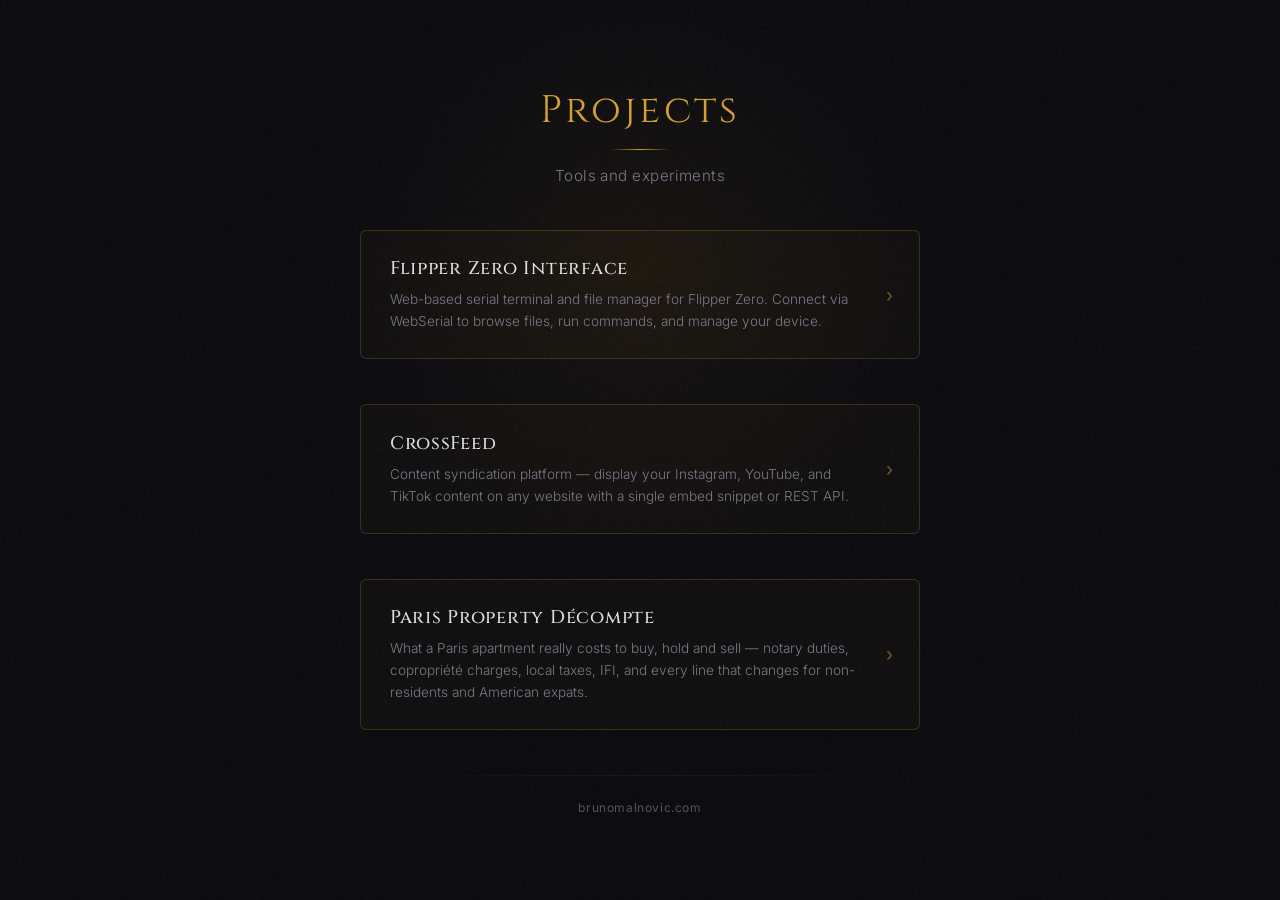
<file: index.html>
<!DOCTYPE html>
<html lang="en">
<head>
    <meta charset="UTF-8">
    <meta name="viewport" content="width=device-width, initial-scale=1.0">
    <title>Projects — Bruno Malnovic</title>
    <meta name="description" content="Tools and experiments by Bruno Malnovic.">
    <link rel="canonical" href="https://projects.brunomalnovic.com/">
    <meta property="og:title" content="Projects — Bruno Malnovic">
    <meta property="og:description" content="Tools and experiments by Bruno Malnovic.">
    <meta property="og:url" content="https://projects.brunomalnovic.com/">
    <meta property="og:type" content="website">
    <link rel="preconnect" href="https://fonts.googleapis.com">
    <link rel="preconnect" href="https://fonts.gstatic.com" crossorigin>
    <link href="https://fonts.googleapis.com/css2?family=Cinzel:wght@400;500&family=Inter:wght@300;400&display=swap" rel="stylesheet">
    <style>
        * { margin: 0; padding: 0; box-sizing: border-box; }

        body {
            font-family: 'Inter', -apple-system, BlinkMacSystemFont, sans-serif;
            background: #0a0a0f;
            color: #e0e0e0;
            min-height: 100vh;
            display: flex;
            flex-direction: column;
            align-items: center;
            justify-content: center;
            padding: 2rem;
            overflow-x: hidden;
        }

        body::before {
            content: '';
            position: fixed;
            inset: 0;
            background-image: url("data:image/svg+xml,%3Csvg viewBox='0 0 256 256' xmlns='http://www.w3.org/2000/svg'%3E%3Cfilter id='n'%3E%3CfeTurbulence type='fractalNoise' baseFrequency='0.9' numOctaves='4' stitchTiles='stitch'/%3E%3C/filter%3E%3Crect width='100%25' height='100%25' filter='url(%23n)' opacity='0.03'/%3E%3C/svg%3E");
            pointer-events: none;
            z-index: 0;
        }

        body::after {
            content: '';
            position: fixed;
            top: 30%;
            left: 50%;
            width: 600px;
            height: 600px;
            background: radial-gradient(circle, rgba(224, 153, 0, 0.06) 0%, transparent 70%);
            transform: translate(-50%, -50%);
            pointer-events: none;
            z-index: 0;
        }

        .container {
            max-width: 560px;
            width: 100%;
            text-align: center;
            position: relative;
            z-index: 1;
            animation: fadeIn 0.8s ease-out;
        }

        @keyframes fadeIn {
            from { opacity: 0; transform: translateY(16px); }
            to { opacity: 1; transform: translateY(0); }
        }

        h1 {
            font-family: 'Cinzel', Georgia, serif;
            font-size: 2.4rem;
            font-weight: 400;
            letter-spacing: 0.08em;
            color: #d4a030;
            margin-bottom: 0.8rem;
        }

        .rule {
            width: 60px;
            height: 1px;
            background: linear-gradient(90deg, transparent, #d4a030, transparent);
            margin: 0 auto 1rem;
        }

        .subtitle {
            font-size: 0.95rem;
            font-weight: 300;
            color: #7a7a8a;
            margin-bottom: 2.8rem;
            letter-spacing: 0.03em;
        }

        .project-card {
            display: block;
            padding: 1.6rem 1.8rem;
            border: 1px solid rgba(212, 168, 48, 0.2);
            border-radius: 6px;
            background: rgba(212, 168, 48, 0.03);
            text-decoration: none;
            color: inherit;
            text-align: left;
            transition: all 0.3s ease;
            position: relative;
            margin-bottom: 2.8rem;
        }

        .project-card:hover {
            background: rgba(212, 168, 48, 0.08);
            border-color: rgba(212, 168, 48, 0.45);
            box-shadow: 0 0 24px rgba(212, 168, 48, 0.06);
            transform: translateY(-2px);
        }

        .project-card .arrow {
            position: absolute;
            right: 1.6rem;
            top: 50%;
            transform: translateY(-50%);
            font-size: 1.2rem;
            color: #d4a030;
            opacity: 0.5;
            transition: all 0.3s ease;
        }

        .project-card:hover .arrow {
            opacity: 1;
            transform: translateY(-50%) translateX(3px);
        }

        .project-card .title {
            font-family: 'Cinzel', Georgia, serif;
            font-size: 1.15rem;
            font-weight: 500;
            color: #e0e0e0;
            margin-bottom: 0.5rem;
            letter-spacing: 0.04em;
        }

        .project-card .desc {
            font-size: 0.85rem;
            font-weight: 300;
            color: #7a7a8a;
            line-height: 1.6;
            padding-right: 2rem;
        }

        .divider {
            width: 100%;
            height: 1px;
            background: linear-gradient(90deg, transparent, rgba(255,255,255,0.06), transparent);
            margin-bottom: 1.5rem;
        }

        .footer {
            font-size: 0.75rem;
            color: #444;
            letter-spacing: 0.05em;
        }

        .footer a {
            color: #555;
            text-decoration: none;
            transition: color 0.3s ease;
        }

        .footer a:hover {
            color: #d4a030;
        }

        @media (max-width: 480px) {
            h1 { font-size: 1.8rem; }
            .project-card { padding: 1.2rem 1.4rem; }
        }
    </style>
</head>
<body>
    <div class="container">
        <h1>Projects</h1>
        <div class="rule"></div>
        <p class="subtitle">Tools and experiments</p>

        <a href="/flipper/" class="project-card">
            <div class="title">Flipper Zero Interface</div>
            <div class="desc">Web-based serial terminal and file manager for Flipper Zero. Connect via WebSerial to browse files, run commands, and manage your device.</div>
            <span class="arrow">&rsaquo;</span>
        </a>

        <a href="https://crossfeed.brunomalnovic.com" class="project-card">
            <div class="title">CrossFeed</div>
            <div class="desc">Content syndication platform — display your Instagram, YouTube, and TikTok content on any website with a single embed snippet or REST API.</div>
            <span class="arrow">&rsaquo;</span>
        </a>

        <a href="/paris/" class="project-card">
            <div class="title">Paris Property D&eacute;compte</div>
            <div class="desc">What a Paris apartment really costs to buy, hold and sell &mdash; notary duties, copropri&eacute;t&eacute; charges, local taxes, IFI, and every line that changes for non-residents and American expats.</div>
            <span class="arrow">&rsaquo;</span>
        </a>

        <div class="divider"></div>
        <p class="footer"><a href="https://brunomalnovic.com">brunomalnovic.com</a></p>
    </div>
</body>
</html>
</file>
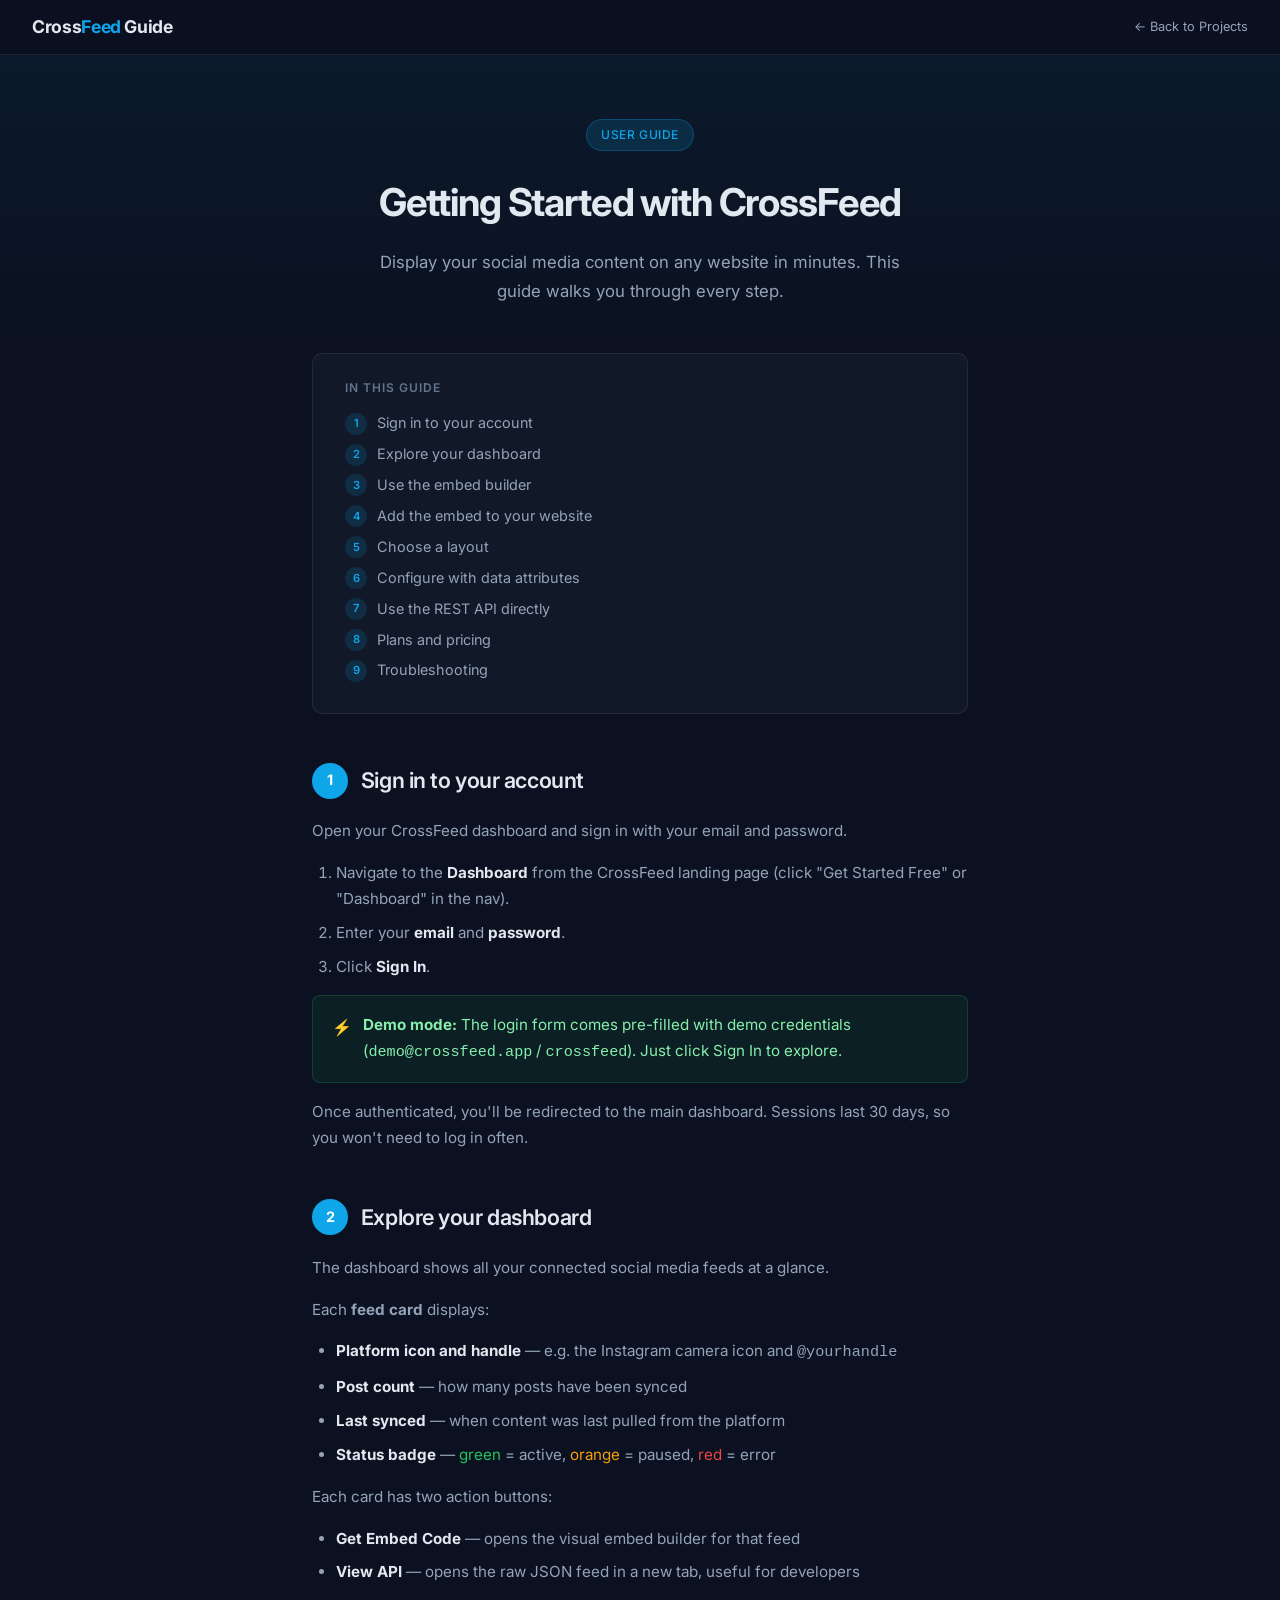
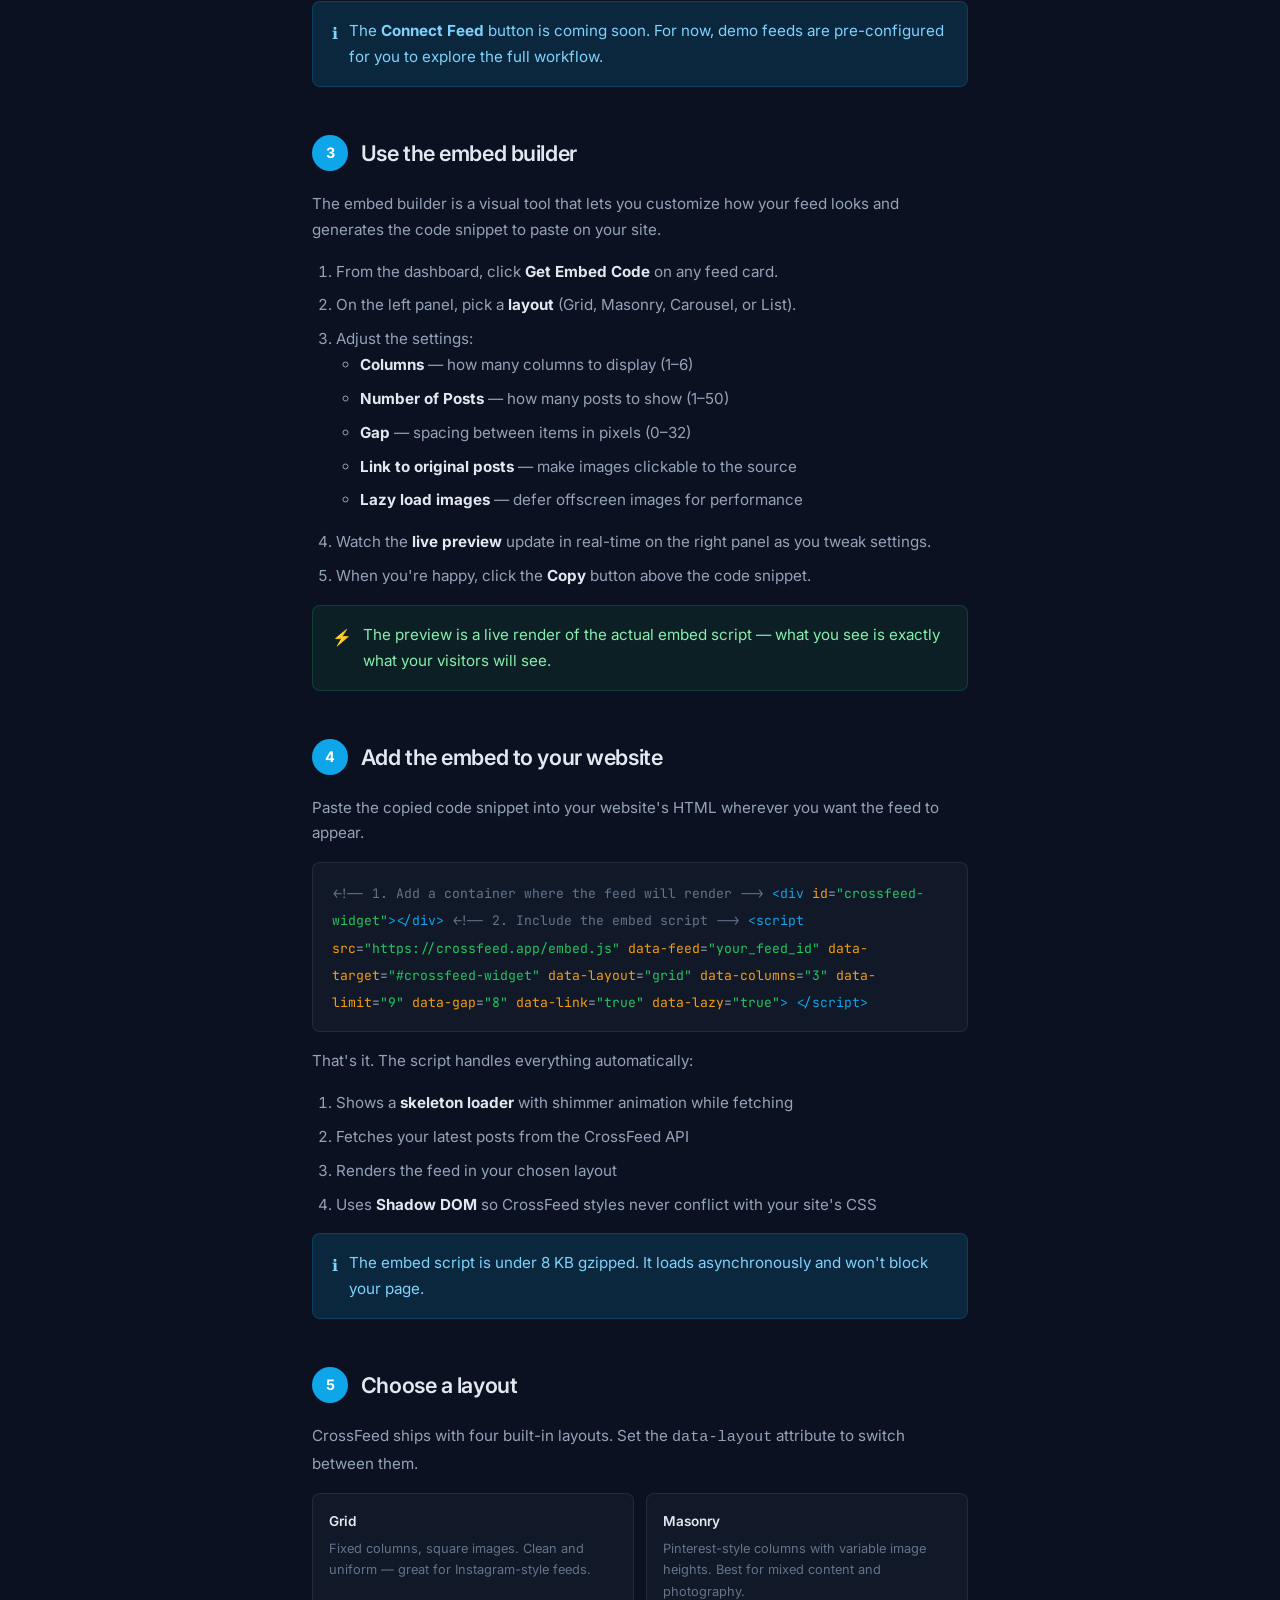
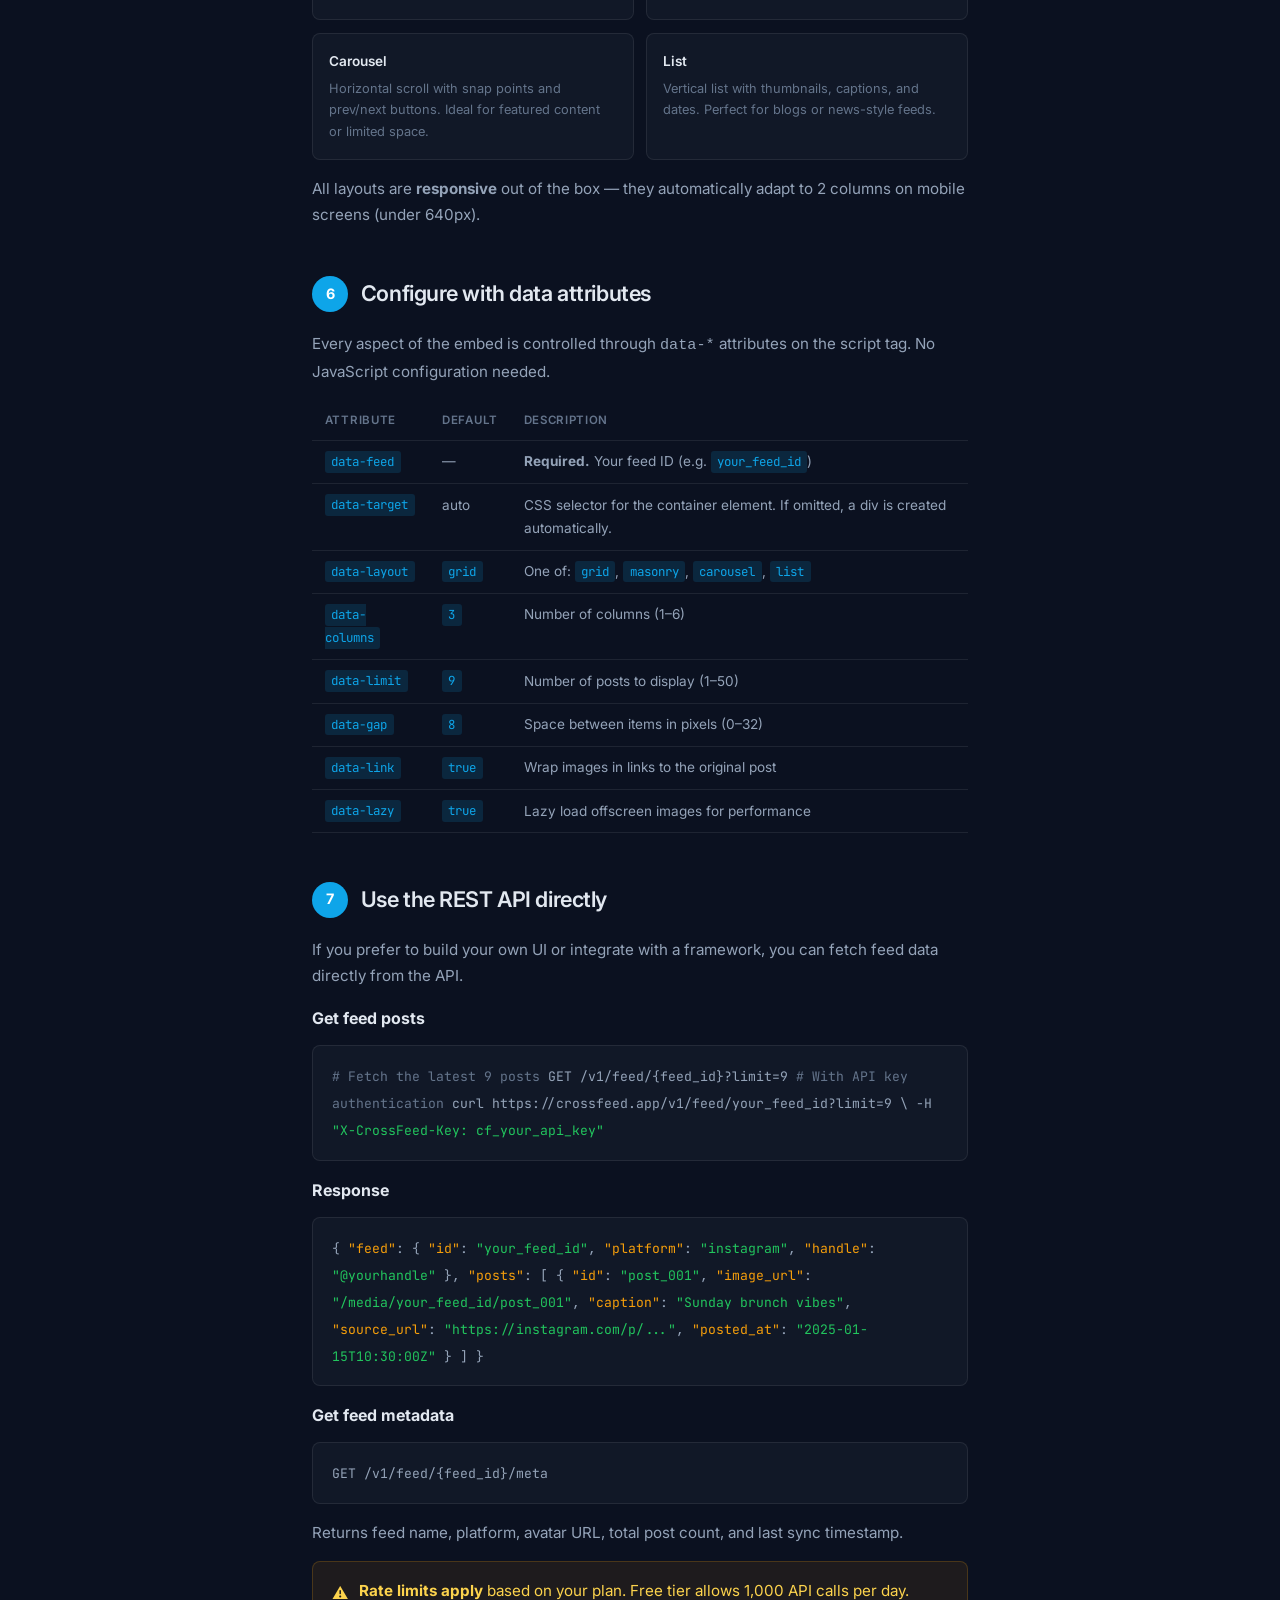
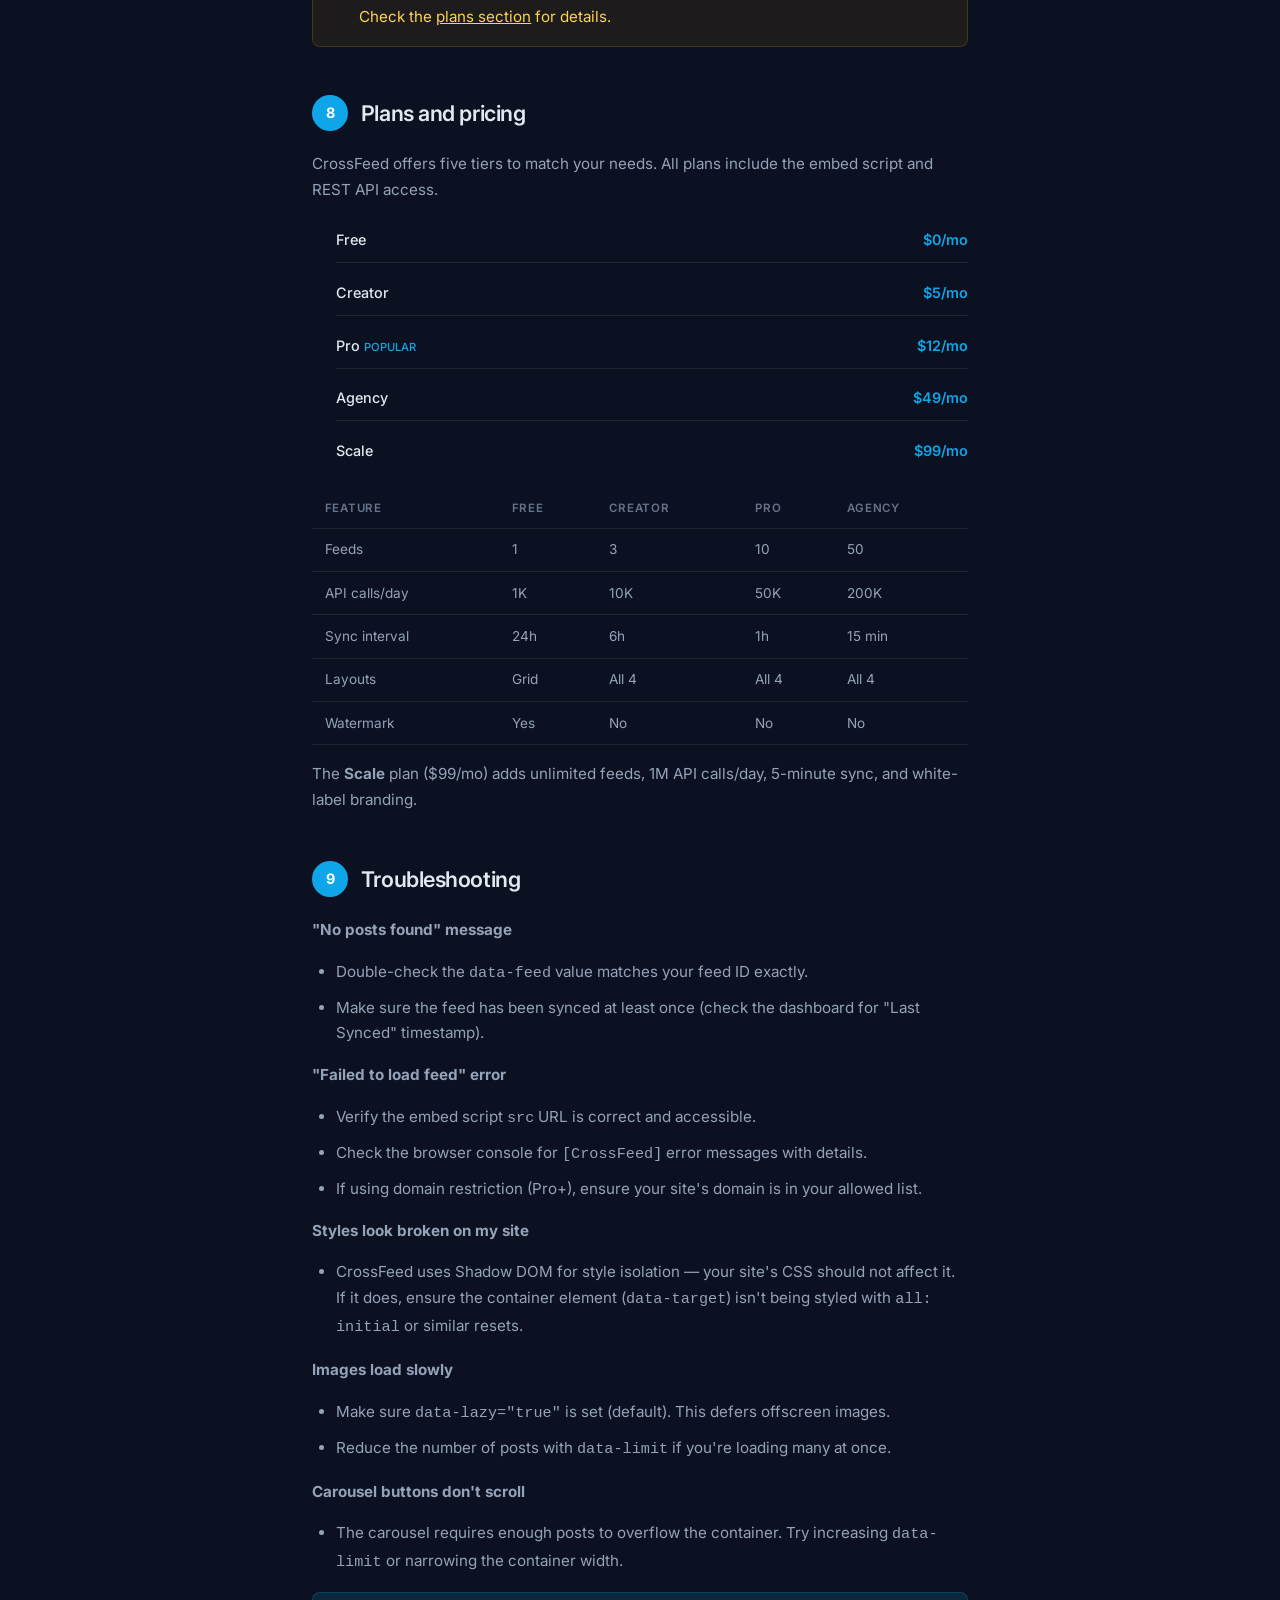
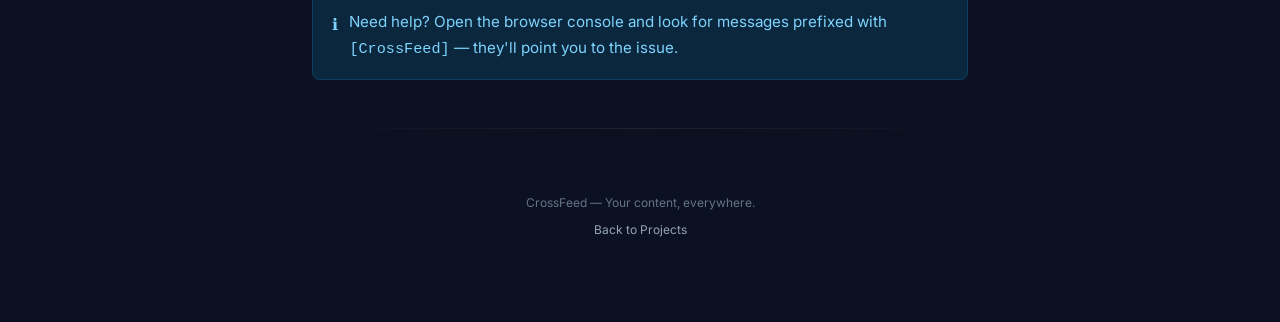
<file: crossfeed/index.html>
<!DOCTYPE html>
<html lang="en">
<head>
    <meta charset="UTF-8">
    <meta name="viewport" content="width=device-width, initial-scale=1.0">
    <title>CrossFeed User Guide</title>
    <meta name="description" content="Step-by-step guide to using CrossFeed — display your social media content on any website.">
    <link rel="preconnect" href="https://fonts.googleapis.com">
    <link rel="preconnect" href="https://fonts.gstatic.com" crossorigin>
    <link href="https://fonts.googleapis.com/css2?family=Inter:wght@300;400;500;600;700&family=JetBrains+Mono:wght@400;500&display=swap" rel="stylesheet">
    <style>
        * { margin: 0; padding: 0; box-sizing: border-box; }

        :root {
            --cf-blue: #0ea5e9;
            --cf-blue-dim: rgba(14, 165, 233, 0.15);
            --cf-blue-glow: rgba(14, 165, 233, 0.3);
            --cf-bg: #0b1120;
            --cf-surface: #111827;
            --cf-surface-2: #1e293b;
            --cf-border: rgba(255, 255, 255, 0.08);
            --cf-text: #e2e8f0;
            --cf-text-dim: #94a3b8;
            --cf-text-faint: #64748b;
            --cf-green: #22c55e;
            --cf-orange: #f59e0b;
            --cf-red: #ef4444;
        }

        body {
            font-family: 'Inter', -apple-system, BlinkMacSystemFont, sans-serif;
            background: var(--cf-bg);
            color: var(--cf-text);
            line-height: 1.7;
            -webkit-font-smoothing: antialiased;
        }

        /* Nav */
        .nav {
            position: sticky;
            top: 0;
            z-index: 100;
            background: rgba(11, 17, 32, 0.85);
            backdrop-filter: blur(12px);
            border-bottom: 1px solid var(--cf-border);
            padding: 0.75rem 2rem;
            display: flex;
            align-items: center;
            justify-content: space-between;
        }

        .nav-logo {
            font-size: 1.1rem;
            font-weight: 700;
            color: var(--cf-text);
            text-decoration: none;
            letter-spacing: -0.02em;
        }

        .nav-logo span { color: var(--cf-blue); }

        .nav-back {
            font-size: 0.8rem;
            color: var(--cf-text-dim);
            text-decoration: none;
            transition: color 0.2s;
        }

        .nav-back:hover { color: var(--cf-blue); }

        /* Hero */
        .hero {
            text-align: center;
            padding: 4rem 2rem 3rem;
            background: linear-gradient(180deg, rgba(14, 165, 233, 0.06) 0%, transparent 100%);
        }

        .hero-badge {
            display: inline-block;
            padding: 0.3rem 0.9rem;
            background: var(--cf-blue-dim);
            border: 1px solid rgba(14, 165, 233, 0.25);
            border-radius: 20px;
            font-size: 0.75rem;
            font-weight: 500;
            color: var(--cf-blue);
            letter-spacing: 0.05em;
            text-transform: uppercase;
            margin-bottom: 1.2rem;
        }

        .hero h1 {
            font-size: 2.4rem;
            font-weight: 700;
            letter-spacing: -0.03em;
            margin-bottom: 0.8rem;
        }

        .hero p {
            font-size: 1.05rem;
            color: var(--cf-text-dim);
            max-width: 520px;
            margin: 0 auto;
        }

        /* Content */
        .content {
            max-width: 720px;
            margin: 0 auto;
            padding: 0 2rem 4rem;
        }

        /* TOC */
        .toc {
            background: var(--cf-surface);
            border: 1px solid var(--cf-border);
            border-radius: 10px;
            padding: 1.5rem 2rem;
            margin-bottom: 3rem;
        }

        .toc-title {
            font-size: 0.75rem;
            font-weight: 600;
            text-transform: uppercase;
            letter-spacing: 0.08em;
            color: var(--cf-text-faint);
            margin-bottom: 0.8rem;
        }

        .toc ol {
            list-style: none;
            counter-reset: toc;
        }

        .toc li {
            counter-increment: toc;
            margin-bottom: 0.4rem;
        }

        .toc li a {
            color: var(--cf-text-dim);
            text-decoration: none;
            font-size: 0.9rem;
            transition: color 0.2s;
            display: flex;
            align-items: center;
            gap: 0.6rem;
        }

        .toc li a::before {
            content: counter(toc);
            display: inline-flex;
            align-items: center;
            justify-content: center;
            width: 22px;
            height: 22px;
            border-radius: 50%;
            background: var(--cf-blue-dim);
            color: var(--cf-blue);
            font-size: 0.7rem;
            font-weight: 600;
            flex-shrink: 0;
        }

        .toc li a:hover { color: var(--cf-blue); }

        /* Steps */
        .step {
            margin-bottom: 3rem;
            scroll-margin-top: 4rem;
        }

        .step-header {
            display: flex;
            align-items: center;
            gap: 0.8rem;
            margin-bottom: 1.2rem;
        }

        .step-number {
            display: inline-flex;
            align-items: center;
            justify-content: center;
            width: 36px;
            height: 36px;
            border-radius: 50%;
            background: var(--cf-blue);
            color: #fff;
            font-size: 0.9rem;
            font-weight: 700;
            flex-shrink: 0;
        }

        .step h2 {
            font-size: 1.35rem;
            font-weight: 600;
            letter-spacing: -0.02em;
        }

        .step p {
            color: var(--cf-text-dim);
            margin-bottom: 1rem;
            font-size: 0.95rem;
        }

        .step ul, .step ol {
            color: var(--cf-text-dim);
            margin-bottom: 1rem;
            padding-left: 1.5rem;
            font-size: 0.95rem;
        }

        .step li { margin-bottom: 0.5rem; }
        .step li strong { color: var(--cf-text); }

        /* Code blocks */
        .code-block {
            background: var(--cf-surface);
            border: 1px solid var(--cf-border);
            border-radius: 8px;
            padding: 1rem 1.2rem;
            margin-bottom: 1rem;
            overflow-x: auto;
            position: relative;
        }

        .code-block code {
            font-family: 'JetBrains Mono', monospace;
            font-size: 0.82rem;
            line-height: 1.8;
            color: var(--cf-text-dim);
        }

        .code-block .tag { color: var(--cf-blue); }
        .code-block .attr { color: var(--cf-orange); }
        .code-block .val { color: var(--cf-green); }
        .code-block .comment { color: var(--cf-text-faint); }

        /* Callout boxes */
        .callout {
            border-radius: 8px;
            padding: 1rem 1.2rem;
            margin-bottom: 1rem;
            font-size: 0.88rem;
            display: flex;
            gap: 0.7rem;
            align-items: flex-start;
        }

        .callout-icon { font-size: 1rem; flex-shrink: 0; margin-top: 0.1rem; }
        .callout p { margin-bottom: 0; color: inherit; }

        .callout-tip {
            background: rgba(34, 197, 94, 0.08);
            border: 1px solid rgba(34, 197, 94, 0.2);
            color: #86efac;
        }

        .callout-info {
            background: var(--cf-blue-dim);
            border: 1px solid rgba(14, 165, 233, 0.2);
            color: #7dd3fc;
        }

        .callout-warn {
            background: rgba(245, 158, 11, 0.08);
            border: 1px solid rgba(245, 158, 11, 0.2);
            color: #fcd34d;
        }

        /* Config table */
        .config-table {
            width: 100%;
            border-collapse: collapse;
            margin-bottom: 1rem;
            font-size: 0.85rem;
        }

        .config-table th {
            text-align: left;
            font-weight: 600;
            font-size: 0.72rem;
            text-transform: uppercase;
            letter-spacing: 0.06em;
            color: var(--cf-text-faint);
            padding: 0.6rem 0.8rem;
            border-bottom: 1px solid var(--cf-border);
        }

        .config-table td {
            padding: 0.6rem 0.8rem;
            border-bottom: 1px solid var(--cf-border);
            color: var(--cf-text-dim);
            vertical-align: top;
        }

        .config-table code {
            font-family: 'JetBrains Mono', monospace;
            font-size: 0.78rem;
            color: var(--cf-blue);
            background: var(--cf-blue-dim);
            padding: 0.15rem 0.4rem;
            border-radius: 3px;
        }

        /* Layout cards */
        .layout-grid {
            display: grid;
            grid-template-columns: 1fr 1fr;
            gap: 0.8rem;
            margin-bottom: 1rem;
        }

        .layout-card {
            background: var(--cf-surface);
            border: 1px solid var(--cf-border);
            border-radius: 8px;
            padding: 1rem;
        }

        .layout-card h4 {
            font-size: 0.85rem;
            font-weight: 600;
            margin-bottom: 0.3rem;
        }

        .layout-card p {
            font-size: 0.8rem;
            color: var(--cf-text-faint);
            margin-bottom: 0;
        }

        /* Pricing mini-table */
        .pricing-list {
            list-style: none;
            padding: 0;
        }

        .pricing-list li {
            display: flex;
            justify-content: space-between;
            padding: 0.6rem 0;
            border-bottom: 1px solid var(--cf-border);
            font-size: 0.9rem;
        }

        .pricing-list li:last-child { border-bottom: none; }
        .pricing-list .plan-name { font-weight: 500; color: var(--cf-text); }
        .pricing-list .plan-price { color: var(--cf-blue); font-weight: 600; }

        /* Divider */
        .divider {
            height: 1px;
            background: linear-gradient(90deg, transparent, var(--cf-border), transparent);
            margin: 2rem 0;
        }

        /* Footer */
        .footer {
            text-align: center;
            padding: 2rem;
            font-size: 0.75rem;
            color: var(--cf-text-faint);
        }

        .footer a {
            color: var(--cf-text-dim);
            text-decoration: none;
            transition: color 0.2s;
        }

        .footer a:hover { color: var(--cf-blue); }

        /* Screenshot placeholder */
        .screenshot {
            background: var(--cf-surface);
            border: 1px solid var(--cf-border);
            border-radius: 8px;
            padding: 2rem;
            text-align: center;
            color: var(--cf-text-faint);
            font-size: 0.85rem;
            margin-bottom: 1rem;
        }

        @media (max-width: 600px) {
            .hero h1 { font-size: 1.7rem; }
            .layout-grid { grid-template-columns: 1fr; }
            .nav { padding: 0.75rem 1rem; }
            .content { padding: 0 1.2rem 3rem; }
        }
    </style>
</head>
<body>

<nav class="nav">
    <a href="#" class="nav-logo">Cross<span>Feed</span> Guide</a>
    <a href="/" class="nav-back">&larr; Back to Projects</a>
</nav>

<section class="hero">
    <div class="hero-badge">User Guide</div>
    <h1>Getting Started with CrossFeed</h1>
    <p>Display your social media content on any website in minutes. This guide walks you through every step.</p>
</section>

<main class="content">

    <nav class="toc">
        <div class="toc-title">In this guide</div>
        <ol>
            <li><a href="#sign-in">Sign in to your account</a></li>
            <li><a href="#dashboard">Explore your dashboard</a></li>
            <li><a href="#embed-builder">Use the embed builder</a></li>
            <li><a href="#add-to-site">Add the embed to your website</a></li>
            <li><a href="#layouts">Choose a layout</a></li>
            <li><a href="#config">Configure with data attributes</a></li>
            <li><a href="#api">Use the REST API directly</a></li>
            <li><a href="#plans">Plans and pricing</a></li>
            <li><a href="#troubleshooting">Troubleshooting</a></li>
        </ol>
    </nav>

    <!-- Step 1 -->
    <section class="step" id="sign-in">
        <div class="step-header">
            <span class="step-number">1</span>
            <h2>Sign in to your account</h2>
        </div>
        <p>Open your CrossFeed dashboard and sign in with your email and password.</p>
        <ol>
            <li>Navigate to the <strong>Dashboard</strong> from the CrossFeed landing page (click "Get Started Free" or "Dashboard" in the nav).</li>
            <li>Enter your <strong>email</strong> and <strong>password</strong>.</li>
            <li>Click <strong>Sign In</strong>.</li>
        </ol>
        <div class="callout callout-tip">
            <span class="callout-icon">&#9889;</span>
            <p><strong>Demo mode:</strong> The login form comes pre-filled with demo credentials (<code>demo@crossfeed.app</code> / <code>crossfeed</code>). Just click Sign In to explore.</p>
        </div>
        <p>Once authenticated, you'll be redirected to the main dashboard. Sessions last 30 days, so you won't need to log in often.</p>
    </section>

    <!-- Step 2 -->
    <section class="step" id="dashboard">
        <div class="step-header">
            <span class="step-number">2</span>
            <h2>Explore your dashboard</h2>
        </div>
        <p>The dashboard shows all your connected social media feeds at a glance.</p>
        <p>Each <strong>feed card</strong> displays:</p>
        <ul>
            <li><strong>Platform icon and handle</strong> &mdash; e.g. the Instagram camera icon and <code>@yourhandle</code></li>
            <li><strong>Post count</strong> &mdash; how many posts have been synced</li>
            <li><strong>Last synced</strong> &mdash; when content was last pulled from the platform</li>
            <li><strong>Status badge</strong> &mdash; <span style="color: var(--cf-green);">green</span> = active, <span style="color: var(--cf-orange);">orange</span> = paused, <span style="color: var(--cf-red);">red</span> = error</li>
        </ul>
        <p>Each card has two action buttons:</p>
        <ul>
            <li><strong>Get Embed Code</strong> &mdash; opens the visual embed builder for that feed</li>
            <li><strong>View API</strong> &mdash; opens the raw JSON feed in a new tab, useful for developers</li>
        </ul>
        <div class="callout callout-info">
            <span class="callout-icon">&#8505;</span>
            <p>The <strong>Connect Feed</strong> button is coming soon. For now, demo feeds are pre-configured for you to explore the full workflow.</p>
        </div>
    </section>

    <!-- Step 3 -->
    <section class="step" id="embed-builder">
        <div class="step-header">
            <span class="step-number">3</span>
            <h2>Use the embed builder</h2>
        </div>
        <p>The embed builder is a visual tool that lets you customize how your feed looks and generates the code snippet to paste on your site.</p>
        <ol>
            <li>From the dashboard, click <strong>Get Embed Code</strong> on any feed card.</li>
            <li>On the left panel, pick a <strong>layout</strong> (Grid, Masonry, Carousel, or List).</li>
            <li>Adjust the settings:
                <ul>
                    <li><strong>Columns</strong> &mdash; how many columns to display (1&ndash;6)</li>
                    <li><strong>Number of Posts</strong> &mdash; how many posts to show (1&ndash;50)</li>
                    <li><strong>Gap</strong> &mdash; spacing between items in pixels (0&ndash;32)</li>
                    <li><strong>Link to original posts</strong> &mdash; make images clickable to the source</li>
                    <li><strong>Lazy load images</strong> &mdash; defer offscreen images for performance</li>
                </ul>
            </li>
            <li>Watch the <strong>live preview</strong> update in real-time on the right panel as you tweak settings.</li>
            <li>When you're happy, click the <strong>Copy</strong> button above the code snippet.</li>
        </ol>
        <div class="callout callout-tip">
            <span class="callout-icon">&#9889;</span>
            <p>The preview is a live render of the actual embed script &mdash; what you see is exactly what your visitors will see.</p>
        </div>
    </section>

    <!-- Step 4 -->
    <section class="step" id="add-to-site">
        <div class="step-header">
            <span class="step-number">4</span>
            <h2>Add the embed to your website</h2>
        </div>
        <p>Paste the copied code snippet into your website's HTML wherever you want the feed to appear.</p>

        <div class="code-block"><code><span class="comment">&lt;!-- 1. Add a container where the feed will render --&gt;</span>
<span class="tag">&lt;div</span> <span class="attr">id</span>=<span class="val">"crossfeed-widget"</span><span class="tag">&gt;&lt;/div&gt;</span>

<span class="comment">&lt;!-- 2. Include the embed script --&gt;</span>
<span class="tag">&lt;script</span> <span class="attr">src</span>=<span class="val">"https://crossfeed.app/embed.js"</span>
  <span class="attr">data-feed</span>=<span class="val">"your_feed_id"</span>
  <span class="attr">data-target</span>=<span class="val">"#crossfeed-widget"</span>
  <span class="attr">data-layout</span>=<span class="val">"grid"</span>
  <span class="attr">data-columns</span>=<span class="val">"3"</span>
  <span class="attr">data-limit</span>=<span class="val">"9"</span>
  <span class="attr">data-gap</span>=<span class="val">"8"</span>
  <span class="attr">data-link</span>=<span class="val">"true"</span>
  <span class="attr">data-lazy</span>=<span class="val">"true"</span><span class="tag">&gt;</span>
<span class="tag">&lt;/script&gt;</span></code></div>

        <p>That's it. The script handles everything automatically:</p>
        <ol>
            <li>Shows a <strong>skeleton loader</strong> with shimmer animation while fetching</li>
            <li>Fetches your latest posts from the CrossFeed API</li>
            <li>Renders the feed in your chosen layout</li>
            <li>Uses <strong>Shadow DOM</strong> so CrossFeed styles never conflict with your site's CSS</li>
        </ol>

        <div class="callout callout-info">
            <span class="callout-icon">&#8505;</span>
            <p>The embed script is under 8 KB gzipped. It loads asynchronously and won't block your page.</p>
        </div>
    </section>

    <!-- Step 5 -->
    <section class="step" id="layouts">
        <div class="step-header">
            <span class="step-number">5</span>
            <h2>Choose a layout</h2>
        </div>
        <p>CrossFeed ships with four built-in layouts. Set the <code>data-layout</code> attribute to switch between them.</p>

        <div class="layout-grid">
            <div class="layout-card">
                <h4>Grid</h4>
                <p>Fixed columns, square images. Clean and uniform &mdash; great for Instagram-style feeds.</p>
            </div>
            <div class="layout-card">
                <h4>Masonry</h4>
                <p>Pinterest-style columns with variable image heights. Best for mixed content and photography.</p>
            </div>
            <div class="layout-card">
                <h4>Carousel</h4>
                <p>Horizontal scroll with snap points and prev/next buttons. Ideal for featured content or limited space.</p>
            </div>
            <div class="layout-card">
                <h4>List</h4>
                <p>Vertical list with thumbnails, captions, and dates. Perfect for blogs or news-style feeds.</p>
            </div>
        </div>

        <p>All layouts are <strong>responsive</strong> out of the box &mdash; they automatically adapt to 2 columns on mobile screens (under 640px).</p>
    </section>

    <!-- Step 6 -->
    <section class="step" id="config">
        <div class="step-header">
            <span class="step-number">6</span>
            <h2>Configure with data attributes</h2>
        </div>
        <p>Every aspect of the embed is controlled through <code>data-*</code> attributes on the script tag. No JavaScript configuration needed.</p>

        <table class="config-table">
            <thead>
                <tr>
                    <th>Attribute</th>
                    <th>Default</th>
                    <th>Description</th>
                </tr>
            </thead>
            <tbody>
                <tr>
                    <td><code>data-feed</code></td>
                    <td>&mdash;</td>
                    <td><strong>Required.</strong> Your feed ID (e.g. <code>your_feed_id</code>)</td>
                </tr>
                <tr>
                    <td><code>data-target</code></td>
                    <td>auto</td>
                    <td>CSS selector for the container element. If omitted, a div is created automatically.</td>
                </tr>
                <tr>
                    <td><code>data-layout</code></td>
                    <td><code>grid</code></td>
                    <td>One of: <code>grid</code>, <code>masonry</code>, <code>carousel</code>, <code>list</code></td>
                </tr>
                <tr>
                    <td><code>data-columns</code></td>
                    <td><code>3</code></td>
                    <td>Number of columns (1&ndash;6)</td>
                </tr>
                <tr>
                    <td><code>data-limit</code></td>
                    <td><code>9</code></td>
                    <td>Number of posts to display (1&ndash;50)</td>
                </tr>
                <tr>
                    <td><code>data-gap</code></td>
                    <td><code>8</code></td>
                    <td>Space between items in pixels (0&ndash;32)</td>
                </tr>
                <tr>
                    <td><code>data-link</code></td>
                    <td><code>true</code></td>
                    <td>Wrap images in links to the original post</td>
                </tr>
                <tr>
                    <td><code>data-lazy</code></td>
                    <td><code>true</code></td>
                    <td>Lazy load offscreen images for performance</td>
                </tr>
            </tbody>
        </table>
    </section>

    <!-- Step 7 -->
    <section class="step" id="api">
        <div class="step-header">
            <span class="step-number">7</span>
            <h2>Use the REST API directly</h2>
        </div>
        <p>If you prefer to build your own UI or integrate with a framework, you can fetch feed data directly from the API.</p>

        <h3 style="font-size: 1rem; margin-bottom: 0.8rem;">Get feed posts</h3>
        <div class="code-block"><code><span class="comment"># Fetch the latest 9 posts</span>
GET /v1/feed/{feed_id}?limit=9

<span class="comment"># With API key authentication</span>
curl https://crossfeed.app/v1/feed/your_feed_id?limit=9 \
  -H <span class="val">"X-CrossFeed-Key: cf_your_api_key"</span></code></div>

        <h3 style="font-size: 1rem; margin-bottom: 0.8rem;">Response</h3>
        <div class="code-block"><code>{
  <span class="attr">"feed"</span>: {
    <span class="attr">"id"</span>: <span class="val">"your_feed_id"</span>,
    <span class="attr">"platform"</span>: <span class="val">"instagram"</span>,
    <span class="attr">"handle"</span>: <span class="val">"@yourhandle"</span>
  },
  <span class="attr">"posts"</span>: [
    {
      <span class="attr">"id"</span>: <span class="val">"post_001"</span>,
      <span class="attr">"image_url"</span>: <span class="val">"/media/your_feed_id/post_001"</span>,
      <span class="attr">"caption"</span>: <span class="val">"Sunday brunch vibes"</span>,
      <span class="attr">"source_url"</span>: <span class="val">"https://instagram.com/p/..."</span>,
      <span class="attr">"posted_at"</span>: <span class="val">"2025-01-15T10:30:00Z"</span>
    }
  ]
}</code></div>

        <h3 style="font-size: 1rem; margin-bottom: 0.8rem;">Get feed metadata</h3>
        <div class="code-block"><code>GET /v1/feed/{feed_id}/meta</code></div>
        <p>Returns feed name, platform, avatar URL, total post count, and last sync timestamp.</p>

        <div class="callout callout-warn">
            <span class="callout-icon">&#9888;</span>
            <p><strong>Rate limits apply</strong> based on your plan. Free tier allows 1,000 API calls per day. Check the <a href="#plans" style="color: inherit; text-decoration: underline;">plans section</a> for details.</p>
        </div>
    </section>

    <!-- Step 8 -->
    <section class="step" id="plans">
        <div class="step-header">
            <span class="step-number">8</span>
            <h2>Plans and pricing</h2>
        </div>
        <p>CrossFeed offers five tiers to match your needs. All plans include the embed script and REST API access.</p>

        <ul class="pricing-list">
            <li>
                <span class="plan-name">Free</span>
                <span class="plan-price">$0/mo</span>
            </li>
            <li>
                <span class="plan-name">Creator</span>
                <span class="plan-price">$5/mo</span>
            </li>
            <li>
                <span class="plan-name">Pro <span style="color: var(--cf-blue); font-size: 0.7rem;">POPULAR</span></span>
                <span class="plan-price">$12/mo</span>
            </li>
            <li>
                <span class="plan-name">Agency</span>
                <span class="plan-price">$49/mo</span>
            </li>
            <li>
                <span class="plan-name">Scale</span>
                <span class="plan-price">$99/mo</span>
            </li>
        </ul>

        <table class="config-table" style="margin-top: 1rem;">
            <thead>
                <tr>
                    <th>Feature</th>
                    <th>Free</th>
                    <th>Creator</th>
                    <th>Pro</th>
                    <th>Agency</th>
                </tr>
            </thead>
            <tbody>
                <tr>
                    <td>Feeds</td>
                    <td>1</td>
                    <td>3</td>
                    <td>10</td>
                    <td>50</td>
                </tr>
                <tr>
                    <td>API calls/day</td>
                    <td>1K</td>
                    <td>10K</td>
                    <td>50K</td>
                    <td>200K</td>
                </tr>
                <tr>
                    <td>Sync interval</td>
                    <td>24h</td>
                    <td>6h</td>
                    <td>1h</td>
                    <td>15 min</td>
                </tr>
                <tr>
                    <td>Layouts</td>
                    <td>Grid</td>
                    <td>All 4</td>
                    <td>All 4</td>
                    <td>All 4</td>
                </tr>
                <tr>
                    <td>Watermark</td>
                    <td>Yes</td>
                    <td>No</td>
                    <td>No</td>
                    <td>No</td>
                </tr>
            </tbody>
        </table>

        <p style="margin-top: 0.8rem;">The <strong>Scale</strong> plan ($99/mo) adds unlimited feeds, 1M API calls/day, 5-minute sync, and white-label branding.</p>
    </section>

    <!-- Step 9 -->
    <section class="step" id="troubleshooting">
        <div class="step-header">
            <span class="step-number">9</span>
            <h2>Troubleshooting</h2>
        </div>

        <p><strong>"No posts found" message</strong></p>
        <ul>
            <li>Double-check the <code>data-feed</code> value matches your feed ID exactly.</li>
            <li>Make sure the feed has been synced at least once (check the dashboard for "Last Synced" timestamp).</li>
        </ul>

        <p><strong>"Failed to load feed" error</strong></p>
        <ul>
            <li>Verify the embed script <code>src</code> URL is correct and accessible.</li>
            <li>Check the browser console for <code>[CrossFeed]</code> error messages with details.</li>
            <li>If using domain restriction (Pro+), ensure your site's domain is in your allowed list.</li>
        </ul>

        <p><strong>Styles look broken on my site</strong></p>
        <ul>
            <li>CrossFeed uses Shadow DOM for style isolation &mdash; your site's CSS should not affect it. If it does, ensure the container element (<code>data-target</code>) isn't being styled with <code>all: initial</code> or similar resets.</li>
        </ul>

        <p><strong>Images load slowly</strong></p>
        <ul>
            <li>Make sure <code>data-lazy="true"</code> is set (default). This defers offscreen images.</li>
            <li>Reduce the number of posts with <code>data-limit</code> if you're loading many at once.</li>
        </ul>

        <p><strong>Carousel buttons don't scroll</strong></p>
        <ul>
            <li>The carousel requires enough posts to overflow the container. Try increasing <code>data-limit</code> or narrowing the container width.</li>
        </ul>

        <div class="callout callout-info">
            <span class="callout-icon">&#8505;</span>
            <p>Need help? Open the browser console and look for messages prefixed with <code>[CrossFeed]</code> &mdash; they'll point you to the issue.</p>
        </div>
    </section>

    <div class="divider"></div>

    <footer class="footer">
        <p>CrossFeed &mdash; Your content, everywhere.</p>
        <p style="margin-top: 0.4rem;"><a href="/">Back to Projects</a></p>
    </footer>

</main>

</body>
</html>
</file>
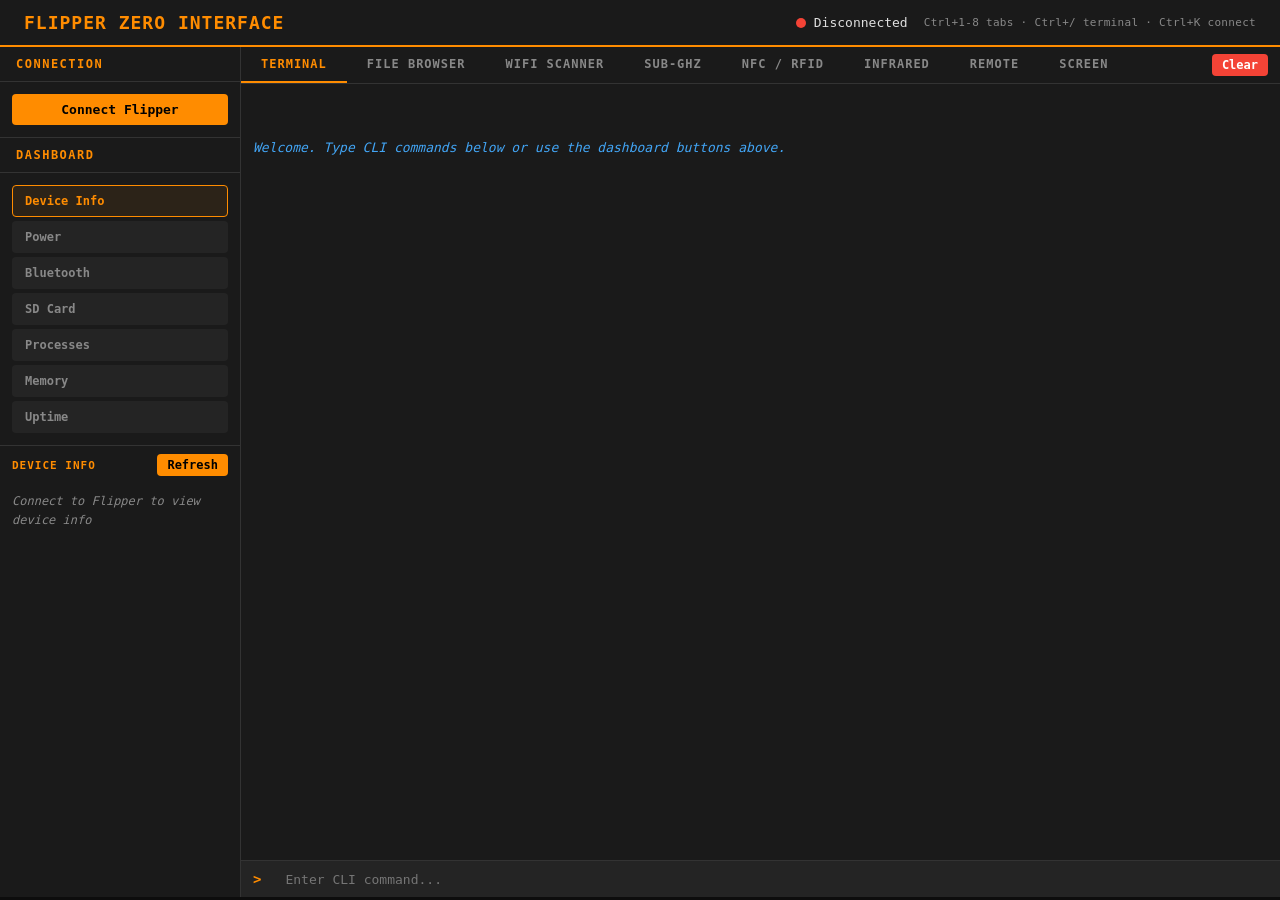
<file: flipper/index.html>
<!DOCTYPE html>
<html lang="en">
<head>
    <meta charset="UTF-8">
    <meta name="viewport" content="width=device-width, initial-scale=1.0">
    <title>Flipper Zero Interface</title>
    <link rel="stylesheet" href="style.css">
</head>
<body>
    <header>
        <h1>FLIPPER ZERO INTERFACE</h1>
        <div style="display: flex; align-items: center; gap: 16px;">
            <div class="status-badge">
                <div class="status-dot" id="statusDot"></div>
                <span id="statusText">Disconnected</span>
            </div>
            <span class="shortcut-hint">Ctrl+1-8 tabs &middot; Ctrl+/ terminal &middot; Ctrl+K connect</span>
        </div>
    </header>

    <div class="main-layout">
        <!-- Sidebar -->
        <div class="panel sidebar">
            <div class="panel-header">Connection</div>
            <div class="connect-section">
                <button class="btn btn-primary" id="connectBtn">Connect Flipper</button>
            </div>

            <div class="panel-header">Dashboard</div>
            <div class="panel-body quick-commands">
                <button class="btn btn-sm btn-quick active" data-cmd="device_info" data-label="Device Info">Device Info</button>
                <button class="btn btn-sm btn-quick" data-cmd="power info" data-label="Power">Power</button>
                <button class="btn btn-sm btn-quick" data-cmd="bt info" data-label="Bluetooth">Bluetooth</button>
                <button class="btn btn-sm btn-quick" data-cmd="storage info /ext" data-label="SD Card">SD Card</button>
                <button class="btn btn-sm btn-quick" data-cmd="ps" data-label="Processes">Processes</button>
                <button class="btn btn-sm btn-quick" data-cmd="free" data-label="Memory">Memory</button>
                <button class="btn btn-sm btn-quick" data-cmd="uptime" data-label="Uptime">Uptime</button>
            </div>

            <!-- Info output in sidebar -->
            <div class="sidebar-info">
                <div class="sidebar-info-header">
                    <span id="infoPanelTitle">Device Info</span>
                    <button class="btn btn-sm btn-primary" id="refreshInfoBtn">Refresh</button>
                </div>
                <div class="sidebar-info-output" id="infoOutput">
                    <div class="info-placeholder">Connect to Flipper to view device info</div>
                </div>
            </div>
        </div>

        <!-- Right panel — tabbed: Terminal / File Browser / WiFi -->
        <div class="panel bottom-panel">
            <div class="tab-bar">
                <button class="tab active" data-tab="terminal">Terminal</button>
                <button class="tab" data-tab="files">File Browser</button>
                <button class="tab" data-tab="wifi">WiFi Scanner</button>
                <button class="tab" data-tab="subghz">Sub-GHz</button>
                <button class="tab" data-tab="nfcrfid">NFC / RFID</button>
                <button class="tab" data-tab="ir">Infrared</button>
                <button class="tab" data-tab="remote">Remote</button>
                <button class="tab" data-tab="screen">Screen</button>
                <div class="tab-actions">
                    <button class="btn btn-sm btn-danger" id="clearTermBtn" style="display: inline;">Clear</button>
                    <button class="btn btn-sm btn-primary" id="exportTermBtn" style="display: none;">Export</button>
                    <button class="btn btn-sm btn-primary" id="mkdirBtn" style="display: none;">New Folder</button>
                    <button class="btn btn-sm btn-primary" id="refreshFilesBtn" style="display: none;">Refresh</button>
                </div>
            </div>

            <!-- Terminal tab -->
            <div class="tab-content active" id="tab-terminal">
                <div class="terminal-output" id="terminalOutput">
                    <div class="sys">Welcome. Type CLI commands below or use the dashboard buttons above.</div>
                </div>
                <div class="terminal-input">
                    <span>&gt;</span>
                    <input type="text" id="terminalInput" placeholder="Enter CLI command..." autofocus>
                </div>
            </div>

            <!-- File Browser tab -->
            <div class="tab-content" id="tab-files">
                <div class="files-body">
                    <div class="breadcrumb" id="breadcrumb"></div>
                    <ul class="file-list" id="fileList">
                        <li style="color: var(--text-dim)">Connect to Flipper to browse files</li>
                    </ul>
                    <div class="upload-zone" id="uploadZone">
                        Drop files here to upload, or click to select
                        <input type="file" id="fileInput" style="display: none" multiple>
                    </div>
                </div>
            </div>

            <!-- Sub-GHz tab -->
            <div class="tab-content" id="tab-subghz">
                <div class="wifi-toolbar">
                    <div class="wifi-connection">
                        <select class="port-select" id="subghzFreqSelect" style="width: auto; min-width: 200px; margin-bottom: 0;">
                            <option value="315000000">315 MHz — US garage doors</option>
                            <option value="433920000" selected>433.92 MHz — Remotes, weather stations</option>
                            <option value="868350000">868.35 MHz — EU smart home</option>
                            <option value="915000000">915 MHz — US ISM / LoRa</option>
                        </select>
                        <select class="port-select" id="subghzDuration" style="width: auto; min-width: 120px; margin-bottom: 0;">
                            <option value="10">10 sec</option>
                            <option value="20" selected>20 sec</option>
                            <option value="30">30 sec</option>
                            <option value="45">45 sec</option>
                            <option value="60">60 sec</option>
                        </select>
                    </div>
                    <div class="wifi-actions">
                        <button class="btn btn-sm btn-primary" id="subghzListenBtn">Listen</button>
                        <button class="btn btn-sm btn-primary" id="subghzListenRawBtn">Listen RAW</button>
                    </div>
                </div>
                <div class="subghz-split">
                    <div class="wifi-results" id="subghzResults">
                        <div class="info-placeholder">
                            Listen for Sub-GHz signals (remotes, garage doors, weather stations, doorbells).<br><br>
                            <span style="color: var(--text-dim); font-size: 12px;">
                                Select a frequency and duration, then click "Listen". Uses the Flipper's built-in CC1101 radio.
                                Press a remote or trigger a device during the listen window to capture its signal.
                            </span>
                        </div>
                    </div>
                    <div class="subghz-saved-panel">
                        <div class="panel-header" style="padding: 8px 12px; font-size: 11px;">Saved Signals</div>
                        <div class="subghz-saved-list" id="subghzSavedSignals">
                            <div style="color: var(--text-dim); font-size: 12px; padding: 16px; text-align: center;">No saved signals yet.<br><br>Capture signals with Listen, then save them here.</div>
                        </div>
                    </div>
                </div>
            </div>

            <!-- NFC / RFID tab -->
            <div class="tab-content" id="tab-nfcrfid">
                <div class="wifi-toolbar">
                    <div class="wifi-connection">
                        <select class="port-select" id="nfcrfidMode" style="width: auto; min-width: 200px; margin-bottom: 0;">
                            <option value="nfc">NFC (13.56 MHz) — badges, phones, NTAG, Mifare</option>
                            <option value="rfid">RFID (125 kHz) — keycards, EM4100, HID</option>
                            <option value="rfid_indala">RFID Indala (PSK) — Indala cards</option>
                        </select>
                        <select class="port-select" id="nfcrfidDuration" style="width: auto; min-width: 100px; margin-bottom: 0;">
                            <option value="10" selected>10 sec</option>
                            <option value="20">20 sec</option>
                            <option value="30">30 sec</option>
                        </select>
                    </div>
                    <div class="wifi-actions">
                        <button class="btn btn-sm btn-primary" id="nfcrfidScanBtn">Scan</button>
                    </div>
                </div>
                <div class="nfcrfid-split">
                    <div class="wifi-results" id="nfcrfidResults">
                        <div class="info-placeholder">
                            Read NFC tags (13.56 MHz) or RFID cards (125 kHz).<br><br>
                            <span style="color: var(--text-dim); font-size: 12px;">
                                Select the type, click "Scan", then hold the tag/card against the back of the Flipper.
                                NFC reads badges, transit cards, NTAG stickers, Mifare, and phone NFC.
                                RFID reads keycards, EM4100, HID ProxCards, and other 125 kHz cards.
                            </span>
                        </div>
                    </div>
                    <div class="nfcrfid-saved-panel">
                        <div class="panel-header" style="padding: 8px 12px; font-size: 11px;">Saved Tags</div>
                        <div class="nfcrfid-saved-list" id="nfcrfidSavedSignals">
                            <div style="color: var(--text-dim); font-size: 12px; padding: 16px; text-align: center;">No saved tags yet.<br><br>Scan NFC/RFID tags, then save them here.</div>
                        </div>
                    </div>
                </div>
            </div>

            <!-- WiFi Scanner tab -->
            <div class="tab-content" id="tab-wifi">
                <div class="wifi-toolbar">
                    <div class="wifi-connection">
                        <div class="status-badge">
                            <div class="status-dot" id="marauderStatusDot"></div>
                            <span id="marauderStatusText" style="font-size: 12px;">Bridge via Flipper UART</span>
                        </div>
                        <button class="btn btn-sm btn-primary" id="marauderConnectBtn" style="display: none;">Connect ESP32 USB</button>
                    </div>
                    <div class="wifi-actions">
                        <button class="btn btn-sm btn-primary" id="scanApBtn">Scan APs</button>
                        <button class="btn btn-sm btn-primary" id="scanStaBtn">Scan Stations</button>
                        <button class="btn btn-sm btn-danger" id="stopScanBtn">Stop</button>
                    </div>
                    <div class="wifi-connection" style="margin-top: 4px;">
                        <input type="text" id="marauderRawInput" class="port-select" style="flex: 1; min-width: 200px; margin-bottom: 0;" placeholder="Raw Marauder command (e.g. sniffbeacon, channel 6)">
                        <button class="btn btn-sm btn-primary" id="marauderRawBtn">Send</button>
                    </div>
                </div>
                <div class="wifi-results" id="wifiResults">
                    <div class="info-placeholder">
                        WiFi scanning via Marauder (ESP32 Dev Board over UART).<br><br>
                        <span style="color: var(--text-dim); font-size: 12px;">
                            Make sure your Flipper is connected above, then click "Scan APs" to find nearby networks.
                            Scans take ~10 seconds as commands are routed through the Flipper's UART to the ESP32.
                        </span>
                    </div>
                </div>
            </div>

            <!-- Infrared tab -->
            <div class="tab-content" id="tab-ir">
                <div class="wifi-toolbar">
                    <div class="wifi-connection">
                        <select class="port-select" id="irMode" style="width: auto; min-width: 180px; margin-bottom: 0;">
                            <option value="decoded">Learn (Decoded)</option>
                            <option value="raw">Learn (RAW)</option>
                        </select>
                        <select class="port-select" id="irDuration" style="width: auto; min-width: 100px; margin-bottom: 0;">
                            <option value="10" selected>10 sec</option>
                            <option value="15">15 sec</option>
                            <option value="20">20 sec</option>
                            <option value="30">30 sec</option>
                        </select>
                        <button class="btn btn-sm btn-primary" id="irLearnBtn">Learn</button>
                    </div>
                    <div class="wifi-connection" style="margin-top: 4px;">
                        <select class="port-select" id="irProtocol" style="width: auto; min-width: 120px; margin-bottom: 0;">
                            <option value="NEC" selected>NEC</option>
                            <option value="NECext">NECext</option>
                            <option value="Samsung32">Samsung32</option>
                            <option value="RC5">RC5</option>
                            <option value="RC6">RC6</option>
                            <option value="SIRC">SIRC</option>
                            <option value="SIRC15">SIRC15</option>
                            <option value="SIRC20">SIRC20</option>
                            <option value="Kaseikyo">Kaseikyo</option>
                            <option value="RCA">RCA</option>
                        </select>
                        <input type="text" id="irAddress" class="port-select" style="width: 80px; min-width: 80px; margin-bottom: 0;" placeholder="Address">
                        <input type="text" id="irCommand" class="port-select" style="width: 80px; min-width: 80px; margin-bottom: 0;" placeholder="Command">
                        <button class="btn btn-sm btn-primary" id="irTransmitBtn">Transmit</button>
                    </div>
                    <div class="wifi-connection" style="margin-top: 4px;">
                        <span style="font-size: 12px; color: var(--text-dim); margin-right: 4px;">Universal:</span>
                        <select class="port-select" id="irUniversalType" style="width: auto; min-width: 100px; margin-bottom: 0;">
                            <option value="tv" selected>TV</option>
                            <option value="ac">AC</option>
                            <option value="audio">Audio</option>
                        </select>
                        <div class="ir-universal-buttons" id="irUniversalButtons"></div>
                        <button class="btn btn-sm btn-primary" id="irdbOpenBtn" style="margin-left: auto;">Import from IRDB</button>
                    </div>
                </div>
                <div class="ir-split">
                    <div class="wifi-results" id="irResults">
                        <div class="info-placeholder">
                            Learn and transmit infrared signals (TV, AC, Audio remotes).<br><br>
                            <span style="color: var(--text-dim); font-size: 12px;">
                                Point a remote at the Flipper's IR receiver and click "Learn" to capture signals.
                                Use "Transmit" to replay captured signals, or use the Universal Remote buttons.
                            </span>
                        </div>
                    </div>
                    <div class="ir-saved-panel">
                        <div class="panel-header" style="padding: 8px 12px; font-size: 11px;">Remote</div>
                        <div class="ir-saved-list" id="irSavedSignals">
                            <div style="color: var(--text-dim); font-size: 12px; padding: 16px; text-align: center;">No signals yet.<br><br>Capture signals with Learn or import from IRDB.</div>
                        </div>
                    </div>
                </div>
            </div>

            <!-- Remote Control tab -->
            <div class="tab-content" id="tab-remote">
                <div class="remote-body">
                    <div class="info-placeholder" style="margin-bottom: 16px; text-align: center; padding: 8px;">
                        Virtual D-pad &mdash; click to send short press, hold 500ms+ for long press
                    </div>
                    <div class="dpad-container">
                        <div class="dpad-grid">
                            <div class="dpad-spacer"></div>
                            <button class="btn dpad-btn" data-key="up">&#9650;</button>
                            <div class="dpad-spacer"></div>
                            <button class="btn dpad-btn" data-key="left">&#9664;</button>
                            <button class="btn dpad-btn dpad-ok" data-key="ok">OK</button>
                            <button class="btn dpad-btn" data-key="right">&#9654;</button>
                            <div class="dpad-spacer"></div>
                            <button class="btn dpad-btn" data-key="down">&#9660;</button>
                            <div class="dpad-spacer"></div>
                        </div>
                        <button class="btn dpad-btn dpad-back" data-key="back">BACK</button>
                    </div>
                    <div class="remote-log" id="remoteLog"></div>
                </div>
            </div>

            <!-- Screen Mirror tab -->
            <div class="tab-content" id="tab-screen">
                <div class="wifi-toolbar">
                    <div class="wifi-connection">
                        <button class="btn btn-sm btn-primary" id="screenStartBtn">Start Mirror</button>
                        <button class="btn btn-sm btn-danger" id="screenStopBtn" disabled>Stop Mirror</button>
                        <button class="btn btn-sm" id="screenShotBtn" disabled title="Save screenshot">&#128247;</button>
                        <div class="status-badge" style="margin-left: 8px;">
                            <div class="status-dot" id="screenStatusDot"></div>
                            <span id="screenStatusText" style="font-size: 12px;">Stopped</span>
                        </div>
                        <span id="screenFps" style="font-size: 12px; color: var(--text-dim); margin-left: 8px;"></span>
                    </div>
                </div>
                <div class="screen-mirror-body">
                    <canvas id="screenCanvas"></canvas>
                    <div class="screen-placeholder" id="screenPlaceholder">
                        Click "Start Mirror" to stream the Flipper's LCD screen in real time.<br><br>
                        <span style="color: var(--text-dim); font-size: 12px;">
                            The display is 128x64 pixels, auto-scaled to fit. Frame rate is typically 3-5 FPS
                            depending on serial throughput.
                        </span>
                    </div>
                </div>
            </div>
        </div>
    </div>

    <!-- IRDB Import Modal -->
    <div class="irdb-overlay" id="irdbOverlay" style="display: none;">
        <div class="irdb-modal">
            <div class="irdb-header">
                <span>Flipper IRDB</span>
                <button class="btn btn-sm btn-danger" id="irdbCloseBtn">&times;</button>
            </div>
            <div class="irdb-search" id="irdbSearchBar">
                <input type="text" id="irdbSearchInput" placeholder="Search brands, devices, files..." autocomplete="off">
                <span class="irdb-search-status" id="irdbSearchStatus"></span>
            </div>
            <div class="irdb-breadcrumb" id="irdbBreadcrumb"></div>
            <div class="irdb-body" id="irdbBody">
                <div class="scan-status"><span class="spinner"></span> Loading categories...</div>
            </div>
        </div>
    </div>

    <!-- Browser compatibility check (hidden by default, shown by JS if Web Serial unsupported) -->
    <div id="browserCheck" style="display: none; position: fixed; inset: 0; background: var(--bg); z-index: 9999; align-items: center; justify-content: center;">
        <div style="text-align: center; max-width: 500px; padding: 40px;">
            <h2 style="color: var(--orange); margin-bottom: 16px;">Browser Not Supported</h2>
            <p style="color: var(--text-dim); line-height: 1.8;">
                This app requires the <strong style="color: var(--text);">Web Serial API</strong>, which is only available in
                <strong style="color: var(--text);">Chrome</strong> and <strong style="color: var(--text);">Edge</strong> (desktop).
            </p>
            <p style="color: var(--text-dim); margin-top: 12px;">Firefox and Safari do not support Web Serial.</p>
        </div>
    </div>

    <div id="toastContainer" class="toast-container"></div>

    <script type="module" src="js/app.js"></script>
</body>
</html>
</file>
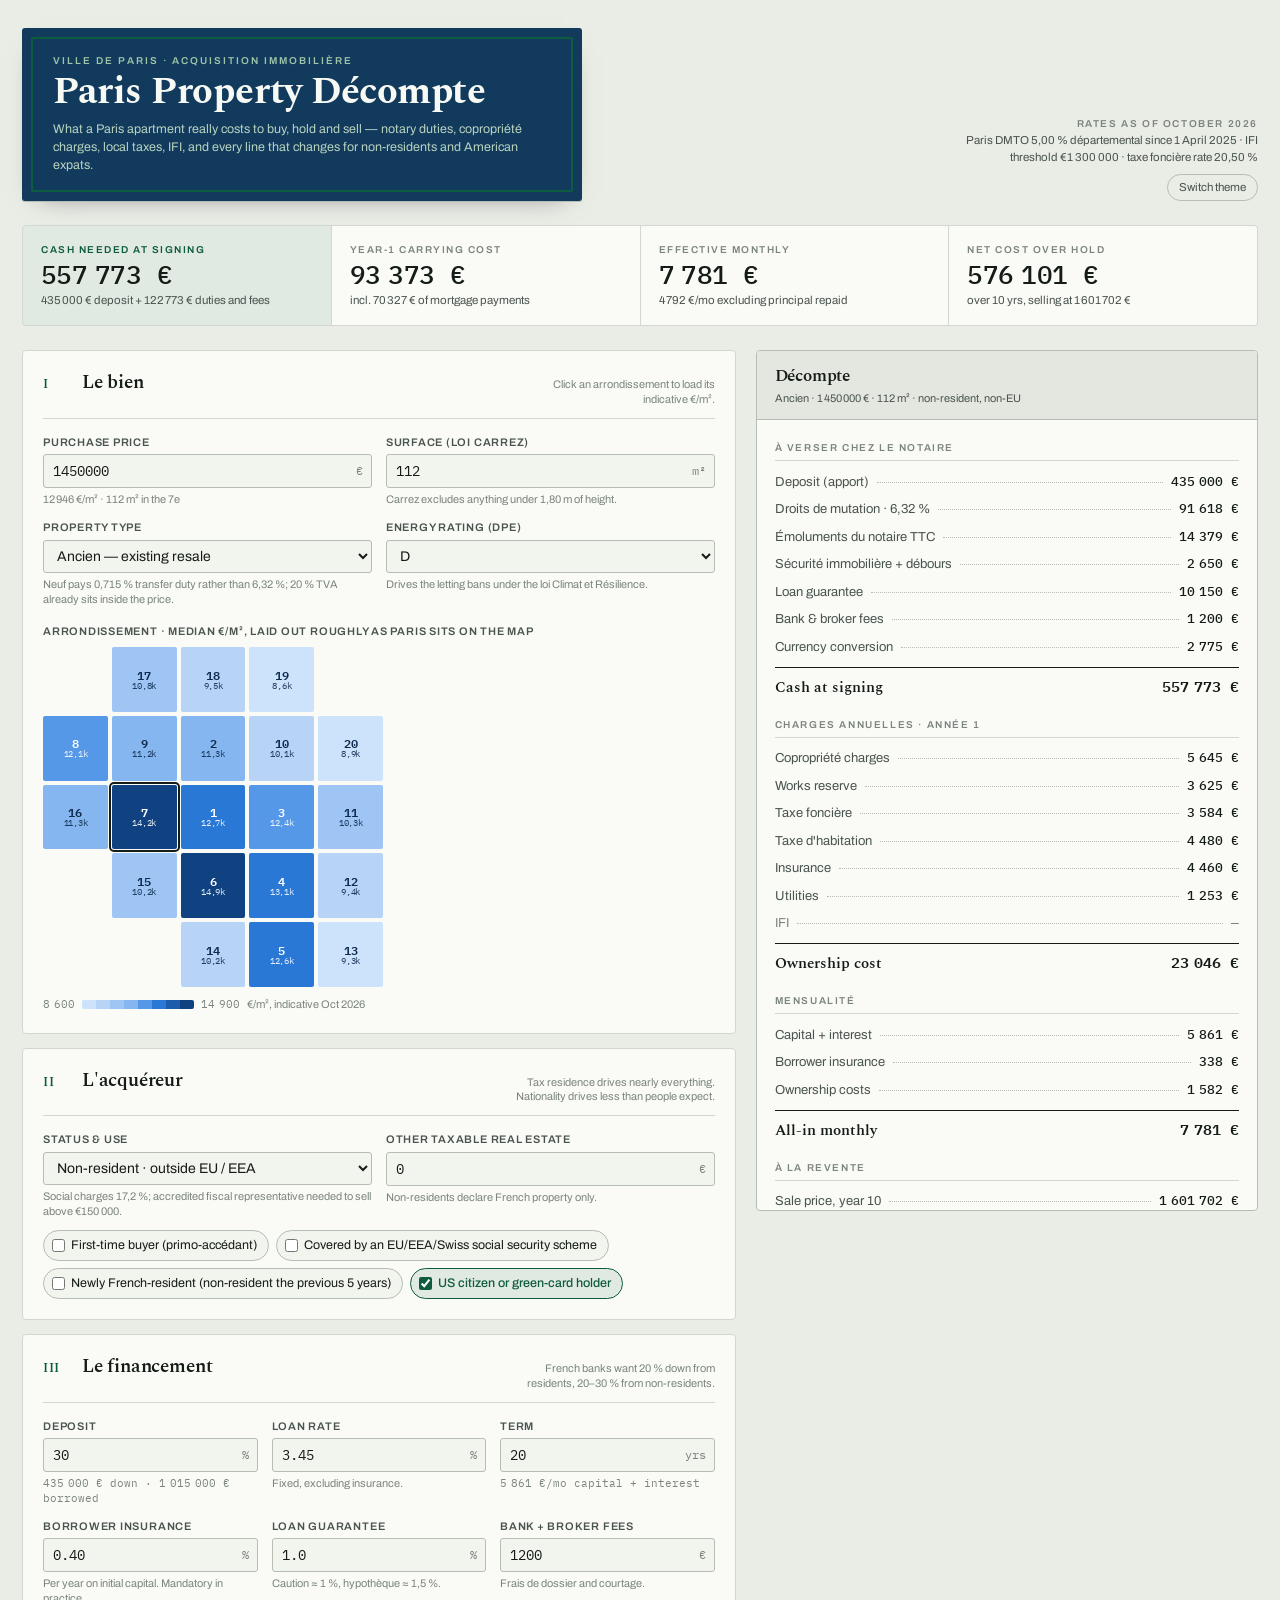
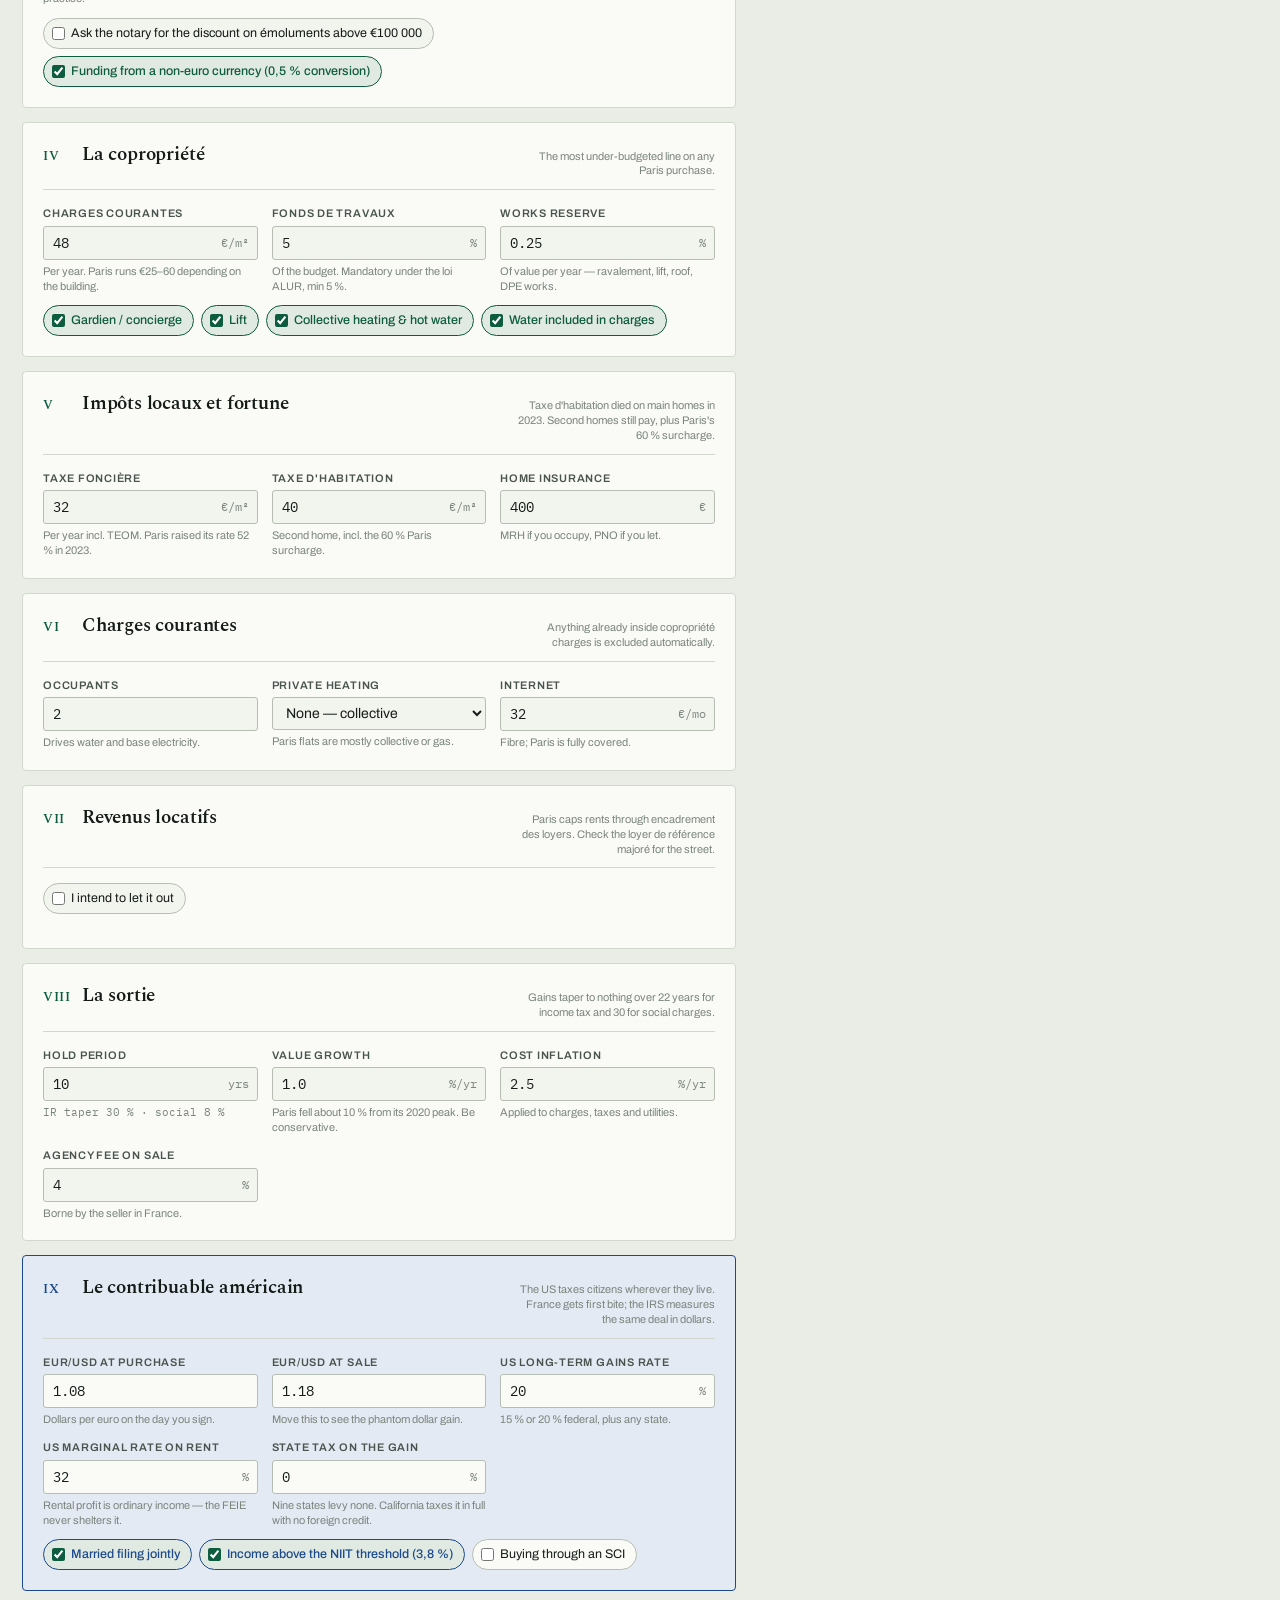
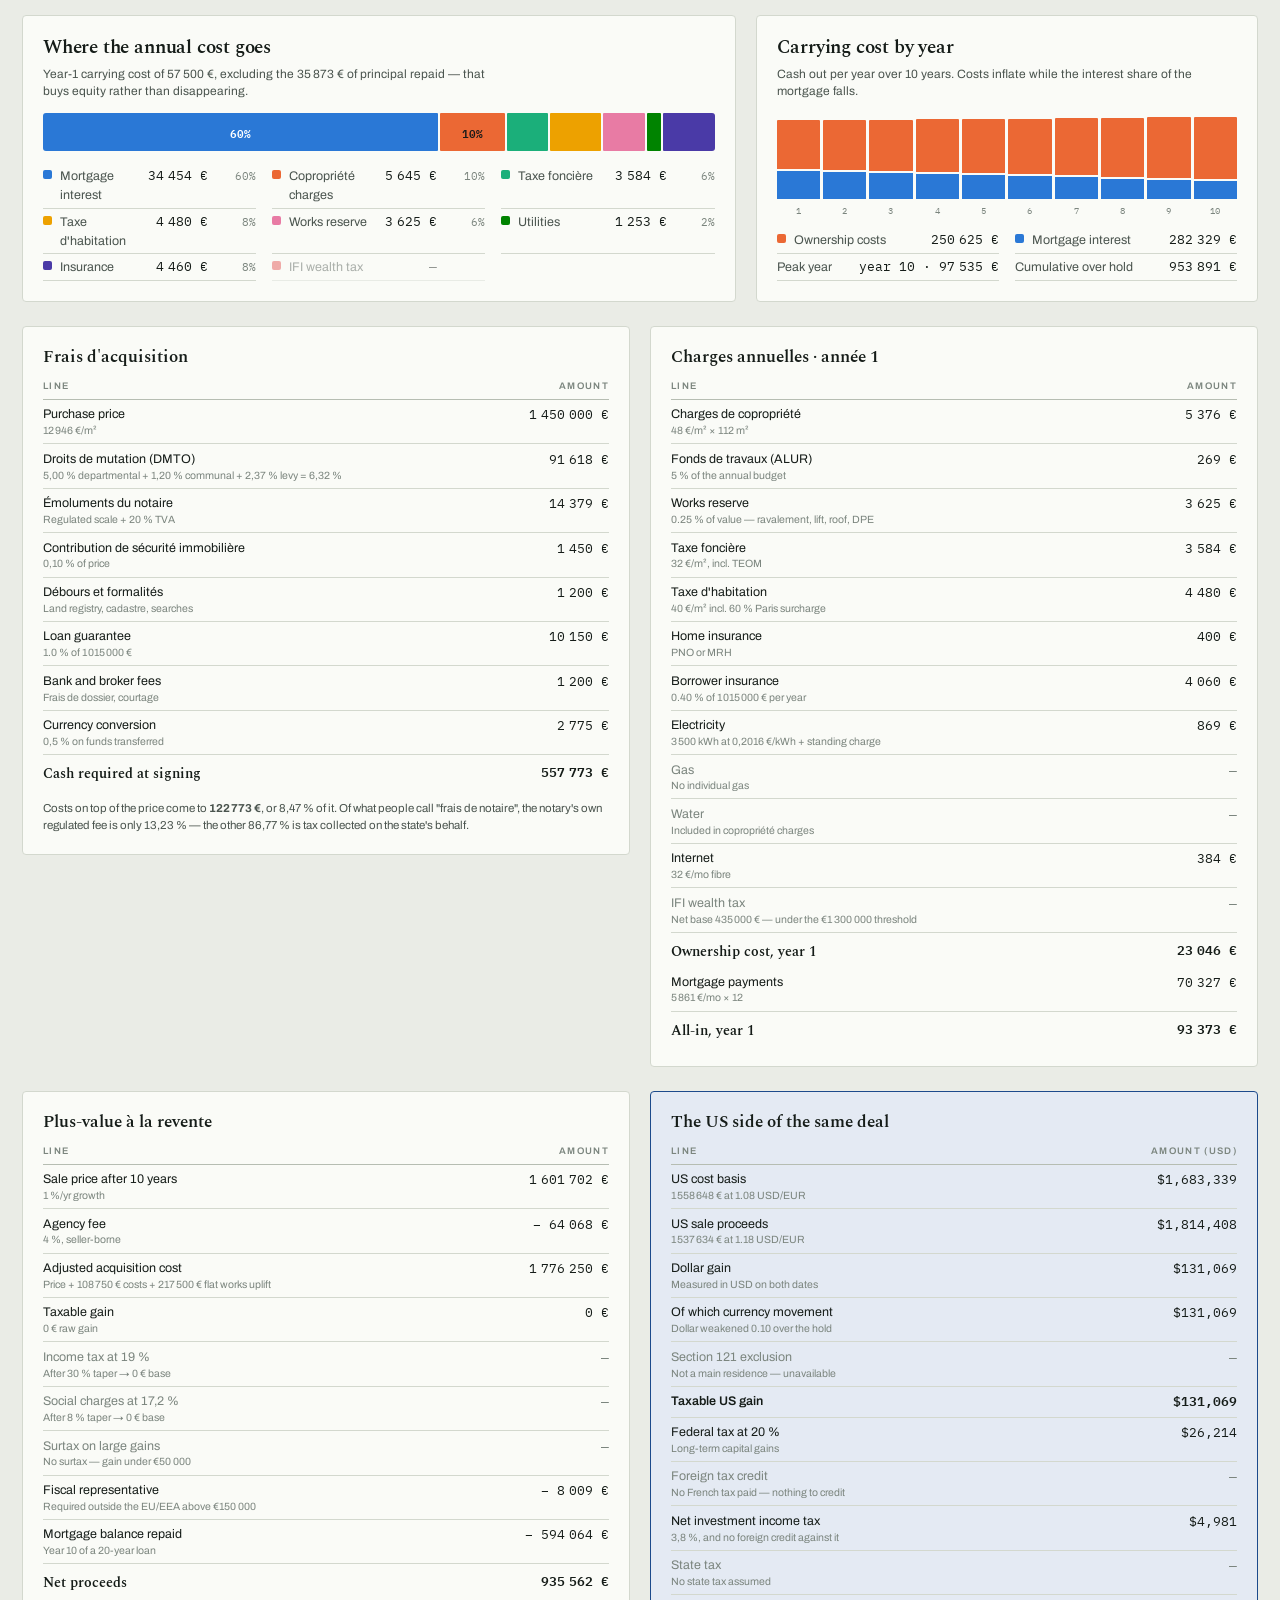
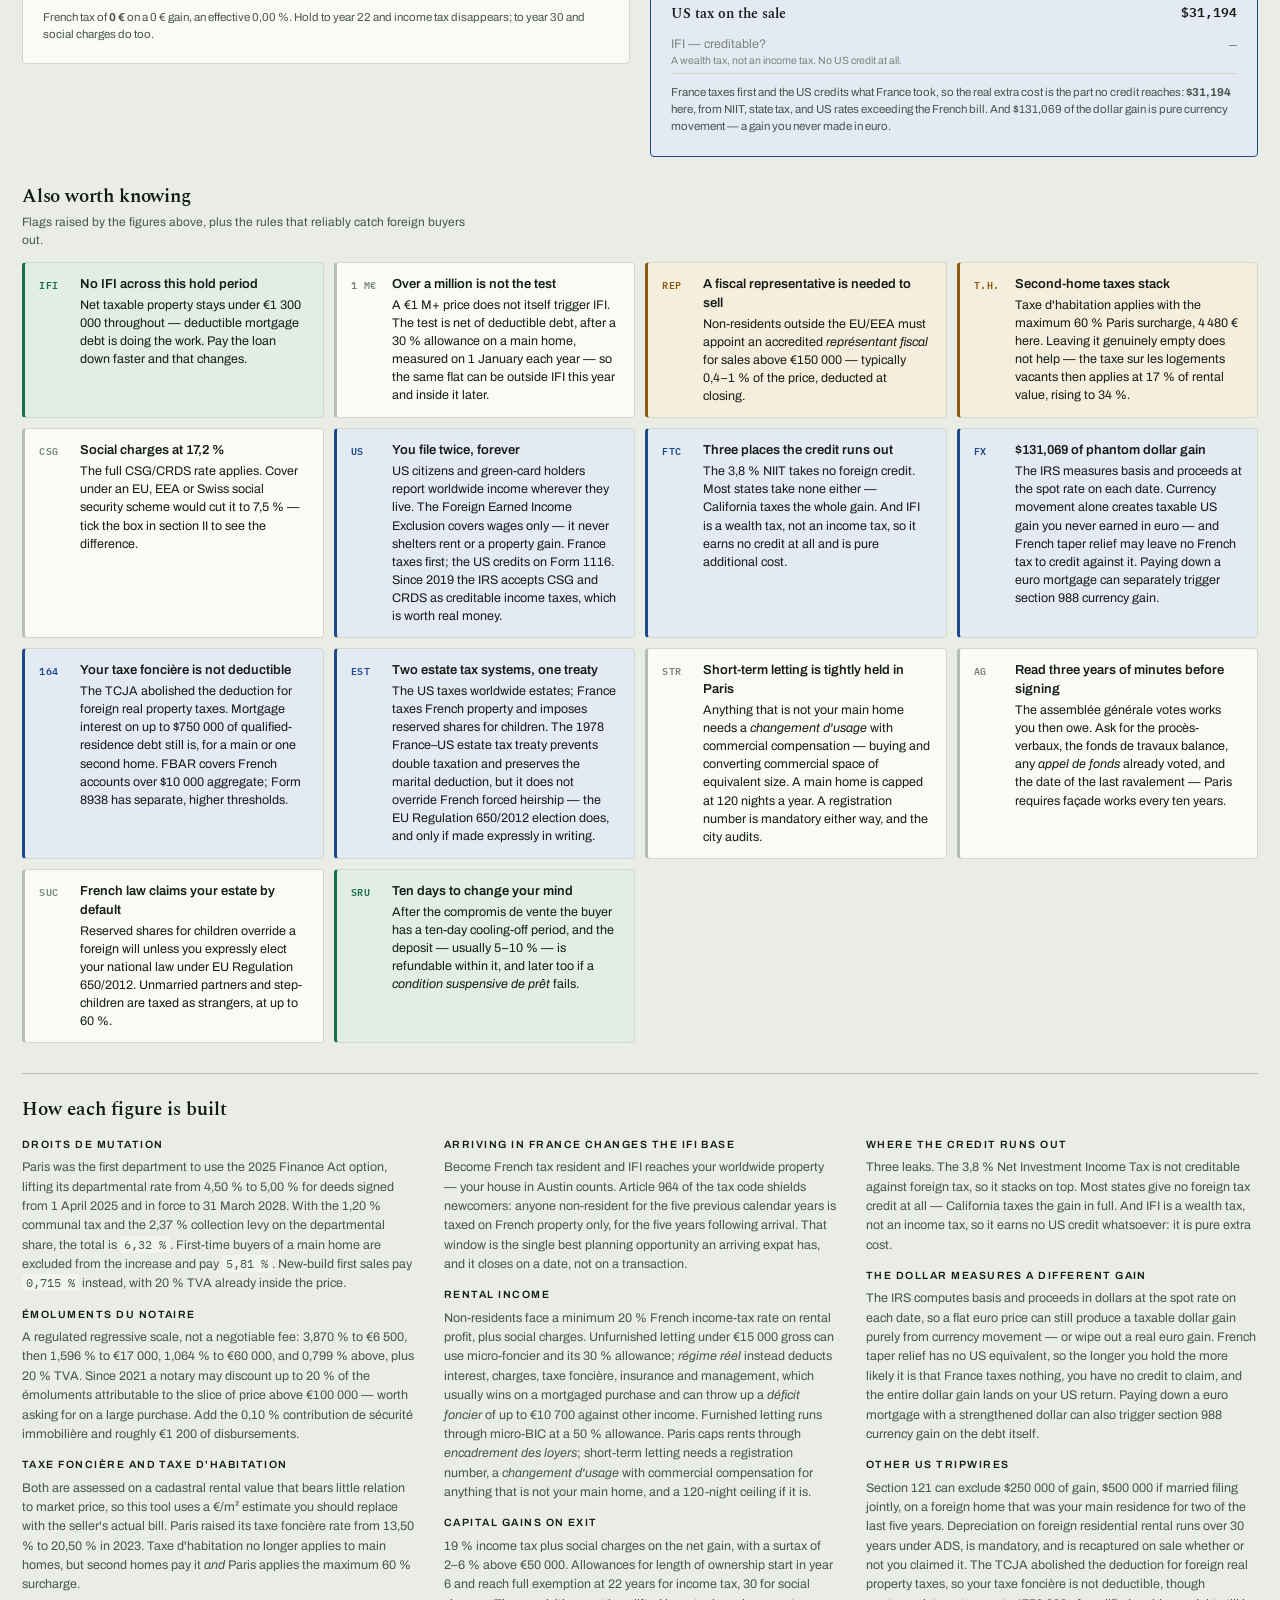
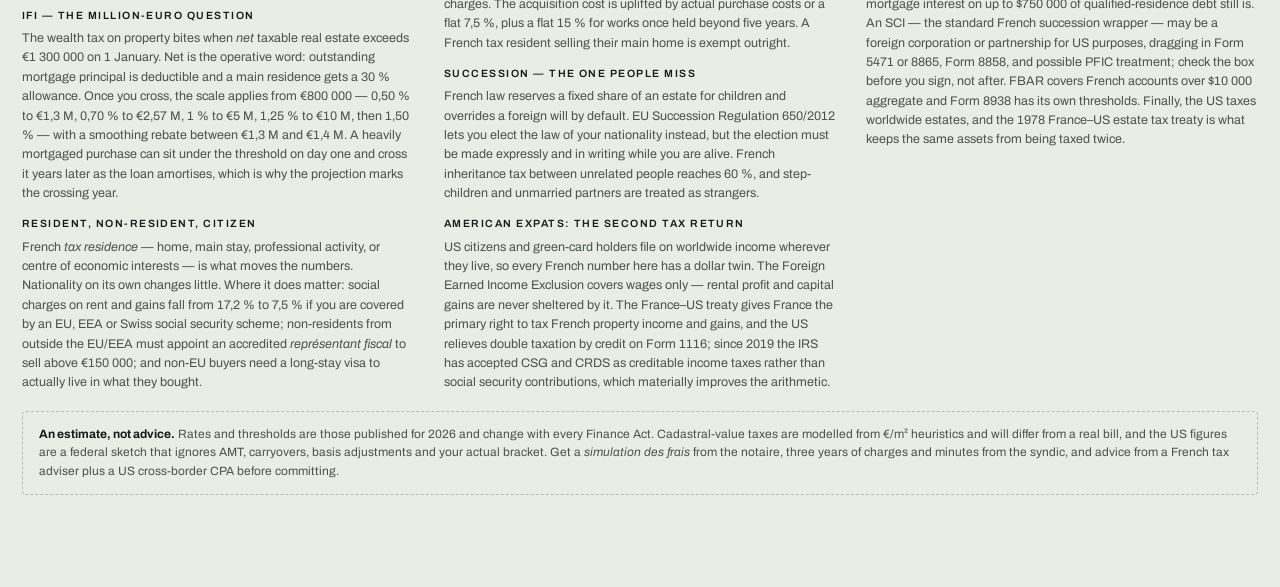
<file: paris/index.html>
<!DOCTYPE html>
<html lang="en">
<head>
<meta charset="utf-8">
<meta name="viewport" content="width=device-width, initial-scale=1">
<meta name="description" content="Work out what a Paris apartment really costs to buy, hold and sell — notary duties, copropriété charges, local taxes, IFI, and every line that changes for non-residents and American expats.">
<link rel="canonical" href="https://projects.brunomalnovic.com/paris/">
<meta property="og:title" content="Paris Property Décompte">
<meta property="og:description" content="Work out what a Paris apartment really costs to buy, hold and sell — notary duties, copropriété charges, local taxes, IFI, and every line that changes for non-residents and American expats.">
<meta property="og:url" content="https://projects.brunomalnovic.com/paris/">
<meta property="og:type" content="website">
<link rel="preconnect" href="https://fonts.googleapis.com">
<title>Paris Property Décompte</title>
<link rel="preconnect" href="https://fonts.gstatic.com" crossorigin>
<link rel="stylesheet" href="https://fonts.googleapis.com/css2?family=Spectral:ital,wght@0,400;0,600;0,700;1,400&family=Archivo:wght@400;500;600;700&family=IBM+Plex+Mono:wght@400;500;600&display=swap">
<style>
:root{
  color-scheme: light;
  --ground:#EAECE6; --surface:#FAFBF7; --surface-2:#F2F4EE; --surface-3:#E3E7DF;
  --ink:#151C18; --ink-2:#4A544E; --ink-3:#7B857E;
  --rule:#D3D8CE; --rule-strong:#B6BDB2;
  --accent:#0E5C3F; --accent-ink:#0E5C3F; --accent-soft:#E0E9E2;
  --plaque-field:#123A5C; --plaque-ribbon:#0E5C3F; --plaque-ink:#F7F9F4;
  --plaque-eyebrow:#9FC4A9; --plaque-sub:#B9D3C0;
  --good:#15704B; --warn:#8A5A12; --crit:#9B2B1F;
  --good-bg:#E2EDE6; --warn-bg:#F6EEDC; --crit-bg:#F6E4E0;
  --usa:#1C4A8B; --usa-bg:#E4EAF3;

  --s1:#2a78d6; --s2:#eb6834; --s3:#1baf7a; --s4:#eda100;
  --s5:#e87ba4; --s6:#008300; --s7:#4a3aa7; --s8:#e34948;
  --on1:#ffffff; --on2:#1a1a19; --on3:#1a1a19; --on4:#1a1a19;
  --on5:#1a1a19; --on6:#ffffff; --on7:#ffffff; --on8:#ffffff;

  --ramp1:#cde2fb; --ramp2:#b7d3f6; --ramp3:#9ec5f4; --ramp4:#86b6ef;
  --ramp5:#5598e7; --ramp6:#2a78d6; --ramp7:#1c5cab; --ramp8:#104281;
  --ramp-ink-lo:#0d2b4d; --ramp-ink-hi:#ffffff;
}
@media (prefers-color-scheme: dark){
  :root:not([data-theme="light"]){
    color-scheme: dark;
    --ground:#0E1310; --surface:#1A211C; --surface-2:#141A16; --surface-3:#222B24;
    --ink:#E7EBE4; --ink-2:#A3AEA5; --ink-3:#78827A;
    --rule:#2A332C; --rule-strong:#3A463C;
    --accent:#5FC093; --accent-ink:#7FD2A8; --accent-soft:#1C2A22;
    --plaque-field:#0F2E49; --plaque-ribbon:#1E7A54; --plaque-ink:#F1F5EE;
    --plaque-eyebrow:#7FB492; --plaque-sub:#A6C4AF;
    --good:#4FBE8C; --warn:#D9A24A; --crit:#E8766A;
    --good-bg:#172A20; --warn-bg:#2C2415; --crit-bg:#2E1C18;
    --usa:#7FA8D4; --usa-bg:#16212F;

    --s1:#3987e5; --s2:#d95926; --s3:#199e70; --s4:#c98500;
    --s5:#d55181; --s6:#008300; --s7:#9085e9; --s8:#e66767;
    --on1:#ffffff; --on2:#ffffff; --on3:#ffffff; --on4:#1a1a19;
    --on5:#ffffff; --on6:#ffffff; --on7:#1a1a19; --on8:#1a1a19;

    --ramp1:#104281; --ramp2:#1c5cab; --ramp3:#256abf; --ramp4:#2a78d6;
    --ramp5:#3987e5; --ramp6:#5598e7; --ramp7:#86b6ef; --ramp8:#b7d3f6;
    --ramp-ink-lo:#e8f1fb; --ramp-ink-hi:#0d2b4d;
  }
}
:root[data-theme="dark"]{
  color-scheme: dark;
  --ground:#0E1310; --surface:#1A211C; --surface-2:#141A16; --surface-3:#222B24;
  --ink:#E7EBE4; --ink-2:#A3AEA5; --ink-3:#78827A;
  --rule:#2A332C; --rule-strong:#3A463C;
  --accent:#5FC093; --accent-ink:#7FD2A8; --accent-soft:#1C2A22;
  --plaque-field:#0F2E49; --plaque-ribbon:#1E7A54; --plaque-ink:#F1F5EE;
  --plaque-eyebrow:#7FB492; --plaque-sub:#A6C4AF;
  --good:#4FBE8C; --warn:#D9A24A; --crit:#E8766A;
  --good-bg:#172A20; --warn-bg:#2C2415; --crit-bg:#2E1C18;
  --usa:#7FA8D4; --usa-bg:#16212F;

  --s1:#3987e5; --s2:#d95926; --s3:#199e70; --s4:#c98500;
  --s5:#d55181; --s6:#008300; --s7:#9085e9; --s8:#e66767;
  --on1:#ffffff; --on2:#ffffff; --on3:#ffffff; --on4:#1a1a19;
  --on5:#ffffff; --on6:#ffffff; --on7:#1a1a19; --on8:#1a1a19;

  --ramp1:#104281; --ramp2:#1c5cab; --ramp3:#256abf; --ramp4:#2a78d6;
  --ramp5:#3987e5; --ramp6:#5598e7; --ramp7:#86b6ef; --ramp8:#b7d3f6;
  --ramp-ink-lo:#e8f1fb; --ramp-ink-hi:#0d2b4d;
}

*{box-sizing:border-box}
body{
  margin:0; background:var(--ground); color:var(--ink);
  font-family:Archivo,"Helvetica Neue",Arial,sans-serif;
  font-size:15px; line-height:1.5; -webkit-font-smoothing:antialiased;
}
.wrap{max-width:1300px; margin:0 auto; padding:28px 22px 80px}
.num{font-family:"IBM Plex Mono",ui-monospace,Menlo,monospace; font-variant-numeric:tabular-nums}

/* ---------- masthead: enamel Paris street plaque ---------- */
.masthead{display:flex; flex-wrap:wrap; gap:20px; align-items:flex-end; justify-content:space-between; margin-bottom:24px}
.plaque{
  background:var(--plaque-field); color:var(--plaque-ink);
  padding:9px; border-radius:3px; flex:1 1 440px; max-width:560px;
  box-shadow:0 1px 0 var(--rule-strong), 0 10px 26px -18px rgba(0,0,0,.55);
}
.plaque-in{border:2px solid var(--plaque-ribbon); border-radius:2px; padding:14px 20px 16px}
.plaque .eyebrow{font-size:10px; letter-spacing:.2em; text-transform:uppercase; color:var(--plaque-eyebrow); font-weight:600; margin-bottom:5px}
.plaque h1{font-family:Spectral,Georgia,serif; font-weight:700; font-size:clamp(26px,4.2vw,38px); line-height:1.04; margin:0; letter-spacing:-.012em; text-wrap:balance}
.plaque .sub{font-size:12.5px; color:var(--plaque-sub); margin-top:7px; line-height:1.45}
.stamp{font-size:11.5px; color:var(--ink-2); text-align:right; max-width:310px; line-height:1.45}
.stamp b{display:block; font-size:10px; letter-spacing:.16em; text-transform:uppercase; color:var(--ink-3); font-weight:600}
.themebtn{margin-top:9px; background:transparent; border:1px solid var(--rule-strong); color:var(--ink-2); font:inherit; font-size:11.5px; padding:4px 11px; border-radius:999px; cursor:pointer}
.themebtn:hover{border-color:var(--accent); color:var(--accent-ink)}

/* ---------- KPI strip ---------- */
.kpis{display:grid; grid-template-columns:repeat(auto-fit,minmax(212px,1fr)); gap:1px; background:var(--rule); border:1px solid var(--rule); border-radius:4px; overflow:hidden; margin-bottom:24px}
.kpi{background:var(--surface); padding:16px 18px 17px; display:flex; flex-direction:column; gap:3px}
.kpi.lead{background:var(--accent-soft)}
.kpi .k{font-size:10px; letter-spacing:.15em; text-transform:uppercase; color:var(--ink-3); font-weight:600}
.kpi.lead .k{color:var(--accent-ink)}
.kpi .v{font-family:"IBM Plex Mono",monospace; font-variant-numeric:tabular-nums; font-size:clamp(20px,2.4vw,26px); font-weight:500; letter-spacing:-.02em; line-height:1.15}
.kpi .n{font-size:11.5px; color:var(--ink-2); line-height:1.35}

/* ---------- main grid ---------- */
.main{display:grid; grid-template-columns:minmax(0,1.42fr) minmax(0,1fr); gap:20px; align-items:start}
@media (max-width:1020px){ .main{grid-template-columns:1fr} }
.dossier{display:flex; flex-direction:column; gap:14px}
section.card{background:var(--surface); border:1px solid var(--rule); border-radius:4px; padding:18px 20px 20px}
section.card.usa{border-color:var(--usa); background:var(--usa-bg)}
section.card[hidden]{display:none!important}
.sechead{display:flex; gap:11px; align-items:baseline; margin-bottom:15px; padding-bottom:11px; border-bottom:1px solid var(--rule)}
.roman{font-family:Spectral,Georgia,serif; font-size:13px; font-weight:600; color:var(--accent-ink); letter-spacing:.04em; min-width:28px}
.usa .roman{color:var(--usa)}
.sechead h2{font-family:Spectral,Georgia,serif; font-size:19px; font-weight:600; margin:0; letter-spacing:-.01em; flex:1 1 auto; min-width:0; text-wrap:balance}
.sechead .note{font-size:11px; color:var(--ink-3); text-align:right; max-width:200px; line-height:1.35; flex:0 1 auto}

.grid2{display:grid; grid-template-columns:1fr 1fr; gap:12px 14px}
.grid3{display:grid; grid-template-columns:repeat(3,1fr); gap:12px 14px}
@media (max-width:640px){ .grid2,.grid3{grid-template-columns:1fr} }
.field{display:flex; flex-direction:column; gap:4px; min-width:0}
.field>label{font-size:11px; letter-spacing:.07em; text-transform:uppercase; color:var(--ink-2); font-weight:600}
.field .hint{font-size:11px; color:var(--ink-3); line-height:1.35}
input[type=number],input[type=text],select{
  font-family:"IBM Plex Mono",monospace; font-variant-numeric:tabular-nums; font-size:14px;
  padding:7px 9px; width:100%; min-width:0;
  background:var(--surface-2); color:var(--ink); border:1px solid var(--rule-strong); border-radius:3px;
}
.usa input,.usa select{background:var(--surface)}
select{font-family:Archivo,sans-serif; font-variant-numeric:normal}
input:focus-visible,select:focus-visible,button:focus-visible{outline:2px solid var(--accent); outline-offset:1px}
.unit{position:relative}
.unit input{padding-right:40px}
.unit span{position:absolute; right:9px; top:50%; transform:translateY(-50%); font-size:12px; color:var(--ink-3); font-family:"IBM Plex Mono",monospace; pointer-events:none}
.checks{display:flex; flex-wrap:wrap; gap:7px; margin-top:12px}
.chk{display:inline-flex; align-items:center; gap:6px; font-size:12.5px; padding:5px 11px 5px 8px; border:1px solid var(--rule-strong); border-radius:999px; cursor:pointer; background:var(--surface-2); user-select:none}
.usa .chk{background:var(--surface)}
.chk input{accent-color:var(--accent); margin:0}
.chk:has(input:checked){border-color:var(--accent); background:var(--accent-soft); color:var(--accent-ink); font-weight:500}
.usa .chk:has(input:checked){border-color:var(--usa); color:var(--usa)}

/* arrondissement snail grid — sequential €/m² heatmap, doubles as selector */
.snail{display:grid; grid-template-columns:repeat(5,1fr); gap:4px; max-width:340px}
.arr{
  grid-column:var(--c); grid-row:var(--r); aspect-ratio:1;
  border:1px solid transparent; border-radius:2px; cursor:pointer; padding:2px;
  display:flex; flex-direction:column; align-items:center; justify-content:center; gap:1px;
  font-family:"IBM Plex Mono",monospace; font-size:12px; font-weight:600; line-height:1;
}
.arr small{font-size:8.5px; font-weight:400; opacity:.88; letter-spacing:-.03em}
.arr[aria-pressed=true]{outline:2px solid var(--ink); outline-offset:1px}
.arr:focus-visible{outline:2px solid var(--ink); outline-offset:1px}
.snail-legend{display:flex; align-items:center; gap:7px; margin-top:9px; font-size:11px; color:var(--ink-3); flex-wrap:wrap}
.snail-legend .bar{display:flex; height:9px; width:112px; border-radius:2px; overflow:hidden}
.snail-legend .bar i{flex:1}

/* ---------- décompte (sticky statement) ---------- */
.decompte{position:sticky; top:16px; background:var(--surface); border:1px solid var(--rule-strong); border-radius:4px; overflow:hidden}
.dc-head{background:var(--surface-3); padding:13px 18px; border-bottom:1px solid var(--rule-strong)}
.dc-head .t{font-family:Spectral,Georgia,serif; font-size:17px; font-weight:600; letter-spacing:-.01em}
.dc-head .s{font-size:11px; color:var(--ink-2); margin-top:1px; line-height:1.4}
.dc-body{padding:6px 18px 18px; max-height:calc(100vh - 110px); overflow-y:auto}
.dc-group{margin-top:14px}
.dc-group>h3{font-size:10px; letter-spacing:.16em; text-transform:uppercase; color:var(--ink-3); font-weight:600; margin:0 0 7px; padding-bottom:5px; border-bottom:1px solid var(--rule)}
.li{display:flex; align-items:baseline; gap:8px; padding:3.5px 0; font-size:13px}
.li .lab{color:var(--ink-2); flex:0 1 auto}
.li .dots{flex:1 1 auto; border-bottom:1px dotted var(--rule-strong); min-width:12px; transform:translateY(-3px)}
.li .val{font-family:"IBM Plex Mono",monospace; font-variant-numeric:tabular-nums; white-space:nowrap; font-weight:500}
.li.zero .lab,.li.zero .val{color:var(--ink-3); font-weight:400}
.li.cr .val{color:var(--good)}
.li.sum{margin-top:6px; padding-top:8px; border-top:1.5px solid var(--ink); font-size:14.5px; justify-content:space-between}
.li.sum .lab{color:var(--ink); font-weight:600; font-family:Spectral,Georgia,serif; font-size:15px}
.li.sum .val{font-weight:600}
.li.sum .dots{display:none}

/* ---------- charts ---------- */
.band{margin-top:24px; display:grid; grid-template-columns:minmax(0,1.42fr) minmax(0,1fr); gap:20px; align-items:start}
@media (max-width:1020px){ .band{grid-template-columns:1fr} }
.charthead{margin-bottom:13px}
.charthead h2{font-family:Spectral,Georgia,serif; font-size:19px; font-weight:600; margin:0 0 3px; letter-spacing:-.01em}
.charthead p{margin:0; font-size:12px; color:var(--ink-2); max-width:64ch; line-height:1.45}
.stack{display:flex; gap:2px; height:38px; margin:6px 0 12px}
.seg{display:flex; align-items:center; justify-content:center; min-width:3px; border-radius:1px; overflow:hidden}
.seg:first-child{border-radius:3px 1px 1px 3px}
.seg:last-child{border-radius:1px 3px 3px 1px}
.seg b{font-family:"IBM Plex Mono",monospace; font-size:10.5px; font-weight:600; letter-spacing:-.02em}
.legend{display:grid; grid-template-columns:repeat(auto-fit,minmax(178px,1fr)); gap:0 16px}
.lg{display:flex; align-items:baseline; gap:8px; font-size:12.5px; padding:3px 0; border-bottom:1px solid var(--rule)}
.lg .sw{width:9px; height:9px; border-radius:2px; flex:none; transform:translateY(-1px)}
.lg .nm{color:var(--ink-2); flex:1 1 auto; min-width:0}
.lg .vv{font-family:"IBM Plex Mono",monospace; font-variant-numeric:tabular-nums; white-space:nowrap}
.lg .pp{font-family:"IBM Plex Mono",monospace; color:var(--ink-3); font-size:11px; white-space:nowrap; min-width:40px; text-align:right}
.lg.off{opacity:.45}
.spark{display:flex; align-items:flex-end; gap:3px; height:104px; margin:4px 0 10px}
.spark .col{flex:1; display:flex; flex-direction:column; justify-content:flex-end; gap:2px; min-width:0}
.spark .col i{display:block}
.spark .col i:first-child{border-radius:1px 1px 0 0}
.spark .col u{text-decoration:none; font-family:"IBM Plex Mono",monospace; font-size:9px; color:var(--ink-3); text-align:center; margin-top:3px}
.spark .col[data-hit=true]{position:relative}
.spark .col[data-hit=true]::after{content:"IFI"; position:absolute; top:-2px; left:50%; transform:translateX(-50%); font-family:"IBM Plex Mono",monospace; font-size:8px; font-weight:600; color:var(--crit); letter-spacing:-.02em}

/* ---------- ledgers ---------- */
.ledgers{margin-top:24px; display:grid; grid-template-columns:1fr 1fr; gap:20px; align-items:start}
@media (max-width:880px){ .ledgers{grid-template-columns:1fr} }
.tscroll{overflow-x:auto}
table{width:100%; border-collapse:collapse; font-size:12.5px; min-width:300px}
caption{text-align:left; font-family:Spectral,Georgia,serif; font-size:17px; font-weight:600; margin-bottom:8px}
th{text-align:left; font-size:9.5px; letter-spacing:.14em; text-transform:uppercase; color:var(--ink-3); font-weight:600; padding:0 0 6px; border-bottom:1px solid var(--rule-strong)}
th.r,td.r{text-align:right}
td{padding:5.5px 0; border-bottom:1px solid var(--rule); vertical-align:top}
td.r{font-family:"IBM Plex Mono",monospace; font-variant-numeric:tabular-nums; white-space:nowrap; padding-left:10px}
td .basis{display:block; font-size:10.5px; color:var(--ink-3); line-height:1.3}
tr.tot td{border-bottom:none; border-top:1.5px solid var(--ink); padding-top:8px; font-weight:600}
tr.tot td:first-child{font-family:Spectral,Georgia,serif; font-size:14px}
tr.sub td{border-top:1px solid var(--rule-strong); font-weight:600}
tr.nil td,tr.nil td .basis{color:var(--ink-3)}
tr.cr td.r{color:var(--good)}
.cap-note{font-size:11.5px; color:var(--ink-2); line-height:1.5; margin:10px 0 0}

/* ---------- watch list ---------- */
.watch{margin-top:26px}
.wlist{display:grid; grid-template-columns:repeat(auto-fit,minmax(296px,1fr)); gap:10px; margin-top:13px}
.w{display:flex; gap:11px; padding:12px 14px; border:1px solid var(--rule); border-radius:4px; background:var(--surface); border-left-width:3px}
.w.crit{border-left-color:var(--crit); background:var(--crit-bg)}
.w.warn{border-left-color:var(--warn); background:var(--warn-bg)}
.w.info{border-left-color:var(--rule-strong)}
.w.good{border-left-color:var(--good); background:var(--good-bg)}
.w.us{border-left-color:var(--usa); background:var(--usa-bg)}
.w .ic{font-family:"IBM Plex Mono",monospace; font-size:10px; font-weight:600; letter-spacing:.06em; flex:none; padding-top:2px; min-width:30px}
.w.crit .ic{color:var(--crit)} .w.warn .ic{color:var(--warn)} .w.good .ic{color:var(--good)} .w.info .ic{color:var(--ink-3)} .w.us .ic{color:var(--usa)}
.w .tx{font-size:12.5px; line-height:1.45}
.w .tx b{display:block; font-size:13px; margin-bottom:2px; font-weight:600}

/* ---------- notes ---------- */
.notes{margin-top:30px; padding-top:22px; border-top:1px solid var(--rule-strong)}
.notes h2{font-family:Spectral,Georgia,serif; font-size:19px; font-weight:600; margin:0 0 12px}
.ncols{column-width:296px; column-gap:30px; font-size:12.5px; color:var(--ink-2); line-height:1.55}
.ncols h3{font-family:Archivo,sans-serif; font-size:10.5px; letter-spacing:.14em; text-transform:uppercase; color:var(--ink); font-weight:600; margin:0 0 5px; break-after:avoid}
.ncols p{margin:0 0 13px; break-inside:avoid}
.ncols code{font-family:"IBM Plex Mono",monospace; font-size:11.5px; background:var(--surface-2); padding:1px 4px; border-radius:2px}
.disc{margin-top:18px; padding:13px 16px; border:1px dashed var(--rule-strong); border-radius:4px; font-size:12px; color:var(--ink-2); line-height:1.55}
.disc b{color:var(--ink)}

/* Grid and flex children default to min-width:auto, which makes them refuse to
   shrink below their content — that stops the overflow-x containers below from
   ever engaging and pushes the page body sideways. */
.main>*,.band>*,.ledgers>*,.dossier>*,.kpis>*,.wlist>*,.legend>*{min-width:0}

@media (max-width:760px){
  /* the section note sits beside the heading on desktop; below it on phones,
     where sharing the row crushed the heading to a few characters */
  .sechead{flex-wrap:wrap; gap:5px 11px}
  .sechead .note{flex:1 0 100%; max-width:none; text-align:left}
}
@media (max-width:1020px){
  /* single column here, so the statement should flow with the page rather than
     pin itself and trap touch scrolling inside its own scroller */
  .decompte{position:static}
  .dc-body{max-height:none; overflow-y:visible}
}

@media (prefers-reduced-motion:reduce){ *{transition:none!important; animation:none!important} }
@media print{
  body{background:#fff}
  .wrap{padding:0; max-width:none}
  .themebtn,.snail,.snail-legend,.spark{display:none}
  .decompte{position:static}
  .dc-body{max-height:none; overflow:visible}
  section.card,.kpi,.w{break-inside:avoid}
}
</style>
</head>
<body>


<div class="wrap">

  <header class="masthead">
    <div class="plaque">
      <div class="plaque-in">
        <div class="eyebrow">Ville de Paris · Acquisition immobilière</div>
        <h1>Paris Property Décompte</h1>
        <div class="sub">What a Paris apartment really costs to buy, hold and sell — notary duties, copropriété charges, local taxes, IFI, and every line that changes for non-residents and American expats.</div>
      </div>
    </div>
    <div class="stamp">
      <b>Rates as of October 2026</b>
      Paris DMTO 5,00 % départemental since 1 April 2025 · IFI threshold €1 300 000 · taxe foncière rate 20,50 %
      <button class="themebtn" id="themebtn" type="button">Switch theme</button>
    </div>
  </header>

  <div class="kpis">
    <div class="kpi lead"><span class="k">Cash needed at signing</span><span class="v num" id="k1">—</span><span class="n" id="k1n">—</span></div>
    <div class="kpi"><span class="k">Year-1 carrying cost</span><span class="v num" id="k2">—</span><span class="n" id="k2n">—</span></div>
    <div class="kpi"><span class="k">Effective monthly</span><span class="v num" id="k3">—</span><span class="n" id="k3n">—</span></div>
    <div class="kpi"><span class="k">Net cost over hold</span><span class="v num" id="k4">—</span><span class="n" id="k4n">—</span></div>
  </div>

  <div class="main">
    <div class="dossier">

      <section class="card">
        <div class="sechead"><span class="roman">I</span><h2>Le bien</h2><span class="note">Click an arrondissement to load its indicative €/m².</span></div>
        <div class="grid2" style="margin-bottom:16px">
          <div class="field">
            <label for="price">Purchase price</label>
            <div class="unit"><input type="number" id="price" value="1450000" min="0" step="5000"><span>€</span></div>
            <span class="hint" id="pricePerM2">—</span>
          </div>
          <div class="field">
            <label for="surface">Surface (loi Carrez)</label>
            <div class="unit"><input type="number" id="surface" value="112" min="1" step="1"><span>m²</span></div>
            <span class="hint">Carrez excludes anything under 1,80 m of height.</span>
          </div>
          <div class="field">
            <label for="ptype">Property type</label>
            <select id="ptype">
              <option value="ancien" selected>Ancien — existing resale</option>
              <option value="neuf">Neuf / VEFA — first sale, under 5 yrs</option>
            </select>
            <span class="hint">Neuf pays 0,715 % transfer duty rather than 6,32 %; 20 % TVA already sits inside the price.</span>
          </div>
          <div class="field">
            <label for="dpe">Energy rating (DPE)</label>
            <select id="dpe">
              <option>A</option><option>B</option><option>C</option>
              <option selected>D</option><option>E</option><option>F</option><option>G</option>
            </select>
            <span class="hint">Drives the letting bans under the loi Climat et Résilience.</span>
          </div>
        </div>
        <label style="font-size:11px;letter-spacing:.07em;text-transform:uppercase;color:var(--ink-2);font-weight:600;display:block;margin-bottom:8px">Arrondissement · median €/m², laid out roughly as Paris sits on the map</label>
        <div class="snail" id="snail" role="group" aria-label="Select arrondissement"></div>
        <div class="snail-legend">
          <span class="num" id="rampLo">—</span>
          <span class="bar" aria-hidden="true"><i style="background:var(--ramp1)"></i><i style="background:var(--ramp2)"></i><i style="background:var(--ramp3)"></i><i style="background:var(--ramp4)"></i><i style="background:var(--ramp5)"></i><i style="background:var(--ramp6)"></i><i style="background:var(--ramp7)"></i><i style="background:var(--ramp8)"></i></span>
          <span class="num" id="rampHi">—</span>
          <span>€/m², indicative Oct 2026</span>
        </div>
      </section>

      <section class="card">
        <div class="sechead"><span class="roman">II</span><h2>L'acquéreur</h2><span class="note">Tax residence drives nearly everything. Nationality drives less than people expect.</span></div>
        <div class="grid2">
          <div class="field">
            <label for="profile">Status &amp; use</label>
            <select id="profile">
              <option value="res-main">French tax resident · main home</option>
              <option value="res-sec">French tax resident · second home</option>
              <option value="nr-eu">Non-resident · EU / EEA / Swiss</option>
              <option value="nr-world" selected>Non-resident · outside EU / EEA</option>
            </select>
            <span class="hint" id="profileHint">—</span>
          </div>
          <div class="field">
            <label for="otherRE">Other taxable real estate</label>
            <div class="unit"><input type="number" id="otherRE" value="0" min="0" step="10000"><span>€</span></div>
            <span class="hint" id="otherREHint">—</span>
          </div>
        </div>
        <div class="checks">
          <label class="chk"><input type="checkbox" id="primo"> First-time buyer (primo-accédant)</label>
          <label class="chk"><input type="checkbox" id="euInsured"> Covered by an EU/EEA/Swiss social security scheme</label>
          <label class="chk"><input type="checkbox" id="newcomer"> Newly French-resident (non-resident the previous 5 years)</label>
          <label class="chk"><input type="checkbox" id="usPerson" checked> US citizen or green-card holder</label>
        </div>
      </section>

      <section class="card">
        <div class="sechead"><span class="roman">III</span><h2>Le financement</h2><span class="note">French banks want 20 % down from residents, 20–30 % from non-residents.</span></div>
        <div class="grid3">
          <div class="field"><label for="downPct">Deposit</label><div class="unit"><input type="number" id="downPct" value="30" min="0" max="100" step="1"><span>%</span></div><span class="hint num" id="downAbs">—</span></div>
          <div class="field"><label for="rate">Loan rate</label><div class="unit"><input type="number" id="rate" value="3.45" min="0" step="0.05"><span>%</span></div><span class="hint">Fixed, excluding insurance.</span></div>
          <div class="field"><label for="term">Term</label><div class="unit"><input type="number" id="term" value="20" min="1" max="30" step="1"><span>yrs</span></div><span class="hint num" id="monthlyPI">—</span></div>
          <div class="field"><label for="insRate">Borrower insurance</label><div class="unit"><input type="number" id="insRate" value="0.40" min="0" step="0.01"><span>%</span></div><span class="hint">Per year on initial capital. Mandatory in practice.</span></div>
          <div class="field"><label for="guarPct">Loan guarantee</label><div class="unit"><input type="number" id="guarPct" value="1.0" min="0" step="0.1"><span>%</span></div><span class="hint">Caution ≈ 1 %, hypothèque ≈ 1,5 %.</span></div>
          <div class="field"><label for="dossier">Bank + broker fees</label><div class="unit"><input type="number" id="dossier" value="1200" min="0" step="100"><span>€</span></div><span class="hint">Frais de dossier and courtage.</span></div>
        </div>
        <div class="checks">
          <label class="chk"><input type="checkbox" id="remise"> Ask the notary for the discount on émoluments above €100 000</label>
          <label class="chk"><input type="checkbox" id="fx" checked> Funding from a non-euro currency (0,5 % conversion)</label>
        </div>
      </section>

      <section class="card">
        <div class="sechead"><span class="roman">IV</span><h2>La copropriété</h2><span class="note">The most under-budgeted line on any Paris purchase.</span></div>
        <div class="grid3">
          <div class="field"><label for="chargeRate">Charges courantes</label><div class="unit"><input type="number" id="chargeRate" value="48" min="0" step="1"><span>€/m²</span></div><span class="hint">Per year. Paris runs €25–60 depending on the building.</span></div>
          <div class="field"><label for="alur">Fonds de travaux</label><div class="unit"><input type="number" id="alur" value="5" min="0" step="1"><span>%</span></div><span class="hint">Of the budget. Mandatory under the loi ALUR, min 5 %.</span></div>
          <div class="field"><label for="capex">Works reserve</label><div class="unit"><input type="number" id="capex" value="0.25" min="0" step="0.05"><span>%</span></div><span class="hint">Of value per year — ravalement, lift, roof, DPE works.</span></div>
        </div>
        <div class="checks">
          <label class="chk"><input type="checkbox" id="gardien" checked> Gardien / concierge</label>
          <label class="chk"><input type="checkbox" id="lift" checked> Lift</label>
          <label class="chk"><input type="checkbox" id="collHeat" checked> Collective heating &amp; hot water</label>
          <label class="chk"><input type="checkbox" id="waterInCharges" checked> Water included in charges</label>
        </div>
      </section>

      <section class="card">
        <div class="sechead"><span class="roman">V</span><h2>Impôts locaux et fortune</h2><span class="note">Taxe d'habitation died on main homes in 2023. Second homes still pay, plus Paris's 60 % surcharge.</span></div>
        <div class="grid3">
          <div class="field"><label for="tfRate">Taxe foncière</label><div class="unit"><input type="number" id="tfRate" value="32" min="0" step="1"><span>€/m²</span></div><span class="hint">Per year incl. TEOM. Paris raised its rate 52 % in 2023.</span></div>
          <div class="field"><label for="thRate">Taxe d'habitation</label><div class="unit"><input type="number" id="thRate" value="40" min="0" step="1"><span>€/m²</span></div><span class="hint" id="thHint">—</span></div>
          <div class="field"><label for="insHome">Home insurance</label><div class="unit"><input type="number" id="insHome" value="400" min="0" step="20"><span>€</span></div><span class="hint">MRH if you occupy, PNO if you let.</span></div>
        </div>
      </section>

      <section class="card">
        <div class="sechead"><span class="roman">VI</span><h2>Charges courantes</h2><span class="note">Anything already inside copropriété charges is excluded automatically.</span></div>
        <div class="grid3">
          <div class="field"><label for="occupants">Occupants</label><input type="number" id="occupants" value="2" min="0" step="1"><span class="hint">Drives water and base electricity.</span></div>
          <div class="field"><label for="heat">Private heating</label>
            <select id="heat"><option value="none" selected>None — collective</option><option value="elec">Electric</option><option value="gas">Individual gas</option></select>
            <span class="hint">Paris flats are mostly collective or gas.</span>
          </div>
          <div class="field"><label for="internet">Internet</label><div class="unit"><input type="number" id="internet" value="32" min="0" step="1"><span>€/mo</span></div><span class="hint">Fibre; Paris is fully covered.</span></div>
        </div>
      </section>

      <section class="card">
        <div class="sechead"><span class="roman">VII</span><h2>Revenus locatifs</h2><span class="note">Paris caps rents through encadrement des loyers. Check the loyer de référence majoré for the street.</span></div>
        <div class="checks" style="margin-top:0;margin-bottom:14px">
          <label class="chk"><input type="checkbox" id="letIt"> I intend to let it out</label>
        </div>
        <div class="grid3" id="rentFields">
          <div class="field"><label for="rent">Monthly rent</label><div class="unit"><input type="number" id="rent" value="3200" min="0" step="50"><span>€</span></div><span class="hint num" id="rentPerM2">—</span></div>
          <div class="field"><label for="vacancy">Vacancy &amp; arrears</label><div class="unit"><input type="number" id="vacancy" value="6" min="0" max="100" step="1"><span>%</span></div><span class="hint">Paris lets fast, but allow for turnover.</span></div>
          <div class="field"><label for="mgmt">Management</label><div class="unit"><input type="number" id="mgmt" value="7" min="0" max="100" step="0.5"><span>%</span></div><span class="hint">Of rent collected. Essential from abroad.</span></div>
          <div class="field"><label for="regime">Tax regime</label>
            <select id="regime">
              <option value="reel" selected>Unfurnished · régime réel</option>
              <option value="micro">Unfurnished · micro-foncier (30 %)</option>
              <option value="lmnp">Furnished · micro-BIC (50 %)</option>
            </select>
            <span class="hint" id="regimeHint">—</span>
          </div>
          <div class="field"><label for="irRate">French income tax rate</label><div class="unit"><input type="number" id="irRate" value="20" min="0" max="60" step="1"><span>%</span></div><span class="hint" id="irHint">—</span></div>
        </div>
      </section>

      <section class="card">
        <div class="sechead"><span class="roman">VIII</span><h2>La sortie</h2><span class="note">Gains taper to nothing over 22 years for income tax and 30 for social charges.</span></div>
        <div class="grid3">
          <div class="field"><label for="hold">Hold period</label><div class="unit"><input type="number" id="hold" value="10" min="1" max="40" step="1"><span>yrs</span></div><span class="hint num" id="holdHint">—</span></div>
          <div class="field"><label for="growth">Value growth</label><div class="unit"><input type="number" id="growth" value="1.0" step="0.1"><span>%/yr</span></div><span class="hint">Paris fell about 10 % from its 2020 peak. Be conservative.</span></div>
          <div class="field"><label for="inflation">Cost inflation</label><div class="unit"><input type="number" id="inflation" value="2.5" min="0" step="0.1"><span>%/yr</span></div><span class="hint">Applied to charges, taxes and utilities.</span></div>
          <div class="field"><label for="saleFee">Agency fee on sale</label><div class="unit"><input type="number" id="saleFee" value="4" min="0" step="0.5"><span>%</span></div><span class="hint">Borne by the seller in France.</span></div>
        </div>
      </section>

      <section class="card usa" id="usaCard">
        <div class="sechead"><span class="roman">IX</span><h2>Le contribuable américain</h2><span class="note">The US taxes citizens wherever they live. France gets first bite; the IRS measures the same deal in dollars.</span></div>
        <div class="grid3">
          <div class="field"><label for="fxBuy">EUR/USD at purchase</label><input type="number" id="fxBuy" value="1.08" min="0.5" max="2" step="0.01"><span class="hint">Dollars per euro on the day you sign.</span></div>
          <div class="field"><label for="fxSell">EUR/USD at sale</label><input type="number" id="fxSell" value="1.18" min="0.5" max="2" step="0.01"><span class="hint">Move this to see the phantom dollar gain.</span></div>
          <div class="field"><label for="usLtcg">US long-term gains rate</label><div class="unit"><input type="number" id="usLtcg" value="20" min="0" max="40" step="1"><span>%</span></div><span class="hint">15 % or 20 % federal, plus any state.</span></div>
          <div class="field"><label for="usMarginal">US marginal rate on rent</label><div class="unit"><input type="number" id="usMarginal" value="32" min="0" max="50" step="1"><span>%</span></div><span class="hint">Rental profit is ordinary income — the FEIE never shelters it.</span></div>
          <div class="field"><label for="usState">State tax on the gain</label><div class="unit"><input type="number" id="usState" value="0" min="0" max="15" step="0.5"><span>%</span></div><span class="hint">Nine states levy none. California taxes it in full with no foreign credit.</span></div>
        </div>
        <div class="checks">
          <label class="chk"><input type="checkbox" id="filingJoint" checked> Married filing jointly</label>
          <label class="chk"><input type="checkbox" id="niit" checked> Income above the NIIT threshold (3,8 %)</label>
          <label class="chk"><input type="checkbox" id="viaSCI"> Buying through an SCI</label>
        </div>
      </section>

    </div>

    <aside class="decompte">
      <div class="dc-head">
        <div class="t">Décompte</div>
        <div class="s" id="dcSub">—</div>
      </div>
      <div class="dc-body">
        <div class="dc-group"><h3>À verser chez le notaire</h3><div id="dcSign"></div></div>
        <div class="dc-group"><h3>Charges annuelles · année 1</h3><div id="dcAnnual"></div></div>
        <div class="dc-group"><h3>Mensualité</h3><div id="dcMonthly"></div></div>
        <div class="dc-group" id="dcExitWrap"><h3>À la revente</h3><div id="dcExit"></div></div>
      </div>
    </aside>
  </div>

  <div class="band">
    <section class="card">
      <div class="charthead"><h2>Where the annual cost goes</h2><p id="stackSub">—</p></div>
      <div class="stack" id="stack" role="img" aria-labelledby="stackSub"></div>
      <div class="legend" id="stackLegend"></div>
    </section>
    <section class="card">
      <div class="charthead"><h2>Carrying cost by year</h2><p id="sparkSub">—</p></div>
      <div class="spark" id="spark" role="img" aria-labelledby="sparkSub"></div>
      <div class="legend">
        <div class="lg"><span class="sw" style="background:var(--s2)"></span><span class="nm">Ownership costs</span><span class="vv num" id="lgOwn">—</span></div>
        <div class="lg"><span class="sw" style="background:var(--s1)"></span><span class="nm">Mortgage interest</span><span class="vv num" id="lgInt">—</span></div>
        <div class="lg"><span class="nm">Peak year</span><span class="vv num" id="peakYear">—</span></div>
        <div class="lg"><span class="nm">Cumulative over hold</span><span class="vv num" id="cumHold">—</span></div>
      </div>
    </section>
  </div>

  <div class="ledgers">
    <section class="card">
      <div class="tscroll"><table>
        <caption>Frais d'acquisition</caption>
        <thead><tr><th>Line</th><th class="r">Amount</th></tr></thead>
        <tbody id="tblAcq"></tbody>
      </table></div>
      <p class="cap-note" id="acqNote"></p>
    </section>
    <section class="card">
      <div class="tscroll"><table>
        <caption>Charges annuelles · année 1</caption>
        <thead><tr><th>Line</th><th class="r">Amount</th></tr></thead>
        <tbody id="tblAnn"></tbody>
      </table></div>
    </section>
  </div>

  <div class="ledgers">
    <section class="card">
      <div class="tscroll"><table>
        <caption>Plus-value à la revente</caption>
        <thead><tr><th>Line</th><th class="r">Amount</th></tr></thead>
        <tbody id="tblExit"></tbody>
      </table></div>
      <p class="cap-note" id="exitNote"></p>
    </section>
    <section class="card usa" id="usaLedger">
      <div class="tscroll"><table>
        <caption>The US side of the same deal</caption>
        <thead><tr><th>Line</th><th class="r">Amount (USD)</th></tr></thead>
        <tbody id="tblUS"></tbody>
      </table></div>
      <p class="cap-note" id="usNote"></p>
    </section>
  </div>

  <section class="watch">
    <div class="charthead"><h2>Also worth knowing</h2><p>Flags raised by the figures above, plus the rules that reliably catch foreign buyers out.</p></div>
    <div class="wlist" id="watch"></div>
  </section>

  <section class="notes">
    <h2>How each figure is built</h2>
    <div class="ncols">
      <h3>Droits de mutation</h3>
      <p>Paris was the first department to use the 2025 Finance Act option, lifting its departmental rate from 4,50 % to 5,00 % for deeds signed from 1 April 2025 and in force to 31 March 2028. With the 1,20 % communal tax and the 2,37 % collection levy on the departmental share, the total is <code>6,32 %</code>. First-time buyers of a main home are excluded from the increase and pay <code>5,81 %</code>. New-build first sales pay <code>0,715 %</code> instead, with 20 % TVA already inside the price.</p>

      <h3>Émoluments du notaire</h3>
      <p>A regulated regressive scale, not a negotiable fee: 3,870 % to €6 500, then 1,596 % to €17 000, 1,064 % to €60 000, and 0,799 % above, plus 20 % TVA. Since 2021 a notary may discount up to 20 % of the émoluments attributable to the slice of price above €100 000 — worth asking for on a large purchase. Add the 0,10 % contribution de sécurité immobilière and roughly €1 200 of disbursements.</p>

      <h3>Taxe foncière and taxe d'habitation</h3>
      <p>Both are assessed on a cadastral rental value that bears little relation to market price, so this tool uses a €/m² estimate you should replace with the seller's actual bill. Paris raised its taxe foncière rate from 13,50 % to 20,50 % in 2023. Taxe d'habitation no longer applies to main homes, but second homes pay it <em>and</em> Paris applies the maximum 60 % surcharge.</p>

      <h3>IFI — the million-euro question</h3>
      <p>The wealth tax on property bites when <em>net</em> taxable real estate exceeds €1 300 000 on 1 January. Net is the operative word: outstanding mortgage principal is deductible and a main residence gets a 30 % allowance. Once you cross, the scale applies from €800 000 — 0,50 % to €1,3 M, 0,70 % to €2,57 M, 1 % to €5 M, 1,25 % to €10 M, then 1,50 % — with a smoothing rebate between €1,3 M and €1,4 M. A heavily mortgaged purchase can sit under the threshold on day one and cross it years later as the loan amortises, which is why the projection marks the crossing year.</p>

      <h3>Resident, non-resident, citizen</h3>
      <p>French <em>tax residence</em> — home, main stay, professional activity, or centre of economic interests — is what moves the numbers. Nationality on its own changes little. Where it does matter: social charges on rent and gains fall from 17,2 % to 7,5 % if you are covered by an EU, EEA or Swiss social security scheme; non-residents from outside the EU/EEA must appoint an accredited <em>représentant fiscal</em> to sell above €150 000; and non-EU buyers need a long-stay visa to actually live in what they bought.</p>

      <h3>Arriving in France changes the IFI base</h3>
      <p>Become French tax resident and IFI reaches your worldwide property — your house in Austin counts. Article 964 of the tax code shields newcomers: anyone non-resident for the five previous calendar years is taxed on French property only, for the five years following arrival. That window is the single best planning opportunity an arriving expat has, and it closes on a date, not on a transaction.</p>

      <h3>Rental income</h3>
      <p>Non-residents face a minimum 20 % French income-tax rate on rental profit, plus social charges. Unfurnished letting under €15 000 gross can use micro-foncier and its 30 % allowance; <em>régime réel</em> instead deducts interest, charges, taxe foncière, insurance and management, which usually wins on a mortgaged purchase and can throw up a <em>déficit foncier</em> of up to €10 700 against other income. Furnished letting runs through micro-BIC at a 50 % allowance. Paris caps rents through <em>encadrement des loyers</em>; short-term letting needs a registration number, a <em>changement d'usage</em> with commercial compensation for anything that is not your main home, and a 120-night ceiling if it is.</p>

      <h3>Capital gains on exit</h3>
      <p>19 % income tax plus social charges on the net gain, with a surtax of 2–6 % above €50 000. Allowances for length of ownership start in year 6 and reach full exemption at 22 years for income tax, 30 for social charges. The acquisition cost is uplifted by actual purchase costs or a flat 7,5 %, plus a flat 15 % for works once held beyond five years. A French tax resident selling their main home is exempt outright.</p>

      <h3>Succession — the one people miss</h3>
      <p>French law reserves a fixed share of an estate for children and overrides a foreign will by default. EU Succession Regulation 650/2012 lets you elect the law of your nationality instead, but the election must be made expressly and in writing while you are alive. French inheritance tax between unrelated people reaches 60 %, and step-children and unmarried partners are treated as strangers.</p>

      <h3>American expats: the second tax return</h3>
      <p>US citizens and green-card holders file on worldwide income wherever they live, so every French number here has a dollar twin. The Foreign Earned Income Exclusion covers wages only — rental profit and capital gains are never sheltered by it. The France–US treaty gives France the primary right to tax French property income and gains, and the US relieves double taxation by credit on Form 1116; since 2019 the IRS has accepted CSG and CRDS as creditable income taxes rather than social security contributions, which materially improves the arithmetic.</p>

      <h3>Where the credit runs out</h3>
      <p>Three leaks. The 3,8 % Net Investment Income Tax is not creditable against foreign tax, so it stacks on top. Most states give no foreign tax credit at all — California taxes the gain in full. And IFI is a wealth tax, not an income tax, so it earns no US credit whatsoever: it is pure extra cost.</p>

      <h3>The dollar measures a different gain</h3>
      <p>The IRS computes basis and proceeds in dollars at the spot rate on each date, so a flat euro price can still produce a taxable dollar gain purely from currency movement — or wipe out a real euro gain. French taper relief has no US equivalent, so the longer you hold the more likely it is that France taxes nothing, you have no credit to claim, and the entire dollar gain lands on your US return. Paying down a euro mortgage with a strengthened dollar can also trigger section 988 currency gain on the debt itself.</p>

      <h3>Other US tripwires</h3>
      <p>Section 121 can exclude $250 000 of gain, $500 000 if married filing jointly, on a foreign home that was your main residence for two of the last five years. Depreciation on foreign residential rental runs over 30 years under ADS, is mandatory, and is recaptured on sale whether or not you claimed it. The TCJA abolished the deduction for foreign real property taxes, so your taxe foncière is not deductible, though mortgage interest on up to $750 000 of qualified-residence debt still is. An SCI — the standard French succession wrapper — may be a foreign corporation or partnership for US purposes, dragging in Form 5471 or 8865, Form 8858, and possible PFIC treatment; check the box before you sign, not after. FBAR covers French accounts over $10 000 aggregate and Form 8938 has its own thresholds. Finally, the US taxes worldwide estates, and the 1978 France–US estate tax treaty is what keeps the same assets from being taxed twice.</p>
    </div>
    <p class="disc"><b>An estimate, not advice.</b> Rates and thresholds are those published for 2026 and change with every Finance Act. Cadastral-value taxes are modelled from €/m² heuristics and will differ from a real bill, and the US figures are a federal sketch that ignores AMT, carryovers, basis adjustments and your actual bracket. Get a <em>simulation des frais</em> from the notaire, three years of charges and minutes from the syndic, and advice from a French tax adviser plus a US cross-border CPA before committing.</p>
  </section>
</div>

<script>
"use strict";
const $ = id => document.getElementById(id);
const eur  = n => new Intl.NumberFormat('fr-FR',{style:'currency',currency:'EUR',maximumFractionDigits:0}).format(Math.round(n||0));
const usd  = n => new Intl.NumberFormat('en-US',{style:'currency',currency:'USD',maximumFractionDigits:0}).format(Math.round(n||0));
const num0 = n => new Intl.NumberFormat('fr-FR',{maximumFractionDigits:0}).format(Math.round(n||0));
const pc   = n => new Intl.NumberFormat('fr-FR',{minimumFractionDigits:2,maximumFractionDigits:2}).format(n)+' %';
const pc0  = n => new Intl.NumberFormat('fr-FR',{maximumFractionDigits:1}).format(n)+' %';

/* arrondissement medians (€/m², indicative Oct 2026) laid out as Paris's snail */
const ARR = [
  {a:1 ,p:12650,c:3,r:3},{a:2 ,p:11300,c:3,r:2},{a:3 ,p:12400,c:4,r:3},{a:4 ,p:13100,c:4,r:4},
  {a:5 ,p:12600,c:4,r:5},{a:6 ,p:14900,c:3,r:4},{a:7 ,p:14200,c:2,r:3},{a:8 ,p:12100,c:1,r:2},
  {a:9 ,p:11200,c:2,r:2},{a:10,p:10050,c:4,r:2},{a:11,p:10300,c:5,r:3},{a:12,p: 9450,c:5,r:4},
  {a:13,p: 9350,c:5,r:5},{a:14,p:10150,c:3,r:5},{a:15,p:10200,c:2,r:4},{a:16,p:11250,c:1,r:3},
  {a:17,p:10750,c:2,r:1},{a:18,p: 9500,c:3,r:1},{a:19,p: 8600,c:4,r:1},{a:20,p: 8900,c:5,r:2}
];
let selectedArr = 7;
const RAMP = ['--ramp1','--ramp2','--ramp3','--ramp4','--ramp5','--ramp6','--ramp7','--ramp8'];

function buildSnail(){
  const lo = Math.min(...ARR.map(x=>x.p)), hi = Math.max(...ARR.map(x=>x.p));
  $('rampLo').textContent = num0(lo); $('rampHi').textContent = num0(hi);
  const host = $('snail'); host.innerHTML = '';
  for(const x of ARR){
    const step = Math.min(7, Math.floor(((x.p-lo)/(hi-lo))*8));
    const b = document.createElement('button');
    b.type = 'button'; b.className = 'arr';
    b.style.setProperty('--c',x.c); b.style.setProperty('--r',x.r);
    b.style.background = `var(${RAMP[step]})`;
    b.style.color = step>=4 ? 'var(--ramp-ink-hi)' : 'var(--ramp-ink-lo)';
    b.setAttribute('aria-pressed', String(x.a===selectedArr));
    b.setAttribute('aria-label', `${x.a}e arrondissement, ${num0(x.p)} euros per square metre`);
    b.innerHTML = `${x.a}<small>${(x.p/1000).toFixed(1).replace('.',',')}k</small>`;
    b.addEventListener('click', ()=>{
      selectedArr = x.a;
      const s = Math.max(1, parseFloat($('surface').value)||1);
      $('price').value = Math.round(x.p*s/1000)*1000;
      buildSnail(); compute();
    });
    host.appendChild(b);
  }
}

/* regulated notary scale */
function emoluments(p){
  const t = [[6500,0.03870],[17000,0.01596],[60000,0.01064],[Infinity,0.00799]];
  let prev=0, sum=0;
  for(const [cap,rate] of t){ if(p<=prev) break; sum += (Math.min(p,cap)-prev)*rate; prev=cap; }
  return sum;
}
/* IFI scale, with the 1,3–1,4 M smoothing rebate */
function ifi(base){
  if(base < 1300000) return 0;
  const br = [[800000,0],[1300000,0.005],[2570000,0.007],[5000000,0.01],[10000000,0.0125],[Infinity,0.015]];
  let prev=0, t=0;
  for(const [cap,r] of br){ if(base<=prev) break; t += (Math.min(base,cap)-prev)*r; prev=cap; }
  if(base <= 1400000) t -= Math.max(0, 17500 - 0.0125*base);
  return Math.max(0,t);
}
function schedule(L, annualRate, years){
  const n = Math.max(1, Math.round(years*12)), r = annualRate/12;
  const m = r===0 ? L/n : L*r/(1-Math.pow(1+r,-n));
  let bal = L; const y = [];
  for(let k=1;k<=40;k++){
    let int=0, prin=0;
    for(let mo=0;mo<12;mo++){
      if(bal<=0.01) break;
      const i = bal*r; let p = m-i; if(p>bal) p=bal; if(p<0) p=0;
      bal -= p; int += i; prin += p;
    }
    y.push({interest:int, principal:prin, balance:Math.max(bal,0)});
  }
  return {monthly:m, y};
}
const taperIR  = y => y<6 ? 0 : y>=22 ? 1 : (y-5)*0.06;
const taperSoc = y => y<6 ? 0 : y>=30 ? 1 : y>=22 ? 0.28+(y-22)*0.09 : (y-5)*0.0165;
function surtax(g){
  if(g<=50000) return 0;
  const t = [[60000,0.02],[100000,0.03],[110000,0.04],[150000,0.05],[Infinity,0.06]];
  let prev=50000, s=0;
  for(const [cap,r] of t){ if(g<=prev) break; s += (Math.min(g,cap)-prev)*r; prev=cap; }
  return s;
}

const SERIES = [
  {k:'interest', n:'Mortgage interest',   v:'--s1', o:'--on1'},
  {k:'copro',    n:'Copropriété charges', v:'--s2', o:'--on2'},
  {k:'tf',       n:'Taxe foncière',       v:'--s3', o:'--on3'},
  {k:'th',       n:"Taxe d'habitation",   v:'--s4', o:'--on4'},
  {k:'works',    n:'Works reserve',       v:'--s5', o:'--on5'},
  {k:'utils',    n:'Utilities',           v:'--s6', o:'--on6'},
  {k:'ins',      n:'Insurance',           v:'--s7', o:'--on7'},
  {k:'ifi',      n:'IFI wealth tax',      v:'--s8', o:'--on8'}
];

function model(){
  const g = id => { const v = parseFloat($(id).value); return isFinite(v) ? v : 0; };
  const b = id => $(id).checked;

  const price = Math.max(0, g('price')), surface = Math.max(1, g('surface'));
  const profile = $('profile').value, neuf = $('ptype').value==='neuf';
  const isPrimary = profile==='res-main', isResident = profile.startsWith('res');
  const isNonEU = profile==='nr-world';
  const primo = b('primo') && isPrimary;
  const socialRate = (profile==='nr-eu' || b('euInsured')) ? 0.075 : 0.172;
  const newcomer = b('newcomer') && isResident;

  /* transfer duties */
  const deptRate = primo ? 0.045 : 0.05;
  const dmtoRate = neuf ? 0.007*1.0237 : (deptRate + 0.012 + deptRate*0.0237);
  const dmto = price * dmtoRate;

  /* notary */
  const remise = b('remise') ? 0.20*Math.max(0, price-100000)*0.00799 : 0;
  const emoTTC = (emoluments(price) - remise) * 1.20;
  const csi = Math.max(15, price*0.001);
  const debours = 1200;
  const acqFees = dmto + emoTTC + csi + debours;

  /* financing */
  const downPct = Math.min(100, Math.max(0, g('downPct')));
  const down = price*downPct/100;
  const loan = Math.max(0, price-down);
  const sch = schedule(loan, g('rate')/100, Math.max(1,g('term')));
  const guarantee = loan*g('guarPct')/100;
  const bankFees = g('dossier');
  const insLoanYr = loan*g('insRate')/100;
  const fxCost = b('fx') ? (down+acqFees+guarantee+bankFees)*0.005 : 0;
  const cashAtSigning = down + acqFees + guarantee + bankFees + fxCost;

  /* recurring */
  const coproBase = g('chargeRate')*surface;
  const alur = coproBase*g('alur')/100;
  const copro = coproBase + alur;
  const works = price*g('capex')/100;
  const tf = g('tfRate')*surface;
  const th = isPrimary ? 0 : g('thRate')*surface;
  const insHome = g('insHome');
  const ins = insHome + insLoanYr;

  const occ = Math.max(0,g('occupants')), heat = $('heat').value;
  const elecAbo = 163;
  let kwhElec = surface*25 + occ*350;
  if(heat==='elec') kwhElec += surface*85;
  const elec = elecAbo + kwhElec*0.2016;
  const gas = heat==='gas' ? 240 + surface*90*0.113 : 0;
  const water = b('waterInCharges') ? 0 : occ*45*3.90;
  const internet = g('internet')*12;
  const utils = elec + gas + water + internet;

  /* IFI — newcomer shield excludes non-French property for 5 years */
  const otherRE = g('otherRE');
  const ifiOther = y => (newcomer && y<=5) ? 0 : otherRE;
  const ifiBase0 = Math.max(0, price*(isPrimary?0.70:1) + ifiOther(1) - loan);
  const ifiY1 = ifi(ifiBase0);

  /* letting */
  const letIt = b('letIt'), regime = $('regime').value;
  const grossRent = letIt ? g('rent')*12 : 0;
  const collected = grossRent*(1-g('vacancy')/100);
  const mgmtFee = collected*g('mgmt')/100;
  let taxableRent = 0, allowance = 0, deductions = 0;
  if(letIt){
    if(regime==='micro'){ allowance = collected*0.30; taxableRent = collected-allowance; }
    else if(regime==='lmnp'){ allowance = collected*0.50; taxableRent = collected-allowance; }
    else {
      deductions = sch.y[0].interest + coproBase + tf + insHome + mgmtFee;
      taxableRent = Math.max(0, collected - deductions);
    }
  }
  const rentIR = taxableRent*g('irRate')/100;
  const rentSocial = taxableRent*socialRate;
  const netRent = letIt ? collected - mgmtFee - rentIR - rentSocial : 0;

  const y1 = {interest:sch.y[0].interest, copro, tf, th, works, utils, ins, ifi:ifiY1};
  const annualCarry = Object.values(y1).reduce((a,c)=>a+c,0);
  const ownershipOnly = annualCarry - sch.y[0].interest;
  const allInYear1 = ownershipOnly + sch.monthly*12;

  /* projection */
  const hold = Math.max(1, Math.round(g('hold')));
  const infl = g('inflation')/100, growth = g('growth')/100;
  const years = []; let cumOut = 0, cumRent = 0, ifiCrossYear = null;
  for(let y=1; y<=Math.max(hold,10); y++){
    const f = Math.pow(1+infl, y-1);
    const s = sch.y[y-1] || {interest:0, principal:0, balance:0};
    const value = price*Math.pow(1+growth, y);
    const base = Math.max(0, value*(isPrimary?0.70:1) + ifiOther(y) - s.balance);
    const ifiY = ifi(base);
    if(ifiCrossYear===null && ifiY>0) ifiCrossYear = y;
    const own = copro*f + tf*f + th*f + works*Math.pow(1+growth,y-1) + utils*f + insHome*f + insLoanYr + ifiY;
    const mort = s.interest + s.principal;
    const rent = netRent*f;
    years.push({y, own, interest:s.interest, mort, ifi:ifiY, rent, total:own+mort, balance:s.balance, value});
    if(y<=hold){ cumOut += own+mort; cumRent += rent; }
  }

  /* exit */
  const last = years[hold-1];
  const saleValue = price*Math.pow(1+growth, hold);
  const saleAgency = saleValue*g('saleFee')/100;
  const flatCosts = Math.max(acqFees, price*0.075);
  const worksUplift = hold>5 ? price*0.15 : 0;
  const acqForPV = price + flatCosts + worksUplift;
  const rawGain = Math.max(0, saleValue - acqForPV);
  const exempt = isPrimary;
  const gainIR  = exempt ? 0 : rawGain*(1-taperIR(hold));
  const gainSoc = exempt ? 0 : rawGain*(1-taperSoc(hold));
  const pvIR = gainIR*0.19, pvSoc = gainSoc*socialRate, pvSur = surtax(gainIR);
  const pvTax = pvIR + pvSoc + pvSur;
  const fiscalRep = (isNonEU && saleValue>150000) ? saleValue*0.005 : 0;
  const netProceeds = saleValue - saleAgency - last.balance - pvTax - fiscalRep;
  const netCost = (cashAtSigning + cumOut - cumRent) - netProceeds;

  /* ---- US side ---- */
  const usPerson = b('usPerson');
  const fxBuy = g('fxBuy')||1, fxSell = g('fxSell')||1;
  const usBasis = (price + acqFees)*fxBuy;
  const usProceeds = (saleValue - saleAgency)*fxSell;
  const usGainRaw = usProceeds - usBasis;
  const s121Cap = b('filingJoint') ? 500000 : 250000;
  const s121 = (isPrimary && hold>=2) ? Math.min(Math.max(0,usGainRaw), s121Cap) : 0;
  const usGain = Math.max(0, usGainRaw - s121);
  const usTaxGross = usGain*g('usLtcg')/100;
  const usNIIT = b('niit') ? usGain*0.038 : 0;
  const usStateTax = usGain*g('usState')/100;
  const ftc = Math.min(usTaxGross, pvTax*fxSell);
  const usNetGainTax = Math.max(0, usTaxGross - ftc) + usNIIT + usStateTax;
  /* rent, US side */
  const usDepr = letIt ? (price*fxBuy*0.80)/30 : 0;
  const usRentDeduct = letIt ? (sch.y[0].interest + coproBase + tf + insHome + mgmtFee)*fxBuy : 0;
  const usRentProfit = letIt ? Math.max(0, collected*fxBuy - usRentDeduct - usDepr) : 0;
  const usRentTaxGross = usRentProfit*g('usMarginal')/100;
  const usRentNIIT = (letIt && b('niit')) ? usRentProfit*0.038 : 0;
  const usRentFTC = Math.min(usRentTaxGross, (rentIR+rentSocial)*fxBuy);
  const usRentTax = Math.max(0, usRentTaxGross - usRentFTC) + usRentNIIT;
  const euroGainInUsd = rawGain*fxSell;
  const fxPhantom = usGainRaw - euroGainInUsd;

  return {price,surface,profile,isPrimary,isResident,isNonEU,primo,neuf,socialRate,newcomer,
    dmtoRate,dmto,emoTTC,remise,csi,debours,acqFees,
    down,downPct,loan,sch,guarantee,bankFees,insLoanYr,fxCost,cashAtSigning,
    coproBase,alur,copro,works,tf,th,insHome,ins,elec,gas,water,internet,utils,
    otherRE,ifiBase0,ifiY1,ifiCrossYear,y1,annualCarry,ownershipOnly,allInYear1,
    letIt,regime,grossRent,collected,mgmtFee,allowance,deductions,taxableRent,rentIR,rentSocial,netRent,
    hold,years,cumOut,cumRent,saleValue,saleAgency,flatCosts,worksUplift,acqForPV,
    rawGain,exempt,gainIR,gainSoc,pvIR,pvSoc,pvSur,pvTax,fiscalRep,netProceeds,netCost,lastBalance:last.balance,
    usPerson,fxBuy,fxSell,usBasis,usProceeds,usGainRaw,s121,s121Cap,usGain,usTaxGross,usNIIT,usStateTax,ftc,
    usNetGainTax,usDepr,usRentProfit,usRentTaxGross,usRentNIIT,usRentFTC,usRentTax,euroGainInUsd,fxPhantom,
    viaSCI:b('viaSCI'), dpe:$('dpe').value};
}

const li  = (lab,val,zero,cr) => `<div class="li${zero?' zero':''}${cr?' cr':''}"><span class="lab">${lab}</span><span class="dots"></span><span class="val">${val}</span></div>`;
const sum = (lab,val) => `<div class="li sum"><span class="lab">${lab}</span><span class="val">${val}</span></div>`;
const row = (lab,basis,val,cls) => `<tr class="${cls||''}"><td>${lab}${basis?`<span class="basis">${basis}</span>`:''}</td><td class="r">${val}</td></tr>`;
const tot = (lab,val) => `<tr class="tot"><td>${lab}</td><td class="r">${val}</td></tr>`;

function compute(){
  const m = model();
  $('usaCard').hidden = !m.usPerson;
  $('usaLedger').hidden = !m.usPerson;
  $('rentFields').style.display = m.letIt ? '' : 'none';

  /* hints */
  $('pricePerM2').textContent = `${num0(m.price/m.surface)} €/m² · ${m.surface} m² in the ${selectedArr}${selectedArr===1?'er':'e'}`;
  $('downAbs').textContent = `${eur(m.down)} down · ${eur(m.loan)} borrowed`;
  $('monthlyPI').textContent = `${eur(m.sch.monthly)}/mo capital + interest`;
  $('holdHint').textContent = `IR taper ${Math.round(taperIR(m.hold)*100)} % · social ${Math.round(taperSoc(m.hold)*100)} %`;
  $('thHint').textContent = m.isPrimary ? 'Abolished on main homes since 2023 — not charged.' : 'Second home, incl. the 60 % Paris surcharge.';
  $('profileHint').textContent = ({
    'res-main':'Main home: no taxe d’habitation, 30 % IFI allowance, gain exempt on sale.',
    'res-sec' :'Second home: taxe d’habitation with the Paris surcharge, gain taxable.',
    'nr-eu'   :'Social charges 7,5 %, no fiscal representative needed to sell.',
    'nr-world':'Social charges 17,2 %; accredited fiscal representative needed to sell above €150 000.'
  })[m.profile];
  $('otherREHint').textContent = m.newcomer
    ? 'Shielded from IFI for 5 years under CGI art. 964 — then it counts.'
    : m.isResident ? 'Residents declare worldwide property for IFI.' : 'Non-residents declare French property only.';
  $('rentPerM2').textContent = `${num0(m.grossRent/12/m.surface)} €/m²/mo · ${pc0(m.grossRent/m.price*100)} gross yield`;
  $('regimeHint').textContent = ({
    reel:'Deducts interest, charges, taxe foncière, insurance and management. Usually wins when mortgaged.',
    micro:'Flat 30 % allowance, gross rent under €15 000 only.',
    lmnp:'Flat 50 % allowance, furnished, gross under €77 700.'
  })[m.regime];
  $('irHint').textContent = m.isResident ? 'Your marginal French rate.' : 'Minimum 20 % applies to non-residents.';

  /* KPIs */
  $('k1').textContent = eur(m.cashAtSigning);
  $('k1n').textContent = `${eur(m.down)} deposit + ${eur(m.cashAtSigning-m.down)} duties and fees`;
  $('k2').textContent = eur(m.allInYear1);
  $('k2n').textContent = m.letIt
    ? `${eur(m.allInYear1-m.netRent)} net of ${eur(m.netRent)} after-tax rent`
    : `incl. ${eur(m.sch.monthly*12)} of mortgage payments`;
  $('k3').textContent = eur(m.allInYear1/12);
  $('k3n').textContent = `${eur(m.annualCarry/12)}/mo excluding principal repaid`;
  $('k4').textContent = eur(m.netCost);
  $('k4n').textContent = `over ${m.hold} yrs, selling at ${eur(m.saleValue)}`;

  /* décompte */
  $('dcSub').textContent = `${m.neuf?'Neuf':'Ancien'} · ${num0(m.price)} € · ${m.surface} m² · ${({'res-main':'resident, main home','res-sec':'resident, second home','nr-eu':'non-resident EU','nr-world':'non-resident, non-EU'})[m.profile]}`;
  $('dcSign').innerHTML =
    li('Deposit (apport)', eur(m.down)) +
    li(`Droits de mutation · ${pc(m.dmtoRate*100)}`, eur(m.dmto)) +
    li('Émoluments du notaire TTC', eur(m.emoTTC)) +
    li('Sécurité immobilière + débours', eur(m.csi+m.debours)) +
    li('Loan guarantee', m.guarantee?eur(m.guarantee):'—', !m.guarantee) +
    li('Bank &amp; broker fees', m.bankFees?eur(m.bankFees):'—', !m.bankFees) +
    li('Currency conversion', m.fxCost?eur(m.fxCost):'—', !m.fxCost) +
    sum('Cash at signing', eur(m.cashAtSigning));
  $('dcAnnual').innerHTML =
    li('Copropriété charges', eur(m.copro)) +
    li('Works reserve', eur(m.works)) +
    li('Taxe foncière', eur(m.tf)) +
    li("Taxe d'habitation", m.th?eur(m.th):'—', !m.th) +
    li('Insurance', eur(m.ins)) +
    li('Utilities', eur(m.utils)) +
    li('IFI', m.ifiY1?eur(m.ifiY1):'—', !m.ifiY1) +
    (m.letIt ? li('Net rent after tax', '+ '+eur(m.netRent), false, true) : '') +
    sum(m.letIt?'Net ownership cost':'Ownership cost', eur(m.ownershipOnly - m.netRent));
  $('dcMonthly').innerHTML =
    li('Capital + interest', eur(m.sch.monthly)) +
    li('Borrower insurance', eur(m.insLoanYr/12)) +
    li('Ownership costs', eur((m.ownershipOnly-m.insLoanYr)/12)) +
    (m.letIt ? li('Net rent', '+ '+eur(m.netRent/12), false, true) : '') +
    sum('All-in monthly', eur((m.allInYear1-m.netRent)/12));
  $('dcExit').innerHTML =
    li(`Sale price, year ${m.hold}`, eur(m.saleValue)) +
    li('Agency fee', '− '+eur(m.saleAgency)) +
    li('Mortgage balance', '− '+eur(m.lastBalance)) +
    li('Plus-value tax', m.pvTax?'− '+eur(m.pvTax):'—', !m.pvTax) +
    li('Fiscal representative', m.fiscalRep?'− '+eur(m.fiscalRep):'—', !m.fiscalRep) +
    sum('Net proceeds', eur(m.netProceeds)) +
    (m.usPerson ? li('US tax on the same sale', m.usNetGainTax?'− '+usd(m.usNetGainTax):'—', !m.usNetGainTax) : '');

  /* stacked composition */
  const total = m.annualCarry || 1;
  const rows = SERIES.map(s=>({...s, val:m.y1[s.k]||0, sh:(m.y1[s.k]||0)/total}));
  $('stack').innerHTML = rows.filter(r=>r.val>0).map(r=>
    `<div class="seg" style="flex:${r.sh} 1 0; background:var(${r.v}); color:var(${r.o})" title="${r.n}: ${eur(r.val)}">${r.sh>=0.085?`<b>${Math.round(r.sh*100)}%</b>`:''}</div>`).join('');
  $('stackLegend').innerHTML = rows.map(r=>
    `<div class="lg${r.val===0?' off':''}"><span class="sw" style="background:var(${r.v})"></span><span class="nm">${r.n}</span><span class="vv">${r.val===0?'—':eur(r.val)}</span><span class="pp">${r.val===0?'':Math.round(r.sh*100)+'%'}</span></div>`).join('');
  $('stackSub').textContent = `Year-1 carrying cost of ${eur(m.annualCarry)}, excluding the ${eur(m.sch.y[0].principal)} of principal repaid — that buys equity rather than disappearing.`;

  /* yearly columns */
  const show = m.years.slice(0, m.hold);
  const peak = Math.max(...show.map(y=>y.total)) || 1;
  $('spark').innerHTML = show.map(y=>{
    const h = Math.max(3, (y.total/peak)*80);
    const iH = h*(y.interest/(y.total||1));
    return `<div class="col" data-hit="${m.ifiCrossYear===y.y}" title="Year ${y.y}: ${eur(y.total)} total, ${eur(y.interest)} interest">
      <i style="height:${Math.max(1,h-iH)}px;background:var(--s2)"></i><i style="height:${Math.max(1,iH)}px;background:var(--s1)"></i><u>${y.y}</u></div>`;
  }).join('');
  const peakY = show.reduce((a,c)=>c.total>a.total?c:a, show[0]);
  $('lgOwn').textContent = eur(show.reduce((a,c)=>a+c.own,0));
  $('lgInt').textContent = eur(show.reduce((a,c)=>a+c.interest,0));
  $('peakYear').textContent = `year ${peakY.y} · ${eur(peakY.total)}`;
  $('cumHold').textContent = eur(m.cumOut);
  $('sparkSub').textContent = `Cash out per year over ${m.hold} years. Costs inflate while the interest share of the mortgage falls${m.ifiCrossYear&&m.ifiCrossYear<=m.hold?`; the marked year is when IFI starts`:''}.`;

  /* acquisition ledger */
  $('tblAcq').innerHTML =
    row('Purchase price', `${num0(m.price/m.surface)} €/m²`, eur(m.price)) +
    row(m.neuf?'Taxe de publicité foncière':'Droits de mutation (DMTO)',
        m.neuf ? '0,70 % + 2,37 % collection levy'
               : `${m.primo?'4,50':'5,00'} % departmental + 1,20 % communal + 2,37 % levy = ${pc(m.dmtoRate*100)}`,
        eur(m.dmto)) +
    row('Émoluments du notaire', `Regulated scale + 20 % TVA${m.remise>0?` · ${eur(m.remise*1.2)} discount applied`:''}`, eur(m.emoTTC)) +
    row('Contribution de sécurité immobilière', '0,10 % of price', eur(m.csi)) +
    row('Débours et formalités', 'Land registry, cadastre, searches', eur(m.debours)) +
    row('Loan guarantee', `${$('guarPct').value} % of ${eur(m.loan)}`, m.guarantee?eur(m.guarantee):'—', m.guarantee?'':'nil') +
    row('Bank and broker fees', 'Frais de dossier, courtage', m.bankFees?eur(m.bankFees):'—', m.bankFees?'':'nil') +
    row('Currency conversion', m.fxCost?'0,5 % on funds transferred':'Funding in euro', m.fxCost?eur(m.fxCost):'—', m.fxCost?'':'nil') +
    tot('Cash required at signing', eur(m.cashAtSigning));
  const totalFees = m.acqFees + m.guarantee + m.bankFees + m.fxCost;
  $('acqNote').innerHTML = `Costs on top of the price come to <b>${eur(totalFees)}</b>, or ${pc(totalFees/m.price*100)} of it. Of what people call "frais de notaire", the notary's own regulated fee is only ${pc(m.emoTTC/m.acqFees*100)} — the other ${pc((1-m.emoTTC/m.acqFees)*100)} is tax collected on the state's behalf.`;

  /* annual ledger */
  $('tblAnn').innerHTML =
    row('Charges de copropriété', `${$('chargeRate').value} €/m² × ${m.surface} m²`, eur(m.coproBase)) +
    row('Fonds de travaux (ALUR)', `${$('alur').value} % of the annual budget`, eur(m.alur)) +
    row('Works reserve', `${$('capex').value} % of value — ravalement, lift, roof, DPE`, eur(m.works)) +
    row('Taxe foncière', `${$('tfRate').value} €/m², incl. TEOM`, eur(m.tf)) +
    row("Taxe d'habitation", m.isPrimary?'Abolished on main homes since 2023':`${$('thRate').value} €/m² incl. 60 % Paris surcharge`, m.th?eur(m.th):'—', m.th?'':'nil') +
    row('Home insurance', m.isPrimary?'MRH multirisque habitation':'PNO or MRH', eur(m.insHome)) +
    row('Borrower insurance', `${$('insRate').value} % of ${eur(m.loan)} per year`, eur(m.insLoanYr)) +
    row('Electricity', `${num0((m.elec-163)/0.2016)} kWh at 0,2016 €/kWh + standing charge`, eur(m.elec)) +
    row('Gas', m.gas?'Individual gas heating':'No individual gas', m.gas?eur(m.gas):'—', m.gas?'':'nil') +
    row('Water', m.water?`${num0(m.water/3.90)} m³ at 3,90 €/m³`:'Included in copropriété charges', m.water?eur(m.water):'—', m.water?'':'nil') +
    row('Internet', `${$('internet').value} €/mo fibre`, eur(m.internet)) +
    row('IFI wealth tax', m.ifiY1?`Net base ${eur(m.ifiBase0)}`:`Net base ${eur(m.ifiBase0)} — under the €1 300 000 threshold`, m.ifiY1?eur(m.ifiY1):'—', m.ifiY1?'':'nil') +
    tot('Ownership cost, year 1', eur(m.ownershipOnly)) +
    row('Mortgage payments', `${eur(m.sch.monthly)}/mo × 12`, eur(m.sch.monthly*12)) +
    (m.letIt ? row('Rent collected', `${eur(m.grossRent/12)}/mo less ${$('vacancy').value} % vacancy`, '− '+eur(m.collected), 'cr') : '') +
    (m.letIt ? row('Management', `${$('mgmt').value} % of rent collected`, eur(m.mgmtFee)) : '') +
    (m.letIt ? row('French tax on rent',
        m.regime==='reel' ? `Réel: ${eur(m.collected)} less ${eur(m.deductions)} deductible = ${eur(m.taxableRent)} taxable`
                          : `${m.regime==='micro'?'30':'50'} % allowance → ${eur(m.taxableRent)} taxable`,
        eur(m.rentIR+m.rentSocial)) : '') +
    tot(m.letIt?'All-in, year 1, net of rent':'All-in, year 1', eur(m.allInYear1 - m.netRent));

  /* exit ledger */
  $('tblExit').innerHTML =
    row(`Sale price after ${m.hold} years`, `${pc0(parseFloat($('growth').value))}/yr growth`, eur(m.saleValue)) +
    row('Agency fee', `${$('saleFee').value} %, seller-borne`, '− '+eur(m.saleAgency)) +
    row('Adjusted acquisition cost', `Price + ${eur(m.flatCosts)} costs${m.worksUplift?` + ${eur(m.worksUplift)} flat works uplift`:''}`, eur(m.acqForPV)) +
    row('Taxable gain', m.exempt?'Main home of a French tax resident — exempt':`${eur(m.rawGain)} raw gain`, m.exempt?'—':eur(m.rawGain), m.exempt?'nil':'') +
    row('Income tax at 19 %', m.exempt?'Exempt':`After ${Math.round(taperIR(m.hold)*100)} % taper → ${eur(m.gainIR)} base`, m.pvIR?'− '+eur(m.pvIR):'—', m.pvIR?'':'nil') +
    row(`Social charges at ${m.socialRate===0.075?'7,5':'17,2'} %`, m.exempt?'Exempt':`After ${Math.round(taperSoc(m.hold)*100)} % taper → ${eur(m.gainSoc)} base`, m.pvSoc?'− '+eur(m.pvSoc):'—', m.pvSoc?'':'nil') +
    row('Surtax on large gains', m.pvSur?'2–6 % above €50 000':'No surtax — gain under €50 000', m.pvSur?'− '+eur(m.pvSur):'—', m.pvSur?'':'nil') +
    row('Fiscal representative', m.fiscalRep?'Required outside the EU/EEA above €150 000':'Not required', m.fiscalRep?'− '+eur(m.fiscalRep):'—', m.fiscalRep?'':'nil') +
    row('Mortgage balance repaid', `Year ${m.hold} of a ${$('term').value}-year loan`, '− '+eur(m.lastBalance)) +
    tot('Net proceeds', eur(m.netProceeds));
  $('exitNote').innerHTML = m.exempt
    ? `As a French tax resident selling your main home the gain is exempt outright — the single largest tax break in French property.`
    : `French tax of <b>${eur(m.pvTax)}</b> on a ${eur(m.rawGain)} gain, an effective ${pc(m.pvTax/(m.rawGain||1)*100)}. Hold to year 22 and income tax disappears; to year 30 and social charges do too.`;

  /* US ledger */
  if(m.usPerson){
    const nf = m.fxSell - m.fxBuy;
    $('tblUS').innerHTML =
      row('US cost basis', `${eur(m.price+m.acqFees)} at ${m.fxBuy.toFixed(2)} USD/EUR`, usd(m.usBasis)) +
      row('US sale proceeds', `${eur(m.saleValue-m.saleAgency)} at ${m.fxSell.toFixed(2)} USD/EUR`, usd(m.usProceeds)) +
      row('Dollar gain', m.usGainRaw>=0?'Measured in USD on both dates':'A dollar loss', usd(m.usGainRaw)) +
      row('Of which currency movement', nf===0?'No FX movement assumed':`${nf>0?'Dollar weakened':'Dollar strengthened'} ${Math.abs(nf).toFixed(2)} over the hold`, usd(m.fxPhantom), Math.abs(m.fxPhantom)<1?'nil':'') +
      row('Section 121 exclusion', m.s121?`Main home 2 of last 5 years, ${usd(m.s121Cap)} cap`:(m.isPrimary?'Needs 2 years of use in the last 5':'Not a main residence — unavailable'), m.s121?'− '+usd(m.s121):'—', m.s121?'':'nil') +
      row('Taxable US gain', '', usd(m.usGain), 'sub') +
      row(`Federal tax at ${$('usLtcg').value} %`, 'Long-term capital gains', usd(m.usTaxGross)) +
      row('Foreign tax credit', m.ftc?`French plus-value tax of ${eur(m.pvTax)}, creditable on Form 1116`:'No French tax paid — nothing to credit', m.ftc?'− '+usd(m.ftc):'—', m.ftc?'':'nil') +
      row('Net investment income tax', m.usNIIT?'3,8 %, and no foreign credit against it':'Below the threshold', m.usNIIT?usd(m.usNIIT):'—', m.usNIIT?'':'nil') +
      row('State tax', m.usStateTax?`${$('usState').value} %, usually with no foreign credit`:'No state tax assumed', m.usStateTax?usd(m.usStateTax):'—', m.usStateTax?'':'nil') +
      tot('US tax on the sale', usd(m.usNetGainTax)) +
      (m.letIt ? row('Annual rental profit, US basis', `Rent less deductions and ${usd(m.usDepr)} of ADS depreciation`, usd(m.usRentProfit)) : '') +
      (m.letIt ? row('US tax on rent, after credit', `${$('usMarginal').value} % marginal less ${usd(m.usRentFTC)} credit, plus NIIT`, usd(m.usRentTax)) : '') +
      row('IFI — creditable?', 'A wealth tax, not an income tax. No US credit at all.', m.ifiY1?usd(m.ifiY1*m.fxBuy)+' / yr':'—', m.ifiY1?'':'nil');
    const leak = m.usNIIT + m.usStateTax + Math.max(0, m.usTaxGross - m.ftc);
    $('usNote').innerHTML = m.usGainRaw<=0
      ? `No dollar gain at these rates, so nothing for the IRS to tax on the sale — but note that a strengthening dollar is what produced that result, not the French market.`
      : `France taxes first and the US credits what France took, so the real extra cost is the part no credit reaches: <b>${usd(leak)}</b> here, from NIIT, state tax, and US rates exceeding the French bill. ${m.fxPhantom>1000?`And ${usd(m.fxPhantom)} of the dollar gain is pure currency movement — a gain you never made in euro.`:''}`;
  }

  /* watch list */
  const W = [];
  if(m.ifiY1>0){
    W.push(['crit','IFI',`<b>IFI is payable from year one</b>Net taxable property of ${eur(m.ifiBase0)} clears the €1 300 000 threshold, costing ${eur(m.ifiY1)} this year. Mortgage principal is deductible, so the bill grows every year as the loan amortises.`]);
  } else if(m.ifiCrossYear){
    W.push(['warn','IFI',`<b>IFI starts in year ${m.ifiCrossYear}</b>Your net base is ${eur(m.ifiBase0)} today, under the threshold only because the mortgage is deductible. It crosses in year ${m.ifiCrossYear} as the loan amortises, at ${eur(m.years[m.ifiCrossYear-1].ifi)} that year.`]);
  } else {
    W.push(['good','IFI',`<b>No IFI across this hold period</b>Net taxable property stays under €1 300 000 throughout — deductible mortgage debt is doing the work. Pay the loan down faster and that changes.`]);
  }
  if(m.price>1000000 && m.ifiY1===0){
    W.push(['info','1 M€',`<b>Over a million is not the test</b>A €1 M+ price does not itself trigger IFI. The test is net of deductible debt, after a 30 % allowance on a main home, measured on 1 January each year — so the same flat can be outside IFI this year and inside it later.`]);
  }
  if(m.newcomer) W.push(['good','964',`<b>Your five-year IFI shield is running</b>As a newly arrived resident you are taxed on French property only, for five years from arrival (CGI art. 964). ${m.otherRE>0?`That keeps ${eur(m.otherRE)} of other property out of the base until year 6.`:'Enter your other property above to see what joins the base in year 6.'} It expires on a date, not on a transaction — plan restructuring before then.`]);
  if(m.dpe==='G') W.push(['crit','DPE',`<b>Class G cannot be let</b>New lettings of class G homes have been banned since 1 January 2025; F follows in 2028 and E in 2034. Price the renovation in, and check whether the copropriété has actually voted a plan.`]);
  else if(m.dpe==='F') W.push(['warn','DPE',`<b>Class F is banned from letting in 2028</b>An <em>audit énergétique</em> is already mandatory to sell an F or G home. Two years of lead time to do the works.`]);
  else if(m.dpe==='E') W.push(['warn','DPE',`<b>Class E is banned from letting in 2034</b>Far enough out to plan, close enough that the copropriété should be funding it now.`]);
  if(m.isNonEU) W.push(['warn','REP',`<b>A fiscal representative is needed to sell</b>Non-residents outside the EU/EEA must appoint an accredited <em>représentant fiscal</em> for sales above €150 000 — typically 0,4–1 % of the price, deducted at closing.`]);
  if(!m.isPrimary) W.push(['warn','T.H.',`<b>Second-home taxes stack</b>Taxe d'habitation applies with the maximum 60 % Paris surcharge, ${eur(m.th)} here. Leaving it genuinely empty does not help — the taxe sur les logements vacants then applies at 17 % of rental value, rising to 34 %.`]);
  if(!m.isResident) W.push(['info','CSG',`<b>Social charges at ${m.socialRate===0.075?'7,5':'17,2'} %</b>${m.socialRate===0.075?'The reduced prélèvement de solidarité applies because you are covered by an EU, EEA or Swiss scheme.':'The full CSG/CRDS rate applies. Cover under an EU, EEA or Swiss social security scheme would cut it to 7,5 % — tick the box in section II to see the difference.'}`]);
  if(m.usPerson){
    W.push(['us','US',`<b>You file twice, forever</b>US citizens and green-card holders report worldwide income wherever they live. The Foreign Earned Income Exclusion covers wages only — it never shelters rent or a property gain. France taxes first; the US credits on Form 1116. Since 2019 the IRS accepts CSG and CRDS as creditable income taxes, which is worth real money.`]);
    W.push(['us','FTC',`<b>Three places the credit runs out</b>The 3,8 % NIIT takes no foreign credit. Most states take none either — California taxes the whole gain. And IFI is a wealth tax, not an income tax, so it earns no credit at all and is pure additional cost.`]);
    if(Math.abs(m.fxPhantom)>1000) W.push(['us','FX',`<b>${m.fxPhantom>0?`${usd(m.fxPhantom)} of phantom dollar gain`:`${usd(-m.fxPhantom)} of dollar gain erased`}</b>The IRS measures basis and proceeds at the spot rate on each date. ${m.fxPhantom>0?'Currency movement alone creates taxable US gain you never earned in euro — and French taper relief may leave no French tax to credit against it.':'A stronger dollar shrinks the US gain, but it also shrinks your real proceeds when you repatriate.'} Paying down a euro mortgage can separately trigger section 988 currency gain.`]);
    if(m.letIt) W.push(['us','DEP',`<b>Depreciation is mandatory and recaptured</b>Foreign residential rental depreciates over 30 years under ADS — ${usd(m.usDepr)} a year here. You cannot decline it, and it is recaptured on sale whether or not you claimed it. French réel and US Schedule E also compute profit differently, so the two returns will not agree.`]);
    if(m.viaSCI) W.push(['crit','SCI',`<b>An SCI is a US tax trap</b>France's standard succession wrapper may be a foreign corporation or partnership for US purposes — Form 5471 or 8865, Form 8858, possible PFIC treatment, and the loss of section 121 and long-term gain rates. Make the check-the-box election before you sign, with a cross-border adviser. Fixing it afterwards is expensive or impossible.`]);
    W.push(['us','164',`<b>Your taxe foncière is not deductible</b>The TCJA abolished the deduction for foreign real property taxes. Mortgage interest on up to $750 000 of qualified-residence debt still is, for a main or one second home. FBAR covers French accounts over $10 000 aggregate; Form 8938 has separate, higher thresholds.`]);
    W.push(['us','EST',`<b>Two estate tax systems, one treaty</b>The US taxes worldwide estates; France taxes French property and imposes reserved shares for children. The 1978 France–US estate tax treaty prevents double taxation and preserves the marital deduction, but it does not override French forced heirship — the EU Regulation 650/2012 election does, and only if made expressly in writing.`]);
  }
  if(!m.isResident || !m.isPrimary) W.push(['info','STR',`<b>Short-term letting is tightly held in Paris</b>Anything that is not your main home needs a <em>changement d'usage</em> with commercial compensation — buying and converting commercial space of equivalent size. A main home is capped at 120 nights a year. A registration number is mandatory either way, and the city audits.`]);
  if(m.letIt) W.push(['warn','LOY',`<b>Rent is capped by law</b>Paris <em>encadrement des loyers</em> sets a <em>loyer de référence majoré</em> per m² by district, room count and period of construction. ${num0(m.grossRent/12/m.surface)} €/m²/month is what you have entered — check it against the official map before relying on the yield, because a tenant can demand a reduction and back-rent.`]);
  W.push(['info','AG',`<b>Read three years of minutes before signing</b>The assemblée générale votes works you then owe. Ask for the procès-verbaux, the fonds de travaux balance, any <em>appel de fonds</em> already voted, and the date of the last ravalement — Paris requires façade works every ten years.`]);
  W.push(['info','SUC',`<b>French law claims your estate by default</b>Reserved shares for children override a foreign will unless you expressly elect your national law under EU Regulation 650/2012. Unmarried partners and step-children are taxed as strangers, at up to 60 %.`]);
  W.push(['good','SRU',`<b>Ten days to change your mind</b>After the compromis de vente the buyer has a ten-day cooling-off period, and the deposit — usually 5–10 % — is refundable within it, and later too if a <em>condition suspensive de prêt</em> fails.`]);
  $('watch').innerHTML = W.map(([c,ic,tx])=>`<div class="w ${c}"><span class="ic">${ic}</span><span class="tx">${tx}</span></div>`).join('');
}

document.querySelectorAll('input,select').forEach(el=>{
  el.addEventListener('input', compute);
  el.addEventListener('change', compute);
});
$('themebtn').addEventListener('click', ()=>{
  const cur = document.documentElement.getAttribute('data-theme');
  const dark = cur ? cur==='dark' : window.matchMedia('(prefers-color-scheme: dark)').matches;
  document.documentElement.setAttribute('data-theme', dark ? 'light' : 'dark');
});
buildSnail();
compute();
</script>

</body>
</html>
</file>
<file: flipper/style.css>
* { margin: 0; padding: 0; box-sizing: border-box; }

:root {
    --bg: #0d0d0d;
    --surface: #1a1a1a;
    --surface-2: #242424;
    --border: #333;
    --text: #e0e0e0;
    --text-dim: #888;
    --orange: #ff8c00;
    --orange-dim: #cc7000;
    --green: #4caf50;
    --red: #f44336;
    --blue: #42a5f5;
}

body {
    font-family: 'JetBrains Mono', 'Fira Code', 'Consolas', monospace;
    background: var(--bg);
    color: var(--text);
    min-height: 100vh;
}

/* ── Header ── */
header {
    background: var(--surface);
    border-bottom: 2px solid var(--orange);
    padding: 12px 24px;
    display: flex;
    align-items: center;
    justify-content: space-between;
}

header h1 {
    font-size: 18px;
    font-weight: 600;
    color: var(--orange);
    letter-spacing: 1px;
}

.status-badge {
    display: flex;
    align-items: center;
    gap: 8px;
    font-size: 13px;
}

.status-dot {
    width: 10px;
    height: 10px;
    border-radius: 50%;
    background: var(--red);
}

.status-dot.connected { background: var(--green); }

.shortcut-hint {
    font-size: 11px;
    color: var(--text-dim);
    letter-spacing: 0.3px;
}

/* ── Grid layout ── */
.main-layout {
    display: grid;
    grid-template-columns: 240px 1fr;
    grid-template-rows: 1fr;
    gap: 1px;
    height: calc(100vh - 50px);
    background: var(--border);
}

.panel {
    background: var(--surface);
    display: flex;
    flex-direction: column;
    overflow: hidden;
}

.panel-header {
    padding: 10px 16px;
    font-size: 12px;
    font-weight: 600;
    text-transform: uppercase;
    letter-spacing: 1.5px;
    color: var(--orange);
    border-bottom: 1px solid var(--border);
    display: flex;
    align-items: center;
    justify-content: space-between;
    flex-shrink: 0;
}

.panel-body {
    overflow-y: auto;
    padding: 12px;
}

/* ── Sidebar ── */
.sidebar {
    grid-row: 1 / -1;
}

.connect-section {
    padding: 12px;
    border-bottom: 1px solid var(--border);
}

.port-select {
    width: 100%;
    padding: 8px;
    background: var(--surface-2);
    color: var(--text);
    border: 1px solid var(--border);
    border-radius: 4px;
    font-family: inherit;
    font-size: 13px;
    margin-bottom: 8px;
}

.quick-commands {
    display: flex;
    flex-direction: column;
    gap: 4px;
    flex-shrink: 0;
}

.btn {
    padding: 8px 16px;
    border: none;
    border-radius: 4px;
    font-family: inherit;
    font-size: 13px;
    font-weight: 600;
    cursor: pointer;
    transition: background 0.15s;
    width: 100%;
}

.btn-primary {
    background: var(--orange);
    color: #000;
}
.btn-primary:hover { background: var(--orange-dim); }

.btn-danger {
    background: var(--red);
    color: #fff;
}

.btn-sm {
    padding: 4px 10px;
    font-size: 12px;
    width: auto;
}

.btn-quick {
    background: var(--surface-2);
    color: var(--text-dim);
    border: 1px solid transparent;
    text-align: left;
    padding: 8px 12px;
    border-radius: 4px;
    transition: all 0.15s;
}

.btn-quick:hover {
    color: var(--text);
    background: var(--border);
}

.btn-quick.active {
    color: var(--orange);
    border-color: var(--orange);
    background: rgba(255, 140, 0, 0.08);
}

.btn-quick.loading {
    opacity: 0.6;
    pointer-events: none;
}

/* ── Sidebar Info Output ── */
.sidebar-info {
    flex: 1;
    display: flex;
    flex-direction: column;
    border-top: 1px solid var(--border);
    overflow: hidden;
    min-height: 0;
}

.sidebar-info-header {
    padding: 8px 12px;
    font-size: 11px;
    font-weight: 600;
    text-transform: uppercase;
    letter-spacing: 1px;
    color: var(--orange);
    display: flex;
    align-items: center;
    justify-content: space-between;
    flex-shrink: 0;
}

.sidebar-info-output {
    flex: 1;
    overflow-y: auto;
    padding: 8px 12px;
    font-size: 12px;
    line-height: 1.6;
}

.info-placeholder {
    color: var(--text-dim);
    font-style: italic;
}

.info-table {
    width: 100%;
    border-collapse: collapse;
}

.info-table tr {
    border-bottom: 1px solid var(--border);
}

.info-table td {
    padding: 3px 4px;
    vertical-align: top;
    display: block;
    font-size: 11px;
}

.info-table td:first-child {
    color: var(--text);
    font-weight: 600;
    padding-bottom: 0;
}

.info-table td:last-child {
    color: var(--text-dim);
    word-break: break-all;
    padding-top: 0;
    padding-bottom: 6px;
}

.info-raw {
    white-space: pre-wrap;
    word-break: break-all;
    color: var(--text-dim);
}

/* ── Tabbed Panel (right side, full height) ── */
.bottom-panel {
    grid-column: 2;
    grid-row: 1;
}

.tab-bar {
    display: flex;
    align-items: center;
    border-bottom: 1px solid var(--border);
    flex-shrink: 0;
}

.tab {
    padding: 10px 20px;
    font-family: inherit;
    font-size: 12px;
    font-weight: 600;
    text-transform: uppercase;
    letter-spacing: 1px;
    color: var(--text-dim);
    background: none;
    border: none;
    border-bottom: 2px solid transparent;
    cursor: pointer;
    transition: all 0.15s;
}

.tab:hover { color: var(--text); }

.tab.active {
    color: var(--orange);
    border-bottom-color: var(--orange);
}

.tab-actions {
    margin-left: auto;
    padding: 0 12px;
}

.tab-content {
    display: none;
    flex: 1;
    flex-direction: column;
    overflow: hidden;
}

.tab-content.active {
    display: flex;
}

/* ── Terminal ── */
.terminal-output {
    flex: 1;
    overflow-y: auto;
    padding: 12px;
    font-size: 13px;
    line-height: 1.6;
    white-space: pre-wrap;
    word-break: break-all;
}

.terminal-output .cmd { color: var(--orange); }
.terminal-output .resp { color: var(--text-dim); }
.terminal-output .err { color: var(--red); }
.terminal-output .sys { color: var(--blue); font-style: italic; }

.terminal-input {
    display: flex;
    border-top: 1px solid var(--border);
    flex-shrink: 0;
}

.terminal-input span {
    padding: 10px 12px;
    color: var(--orange);
    font-size: 14px;
    font-weight: bold;
    background: var(--surface-2);
}

.terminal-input input {
    flex: 1;
    padding: 10px 12px;
    background: var(--surface-2);
    color: var(--text);
    border: none;
    font-family: inherit;
    font-size: 13px;
    outline: none;
}

/* ── Terminal Autocomplete & Search ── */
.autocomplete-hint {
    display: none;
    padding: 4px 12px;
    font-size: 11px;
    color: var(--text-dim);
    background: var(--surface-2);
    border-top: 1px solid var(--border);
}

.autocomplete-hint span {
    margin-right: 8px;
    padding: 1px 6px;
    border-radius: 3px;
}

.autocomplete-hint .autocomplete-active {
    background: var(--orange);
    color: #000;
    font-weight: 600;
}

.terminal-search-overlay {
    display: flex;
    align-items: center;
    gap: 8px;
    padding: 6px 12px;
    background: var(--surface-2);
    border-top: 1px solid var(--orange);
    font-size: 12px;
}

.search-label {
    color: var(--orange);
    font-weight: 600;
    white-space: nowrap;
}

.search-input {
    background: var(--bg);
    color: var(--text);
    border: 1px solid var(--border);
    border-radius: 3px;
    padding: 3px 8px;
    font-family: inherit;
    font-size: 12px;
    outline: none;
    width: 200px;
}

.search-input:focus {
    border-color: var(--orange);
}

.search-result {
    color: var(--text);
    font-size: 12px;
    white-space: nowrap;
    overflow: hidden;
    text-overflow: ellipsis;
    flex: 1;
}

/* ── File Browser ── */
.files-body {
    flex: 1;
    overflow-y: auto;
    padding: 12px;
}

.breadcrumb {
    font-size: 12px;
    color: var(--text-dim);
    padding: 8px 0;
    display: flex;
    align-items: center;
    gap: 4px;
}

.breadcrumb a {
    color: var(--orange);
    text-decoration: none;
    cursor: pointer;
}

.file-list {
    list-style: none;
}

.file-list li {
    padding: 6px 8px;
    border-radius: 4px;
    cursor: pointer;
    display: flex;
    align-items: center;
    gap: 8px;
    font-size: 13px;
}

.file-list li:hover {
    background: var(--surface-2);
}

.file-list .icon {
    width: 18px;
    text-align: center;
    color: var(--orange);
}

.file-list .size {
    margin-left: auto;
    color: var(--text-dim);
    font-size: 11px;
}

.file-actions {
    margin-left: auto;
    display: flex;
    gap: 4px;
    opacity: 0;
    transition: opacity 0.15s;
    flex-shrink: 0;
}

.file-list li:hover .file-actions {
    opacity: 1;
}

/* Push size left when actions appear */
.file-list li:hover .size {
    margin-left: 0;
    margin-right: 8px;
}

.file-action-btn {
    width: 24px;
    height: 24px;
    padding: 0;
    border: 1px solid var(--border);
    border-radius: 4px;
    background: var(--surface-2);
    color: var(--text-dim);
    font-size: 13px;
    cursor: pointer;
    display: flex;
    align-items: center;
    justify-content: center;
    transition: all 0.12s;
    font-family: inherit;
}

.file-action-btn:hover {
    color: #fff;
}

.file-action-delete:hover {
    background: var(--red);
    border-color: var(--red);
}

.file-action-rename:hover {
    background: var(--orange);
    border-color: var(--orange);
    color: #000;
}

.file-action-download:hover {
    background: var(--blue);
    border-color: var(--blue);
}

.upload-zone {
    border: 2px dashed var(--border);
    border-radius: 8px;
    padding: 20px;
    text-align: center;
    color: var(--text-dim);
    font-size: 13px;
    margin-top: 12px;
    cursor: pointer;
    transition: border-color 0.2s;
}

.upload-zone:hover,
.upload-zone.dragover {
    border-color: var(--orange);
    color: var(--text);
}

/* ── WiFi Scanner ── */
.wifi-toolbar {
    padding: 10px 12px;
    border-bottom: 1px solid var(--border);
    display: flex;
    flex-direction: column;
    gap: 8px;
    flex-shrink: 0;
}

.wifi-connection {
    display: flex;
    align-items: center;
    gap: 6px;
}

.wifi-connection .port-select {
    width: auto;
    min-width: 140px;
    margin-bottom: 0;
}

.wifi-actions {
    display: flex;
    gap: 6px;
}

.wifi-results {
    flex: 1;
    overflow-y: auto;
    padding: 12px;
}

.wifi-results .info-placeholder {
    color: var(--text-dim);
    font-style: italic;
    font-size: 13px;
    text-align: center;
    padding: 40px 20px;
}

.ap-table {
    width: 100%;
    border-collapse: collapse;
    font-size: 12px;
}

.ap-table th {
    text-align: left;
    padding: 8px 10px;
    color: var(--orange);
    font-weight: 600;
    text-transform: uppercase;
    letter-spacing: 0.5px;
    border-bottom: 2px solid var(--border);
    position: sticky;
    top: 0;
    background: var(--surface);
    cursor: pointer;
    user-select: none;
}

.ap-table th:hover {
    color: var(--text);
}

.ap-table td {
    padding: 6px 10px;
    border-bottom: 1px solid var(--border);
    color: var(--text-dim);
}

.ap-table tr:hover td {
    background: var(--surface-2);
    color: var(--text);
}

.ap-table .ssid { color: var(--text); font-weight: 600; }
.ap-table .bssid { font-size: 11px; }

.rssi-bar {
    display: inline-block;
    height: 8px;
    border-radius: 2px;
    min-width: 4px;
}

.rssi-excellent { background: var(--green); }
.rssi-good { background: #8bc34a; }
.rssi-fair { background: var(--orange); }
.rssi-weak { background: var(--red); }

.scan-status {
    padding: 12px;
    text-align: center;
    color: var(--blue);
    font-style: italic;
    font-size: 13px;
}

.scan-status .spinner {
    display: inline-block;
    width: 14px;
    height: 14px;
    border: 2px solid var(--border);
    border-top-color: var(--orange);
    border-radius: 50%;
    animation: spin 0.8s linear infinite;
    vertical-align: middle;
    margin-right: 8px;
}

@keyframes spin {
    to { transform: rotate(360deg); }
}

/* ── Sub-GHz ── */
.signal-card {
    background: var(--surface-2);
    border: 1px solid var(--border);
    border-radius: 6px;
    padding: 12px 16px;
    margin-bottom: 8px;
}

.signal-card .signal-protocol {
    color: var(--orange);
    font-weight: 600;
    font-size: 14px;
    margin-bottom: 6px;
}

.signal-card .signal-details {
    display: grid;
    grid-template-columns: repeat(auto-fit, minmax(120px, 1fr));
    gap: 4px 16px;
    font-size: 12px;
}

.signal-card .signal-details .label {
    color: var(--text);
    font-weight: 600;
}

.signal-card .signal-details .value {
    color: var(--text-dim);
    font-family: inherit;
}

.signal-key {
    background: var(--bg);
    border: 1px solid var(--border);
    border-radius: 3px;
    padding: 2px 6px;
    font-size: 12px;
    color: var(--green);
    letter-spacing: 1px;
}

.no-signals {
    text-align: center;
    padding: 30px;
    color: var(--text-dim);
    font-size: 13px;
}

/* ── Sub-GHz Saved Signals ── */
.subghz-split {
    flex: 1;
    display: flex;
    overflow: hidden;
}

.subghz-saved-panel {
    width: 300px;
    min-width: 280px;
    border-left: 1px solid var(--border);
    display: flex;
    flex-direction: column;
    flex-shrink: 0;
}

.subghz-saved-list {
    flex: 1;
    overflow-y: auto;
    padding: 4px;
}

/* ── NFC/RFID ── */
.nfcrfid-split {
    flex: 1;
    display: flex;
    overflow: hidden;
}

.nfcrfid-saved-panel {
    width: 300px;
    min-width: 280px;
    border-left: 1px solid var(--border);
    display: flex;
    flex-direction: column;
    flex-shrink: 0;
}

.nfcrfid-saved-list {
    flex: 1;
    overflow-y: auto;
    padding: 4px;
}

.tag-card {
    background: var(--surface-2);
    border: 1px solid var(--border);
    border-left: 3px solid var(--blue);
    border-radius: 6px;
    padding: 12px 16px;
    margin-bottom: 8px;
}

.tag-card .tag-type {
    color: var(--blue);
    font-weight: 600;
    font-size: 14px;
    margin-bottom: 6px;
}

.tag-card .tag-uid {
    background: var(--bg);
    border: 1px solid var(--border);
    border-radius: 3px;
    padding: 4px 8px;
    font-size: 13px;
    color: var(--green);
    letter-spacing: 2px;
    display: inline-block;
    margin-bottom: 6px;
}

.tag-card .tag-details {
    display: grid;
    grid-template-columns: repeat(auto-fit, minmax(140px, 1fr));
    gap: 4px 16px;
    font-size: 12px;
}

.tag-card .tag-details .label { color: var(--text); font-weight: 600; }
.tag-card .tag-details .value { color: var(--text-dim); }

/* ── Remote Control (D-pad) ── */
.remote-body {
    flex: 1;
    overflow-y: auto;
    padding: 16px;
    display: flex;
    flex-direction: column;
    align-items: center;
}

.dpad-container {
    display: flex;
    flex-direction: column;
    align-items: center;
    gap: 12px;
}

.dpad-grid {
    display: grid;
    grid-template-columns: 64px 64px 64px;
    grid-template-rows: 64px 64px 64px;
    gap: 4px;
}

.dpad-btn {
    width: 64px;
    height: 64px;
    font-size: 20px;
    font-weight: 700;
    display: flex;
    align-items: center;
    justify-content: center;
    background: var(--surface-2);
    color: var(--text);
    border: 2px solid var(--border);
    border-radius: 8px;
    cursor: pointer;
    transition: all 0.1s;
    user-select: none;
    -webkit-user-select: none;
}

.dpad-btn:hover {
    background: var(--border);
    border-color: var(--orange);
}

.dpad-btn:active,
.dpad-btn.pressed {
    background: var(--orange);
    color: #000;
    border-color: var(--orange);
    transform: scale(0.95);
}

.dpad-ok {
    background: var(--orange-dim);
    color: #000;
    font-size: 14px;
    font-weight: 800;
    border-color: var(--orange);
}

.dpad-ok:hover {
    background: var(--orange);
}

.dpad-back {
    width: 140px;
    height: 40px;
    font-size: 13px;
    font-weight: 700;
    letter-spacing: 1px;
}

.dpad-spacer {
    width: 64px;
    height: 64px;
}

.remote-log {
    margin-top: 16px;
    font-size: 11px;
    color: var(--text-dim);
    max-height: 120px;
    overflow-y: auto;
    width: 100%;
    max-width: 300px;
    text-align: center;
}

.remote-log div {
    padding: 2px 0;
}

/* ── Screen Mirror ── */
.screen-mirror-body {
    flex: 1;
    display: flex;
    align-items: center;
    justify-content: center;
    padding: 16px;
    position: relative;
    overflow: hidden;
    background: #000;
}

#screenCanvas {
    image-rendering: pixelated;
    image-rendering: crisp-edges;
    border: 2px solid var(--border);
    border-radius: 4px;
    display: none;
    background: #000;
    max-width: 100%;
    max-height: 100%;
}

.screen-placeholder {
    color: var(--text-dim);
    font-style: italic;
    font-size: 13px;
    text-align: center;
    padding: 40px 20px;
}

/* ── IR Universal Buttons ── */
.ir-universal-buttons {
    display: flex;
    gap: 4px;
    flex-wrap: wrap;
}

.ir-universal-buttons .btn {
    width: auto;
    padding: 4px 8px;
    font-size: 11px;
}

/* ── IR Saved Signals ── */
.ir-split {
    flex: 1;
    display: flex;
    overflow: hidden;
}

.ir-saved-panel {
    width: 300px;
    min-width: 280px;
    border-left: 1px solid var(--border);
    display: flex;
    flex-direction: column;
    flex-shrink: 0;
}

.ir-saved-list {
    flex: 1;
    overflow-y: auto;
    padding: 4px;
}

.saved-signal {
    display: flex;
    align-items: center;
    gap: 6px;
    padding: 6px 8px;
    border-radius: 4px;
    margin-bottom: 2px;
}

.saved-signal:hover {
    background: var(--surface-2);
}

.saved-signal-play {
    width: 28px !important;
    height: 28px;
    padding: 0 !important;
    font-size: 12px;
    flex-shrink: 0;
    display: flex;
    align-items: center;
    justify-content: center;
}

.saved-signal-info {
    flex: 1;
    min-width: 0;
    overflow: hidden;
}

.saved-signal-name {
    display: block;
    font-size: 12px;
    font-weight: 600;
    color: var(--text);
    white-space: nowrap;
    overflow: hidden;
    text-overflow: ellipsis;
}

.saved-signal-detail {
    display: block;
    font-size: 10px;
    color: var(--text-dim);
    white-space: nowrap;
    overflow: hidden;
    text-overflow: ellipsis;
}

.saved-signal .btn-danger {
    width: 22px !important;
    height: 22px;
    padding: 0 !important;
    font-size: 14px;
    flex-shrink: 0;
    display: flex;
    align-items: center;
    justify-content: center;
    opacity: 0;
    transition: opacity 0.15s;
}

.saved-signal:hover .btn-danger {
    opacity: 1;
}

/* ── IRDB Modal ── */
.irdb-overlay {
    position: fixed;
    inset: 0;
    background: rgba(0, 0, 0, 0.7);
    z-index: 100;
    display: flex;
    align-items: center;
    justify-content: center;
}

.irdb-modal {
    background: var(--surface);
    border: 1px solid var(--border);
    border-radius: 8px;
    width: 90%;
    max-width: 700px;
    height: 80vh;
    display: flex;
    flex-direction: column;
    overflow: hidden;
}

.irdb-header {
    padding: 12px 16px;
    font-size: 14px;
    font-weight: 600;
    color: var(--orange);
    border-bottom: 1px solid var(--border);
    display: flex;
    align-items: center;
    justify-content: space-between;
    flex-shrink: 0;
}

.irdb-breadcrumb {
    padding: 8px 16px;
    font-size: 12px;
    color: var(--text-dim);
    border-bottom: 1px solid var(--border);
    flex-shrink: 0;
}

.irdb-breadcrumb a {
    color: var(--orange);
    text-decoration: none;
    cursor: pointer;
}

.irdb-body {
    flex: 1;
    overflow-y: auto;
    padding: 8px;
}

.irdb-item {
    padding: 8px 12px;
    border-radius: 4px;
    cursor: pointer;
    display: flex;
    align-items: center;
    gap: 8px;
    font-size: 13px;
    color: var(--text);
}

.irdb-item:hover {
    background: var(--surface-2);
}

.irdb-item .icon {
    color: var(--orange);
    width: 18px;
    text-align: center;
    flex-shrink: 0;
}

.irdb-item .size {
    margin-left: auto;
    color: var(--text-dim);
    font-size: 11px;
}

.irdb-signal {
    display: flex;
    align-items: center;
    gap: 8px;
    padding: 6px 12px;
    border-radius: 4px;
    font-size: 12px;
}

.irdb-signal:hover {
    background: var(--surface-2);
}

.irdb-signal input[type="checkbox"] {
    accent-color: var(--orange);
}

.irdb-signal .sig-name {
    font-weight: 600;
    color: var(--text);
    min-width: 100px;
}

.irdb-signal .sig-detail {
    color: var(--text-dim);
    font-size: 11px;
}

.irdb-signal .sig-raw-tag {
    color: var(--text-dim);
    font-size: 10px;
    font-style: italic;
}

.irdb-actions {
    padding: 10px 16px;
    border-top: 1px solid var(--border);
    display: flex;
    align-items: center;
    gap: 8px;
    flex-shrink: 0;
}

/* ── IRDB Search ── */
.irdb-search {
    display: flex;
    align-items: center;
    gap: 8px;
    padding: 8px 16px;
    border-bottom: 1px solid var(--border);
    flex-shrink: 0;
}

.irdb-search input {
    flex: 1;
    padding: 8px 10px;
    background: var(--surface-2);
    color: var(--text);
    border: 1px solid var(--border);
    border-radius: 4px;
    font-family: inherit;
    font-size: 13px;
    outline: none;
}

.irdb-search input:focus {
    border-color: var(--orange);
}

.irdb-search-status {
    font-size: 11px;
    color: var(--text-dim);
    white-space: nowrap;
}

.irdb-search-path {
    font-size: 11px;
    color: var(--text-dim);
    margin-left: auto;
    white-space: nowrap;
    overflow: hidden;
    text-overflow: ellipsis;
}

/* ── IR Remote Visual Layout ── */
.ir-remote {
    background: linear-gradient(180deg, #161616 0%, #0e0e0e 100%);
    border-radius: 20px 20px 36px 36px;
    padding: 16px 12px 24px;
    margin: 8px;
    border: 2px solid #2a2a2a;
    box-shadow: inset 0 1px 0 rgba(255,255,255,0.03);
}

.ir-rmt-row {
    display: flex;
    justify-content: center;
    align-items: center;
    gap: 4px;
    margin-bottom: 8px;
}

.rmt-spacer { flex: 1; }

.ir-rmt-btn {
    min-width: 50px;
    height: 32px;
    padding: 0 6px;
    font-family: inherit;
    font-size: 10px;
    font-weight: 700;
    border: 1px solid #333;
    border-radius: 6px;
    cursor: pointer;
    transition: all 0.12s;
    display: flex;
    align-items: center;
    justify-content: center;
    position: relative;
    letter-spacing: 0.5px;
    user-select: none;
    -webkit-user-select: none;
}

.ir-rmt-btn.mapped {
    background: var(--surface-2);
    color: var(--text);
}

.ir-rmt-btn.mapped:hover {
    background: var(--orange);
    color: #000;
    border-color: var(--orange);
}

.ir-rmt-btn.mapped:active {
    transform: scale(0.93);
}

.ir-rmt-btn.empty {
    background: #0a0a0a;
    color: #222;
    border-color: #191919;
    cursor: default;
}

/* Power button */
.ir-rmt-btn.rmt-power.mapped {
    background: #2a1010;
    border-color: #442020;
    color: var(--red);
}

.ir-rmt-btn.rmt-power.mapped:hover {
    background: var(--red);
    color: #fff;
    border-color: var(--red);
}

/* OK button */
.ir-rmt-btn.rmt-ok {
    border-radius: 50%;
    width: 44px;
    height: 44px;
    min-width: 44px;
}

.ir-rmt-btn.rmt-ok.mapped {
    background: var(--orange-dim);
    color: #000;
    border-color: var(--orange);
    font-weight: 800;
}

.ir-rmt-btn.rmt-ok.mapped:hover {
    background: var(--orange);
}

/* Arrow buttons */
.ir-rmt-btn.rmt-arrow {
    min-width: 36px;
    font-size: 14px;
}

/* Number pad grid */
.ir-rmt-numpad {
    display: grid;
    grid-template-columns: repeat(3, 50px);
    gap: 4px;
    justify-content: center;
    margin-bottom: 12px;
}

/* Navigation area: Vol | D-pad | Ch */
.ir-rmt-nav {
    display: flex;
    justify-content: center;
    align-items: center;
    gap: 6px;
    margin-bottom: 12px;
}

.ir-rmt-strip {
    display: flex;
    flex-direction: column;
    gap: 4px;
}

.ir-rmt-dpad {
    display: grid;
    grid-template-columns: 36px 44px 36px;
    grid-template-rows: 32px 44px 32px;
    gap: 2px;
    justify-content: center;
}

.ir-rmt-dpad .ir-rmt-btn {
    min-width: unset;
    width: 100%;
    height: 100%;
}

/* Delete overlay on hover */
.rmt-delete {
    position: absolute;
    top: -5px;
    right: -5px;
    width: 14px;
    height: 14px;
    background: var(--red);
    color: #fff;
    font-size: 9px;
    font-weight: 400;
    border-radius: 50%;
    display: none;
    align-items: center;
    justify-content: center;
    line-height: 1;
    z-index: 2;
    border: 1px solid #000;
}

.ir-rmt-btn:hover .rmt-delete {
    display: flex;
}

/* Overflow signals below remote */
.ir-rmt-overflow {
    margin: 0 8px;
    border-top: 1px solid #2a2a2a;
    padding-top: 8px;
}

.ir-rmt-overflow-title {
    font-size: 9px;
    text-transform: uppercase;
    letter-spacing: 1px;
    color: #555;
    text-align: center;
    margin-bottom: 6px;
}

/* Section divider line */
.ir-rmt-divider {
    border-top: 1px solid #222;
    margin: 4px 12px 8px;
}

/* ── Tab bar overflow (8 tabs) ── */
.tab-bar {
    overflow-x: auto;
    white-space: nowrap;
}

.tab-bar::-webkit-scrollbar {
    height: 3px;
}

/* ── Library Toolbar (Export/Import) ── */
.library-toolbar {
    display: flex;
    gap: 6px;
    padding: 8px;
    border-top: 1px solid var(--border);
    flex-wrap: wrap;
}

.library-toolbar .btn {
    background: var(--surface-2);
    color: var(--text-dim);
    border: 1px solid var(--border);
    font-size: 11px;
    padding: 3px 10px;
}

.library-toolbar .btn:hover {
    color: var(--text);
    border-color: var(--orange);
}

/* ── Toast Notifications ── */
.toast-container {
    position: fixed;
    bottom: 20px;
    right: 20px;
    display: flex;
    flex-direction: column;
    gap: 8px;
    z-index: 1000;
    pointer-events: none;
}

.toast {
    background: var(--surface);
    border: 1px solid var(--border);
    border-left: 3px solid var(--blue);
    border-radius: 6px;
    padding: 10px 16px;
    font-size: 12px;
    color: var(--text);
    min-width: 220px;
    max-width: 360px;
    pointer-events: auto;
    animation: toastIn 0.25s ease-out;
    box-shadow: 0 4px 12px rgba(0, 0, 0, 0.4);
}

.toast.toast-out {
    animation: toastOut 0.2s ease-in forwards;
}

.toast-success { border-left-color: var(--green); }
.toast-error { border-left-color: var(--red); }
.toast-info { border-left-color: var(--blue); }

@keyframes toastIn {
    from { opacity: 0; transform: translateX(40px); }
    to { opacity: 1; transform: translateX(0); }
}

@keyframes toastOut {
    from { opacity: 1; transform: translateX(0); }
    to { opacity: 0; transform: translateX(40px); }
}

/* ── Modal Overlay (confirm/prompt) ── */
.modal-overlay {
    position: fixed;
    inset: 0;
    background: rgba(0, 0, 0, 0.6);
    z-index: 1001;
    display: flex;
    align-items: center;
    justify-content: center;
}

.modal-dialog {
    background: var(--surface);
    border: 1px solid var(--border);
    border-radius: 8px;
    padding: 20px 24px;
    min-width: 320px;
    max-width: 440px;
}

.modal-dialog .modal-message {
    font-size: 13px;
    color: var(--text);
    margin-bottom: 16px;
    line-height: 1.6;
    white-space: pre-wrap;
}

.modal-dialog .modal-input {
    width: 100%;
    padding: 8px 10px;
    background: var(--surface-2);
    color: var(--text);
    border: 1px solid var(--border);
    border-radius: 4px;
    font-family: inherit;
    font-size: 13px;
    margin-bottom: 16px;
    outline: none;
}

.modal-dialog .modal-input:focus {
    border-color: var(--orange);
}

.modal-dialog .modal-buttons {
    display: flex;
    justify-content: flex-end;
    gap: 8px;
}

.modal-dialog .modal-btn {
    padding: 6px 16px;
    border: 1px solid var(--border);
    border-radius: 4px;
    font-family: inherit;
    font-size: 12px;
    font-weight: 600;
    cursor: pointer;
    background: var(--surface-2);
    color: var(--text);
}

.modal-dialog .modal-btn:hover {
    background: var(--border);
}

.modal-dialog .modal-btn-primary {
    background: var(--orange);
    color: #000;
    border-color: var(--orange);
}

.modal-dialog .modal-btn-primary:hover {
    background: var(--orange-dim);
}

/* ── Scrollbar ── */
::-webkit-scrollbar { width: 6px; }
::-webkit-scrollbar-track { background: var(--surface); }
::-webkit-scrollbar-thumb { background: var(--border); border-radius: 3px; }
::-webkit-scrollbar-thumb:hover { background: #555; }
</file>
